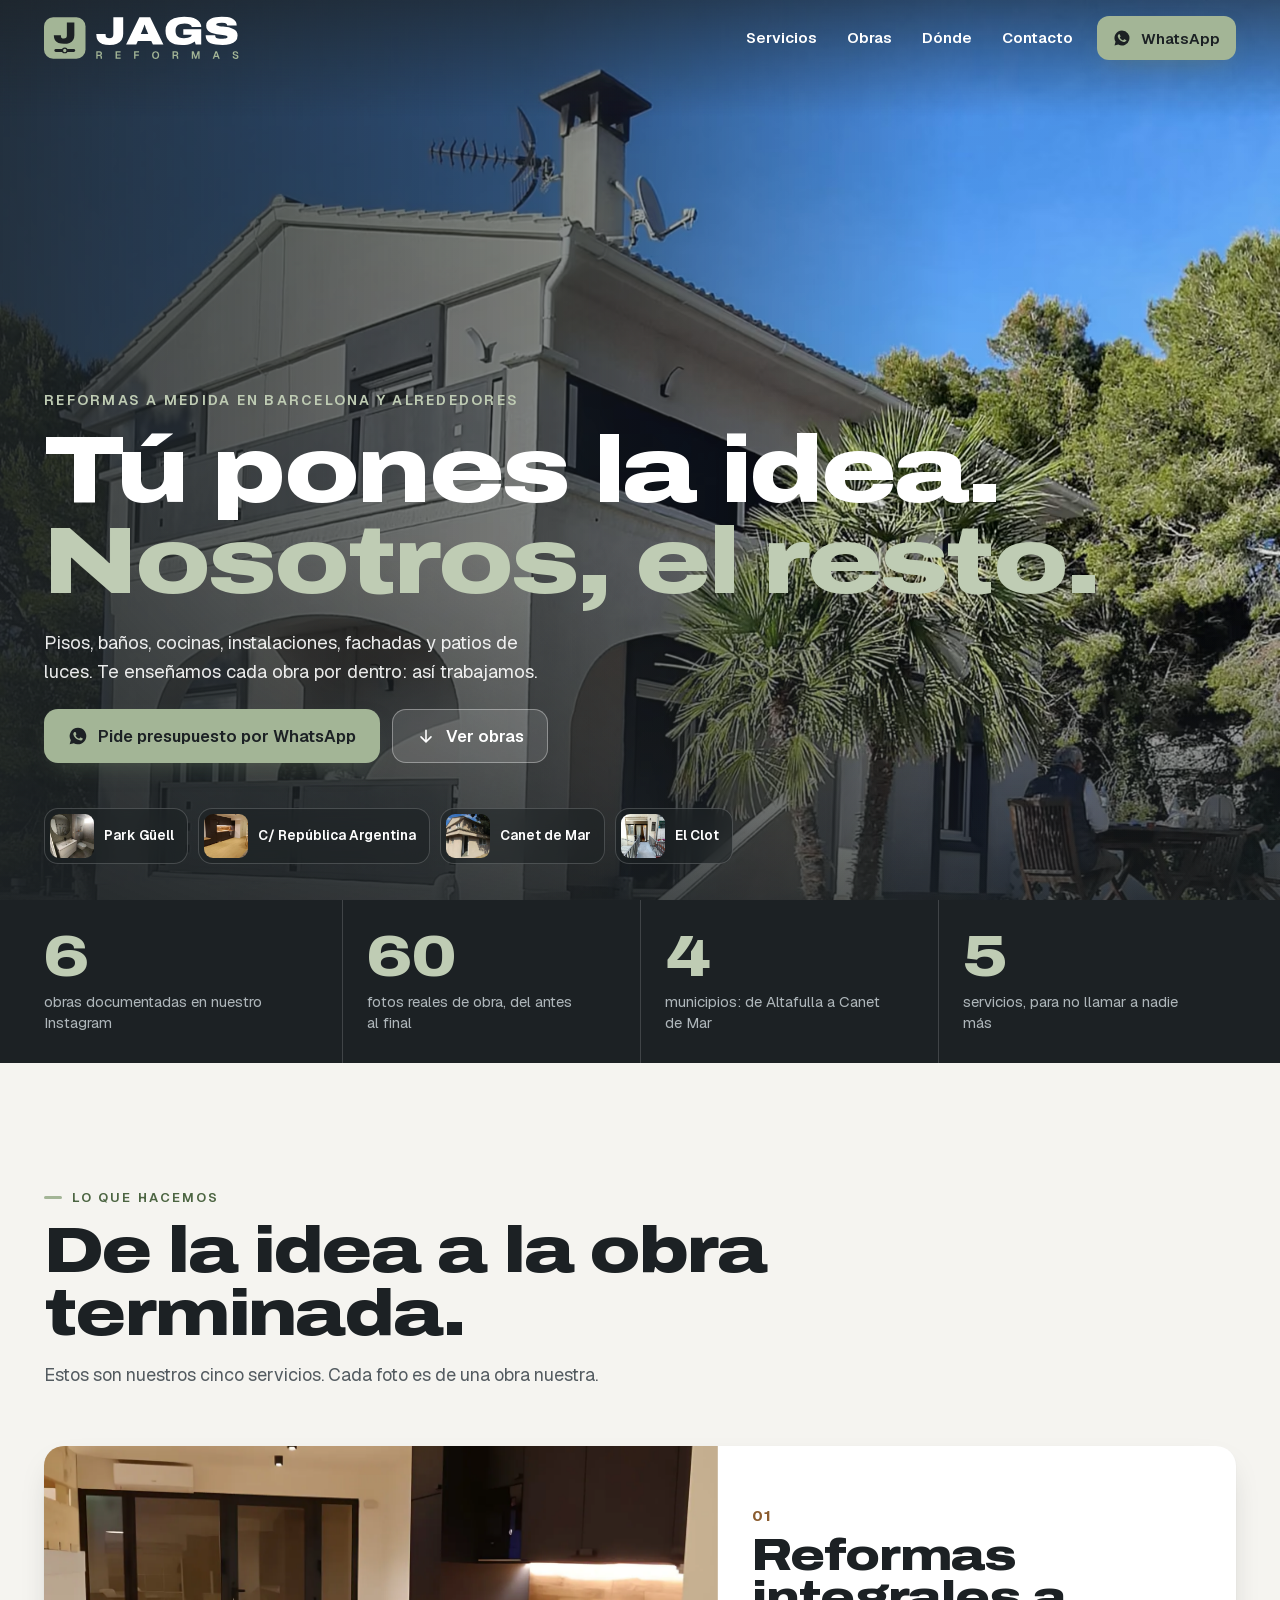
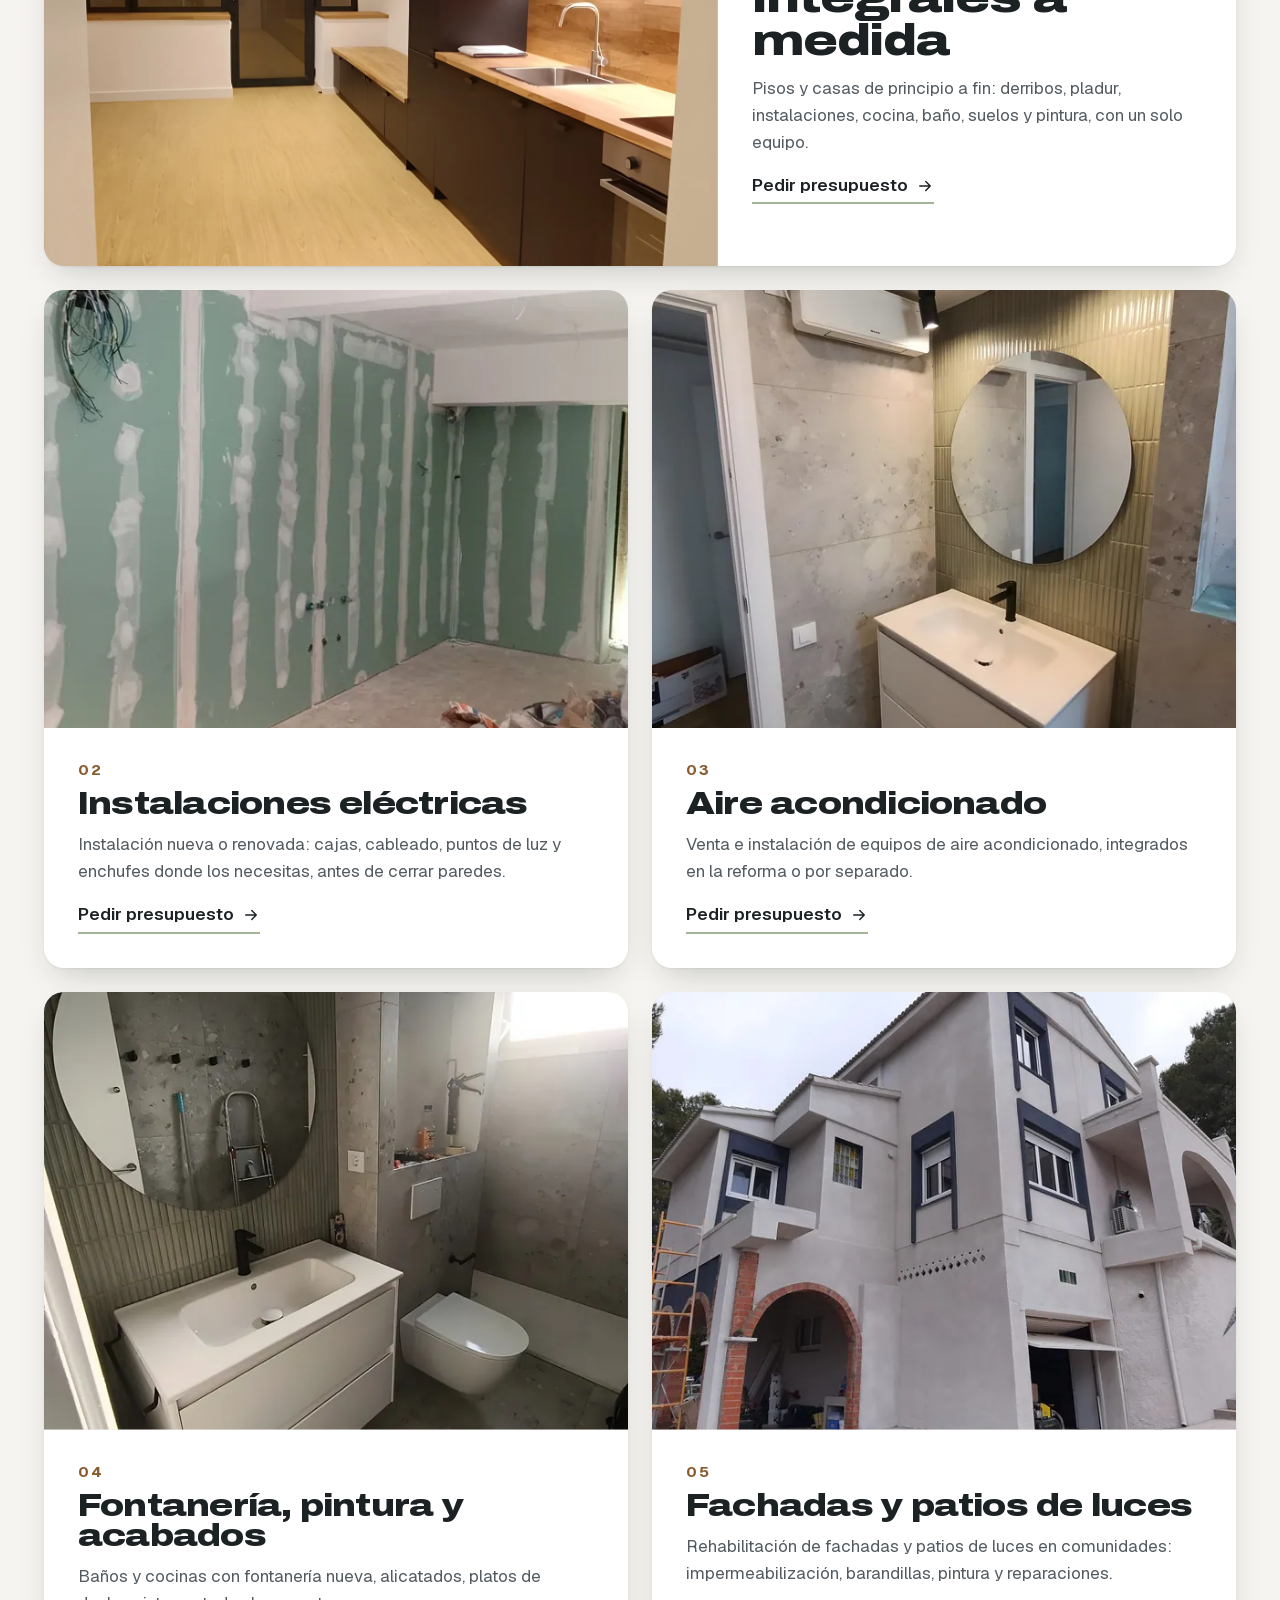
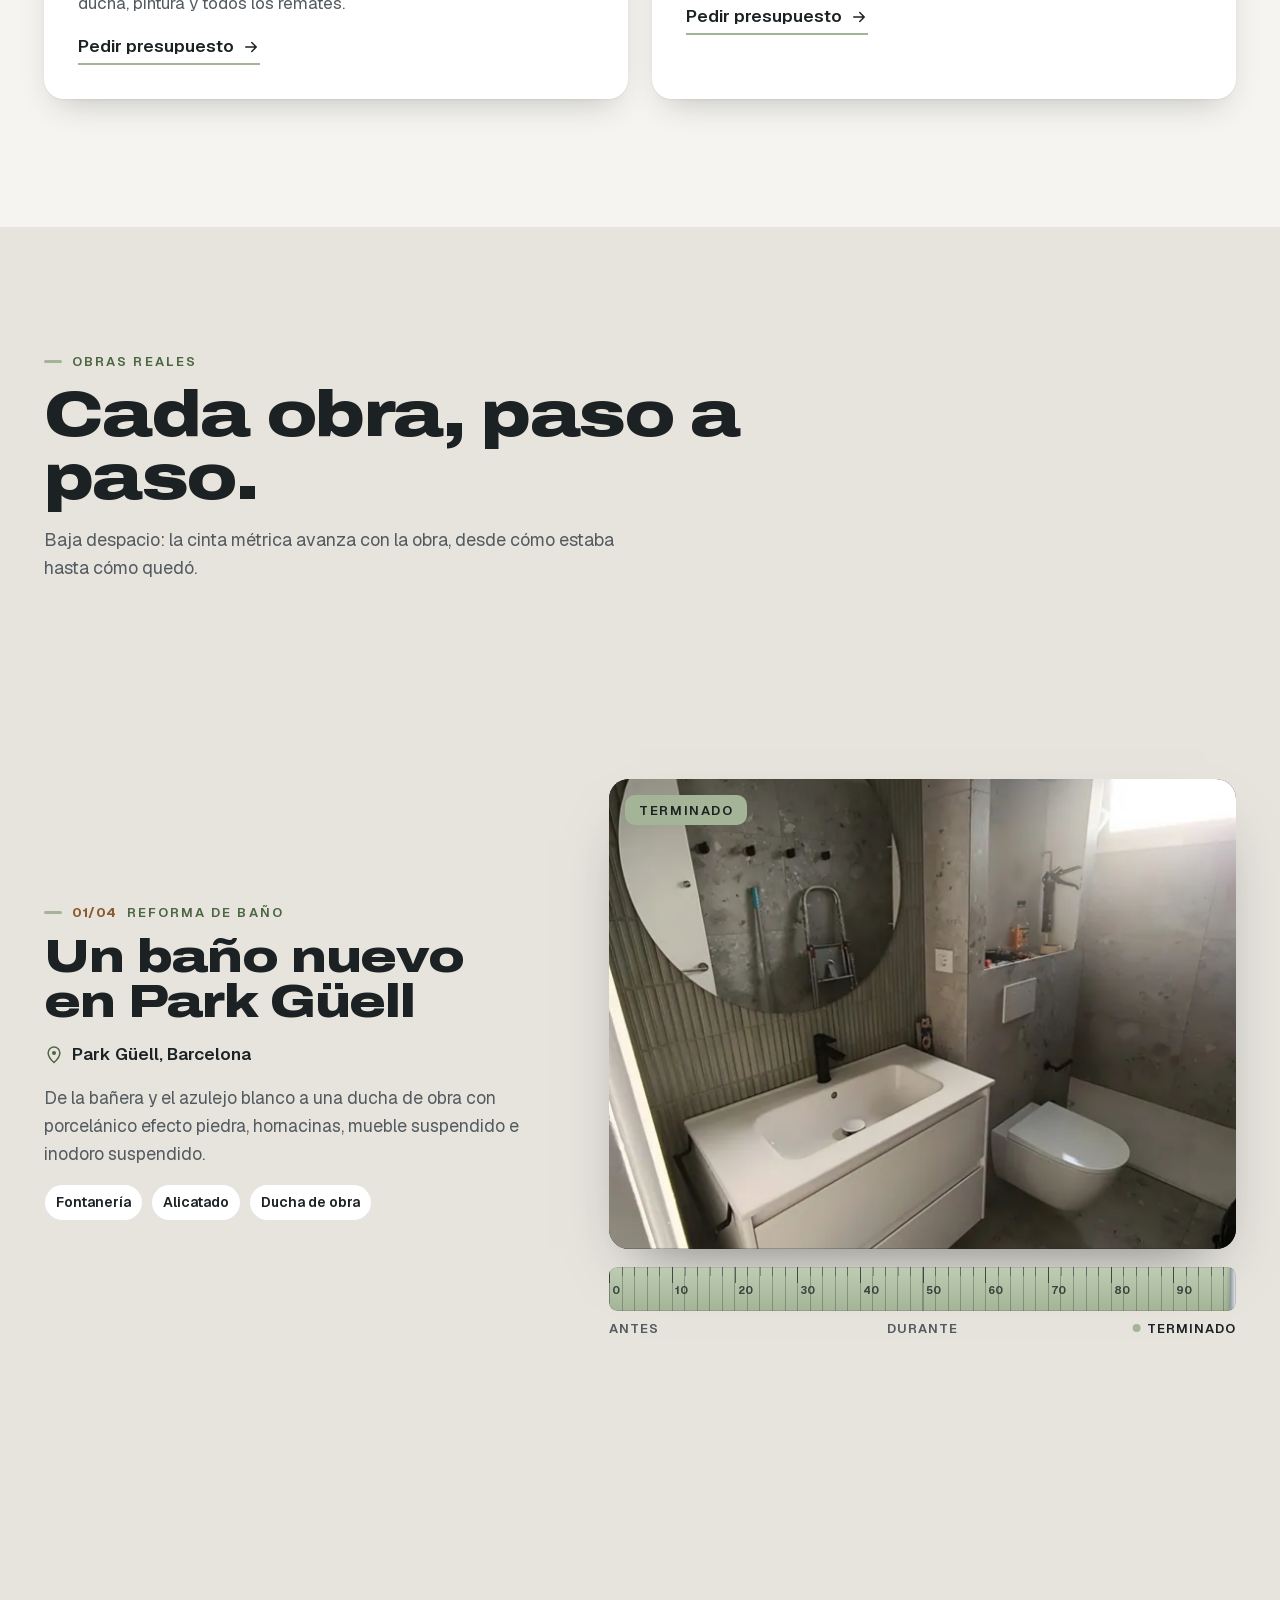
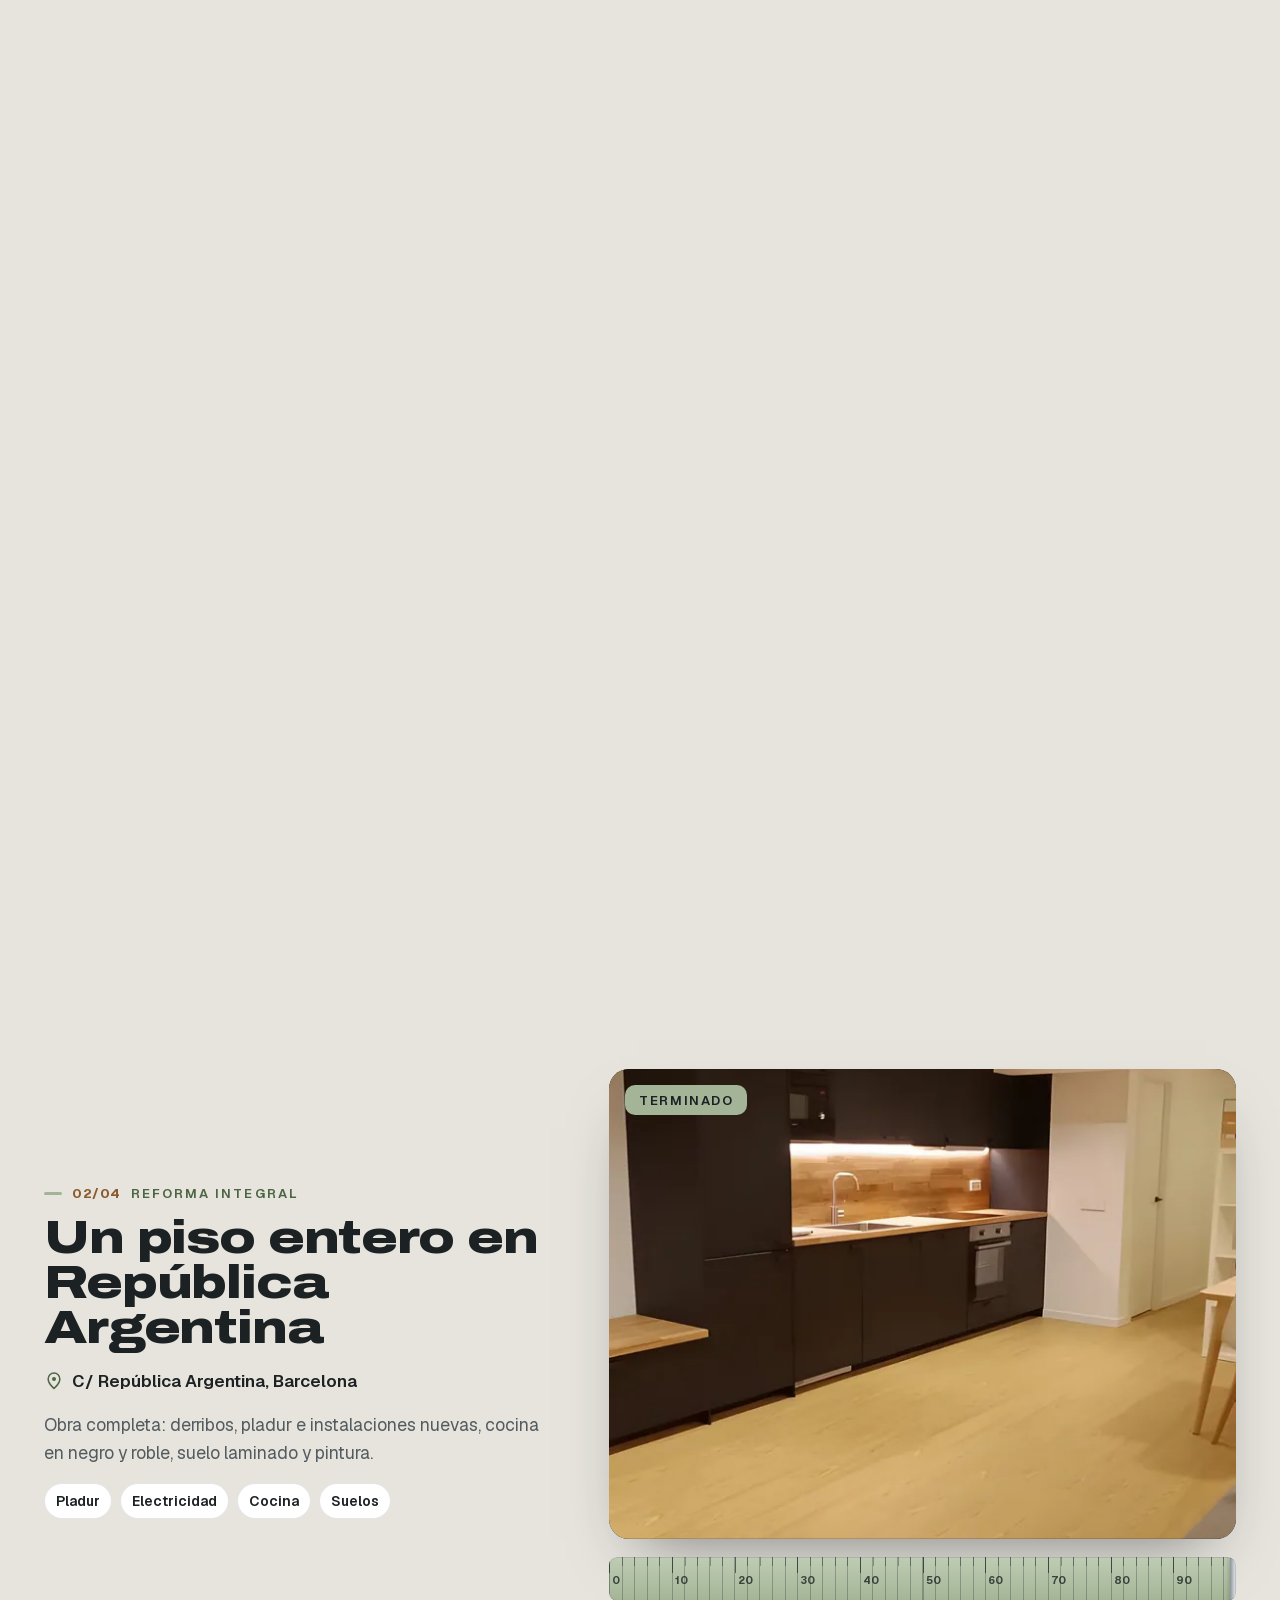
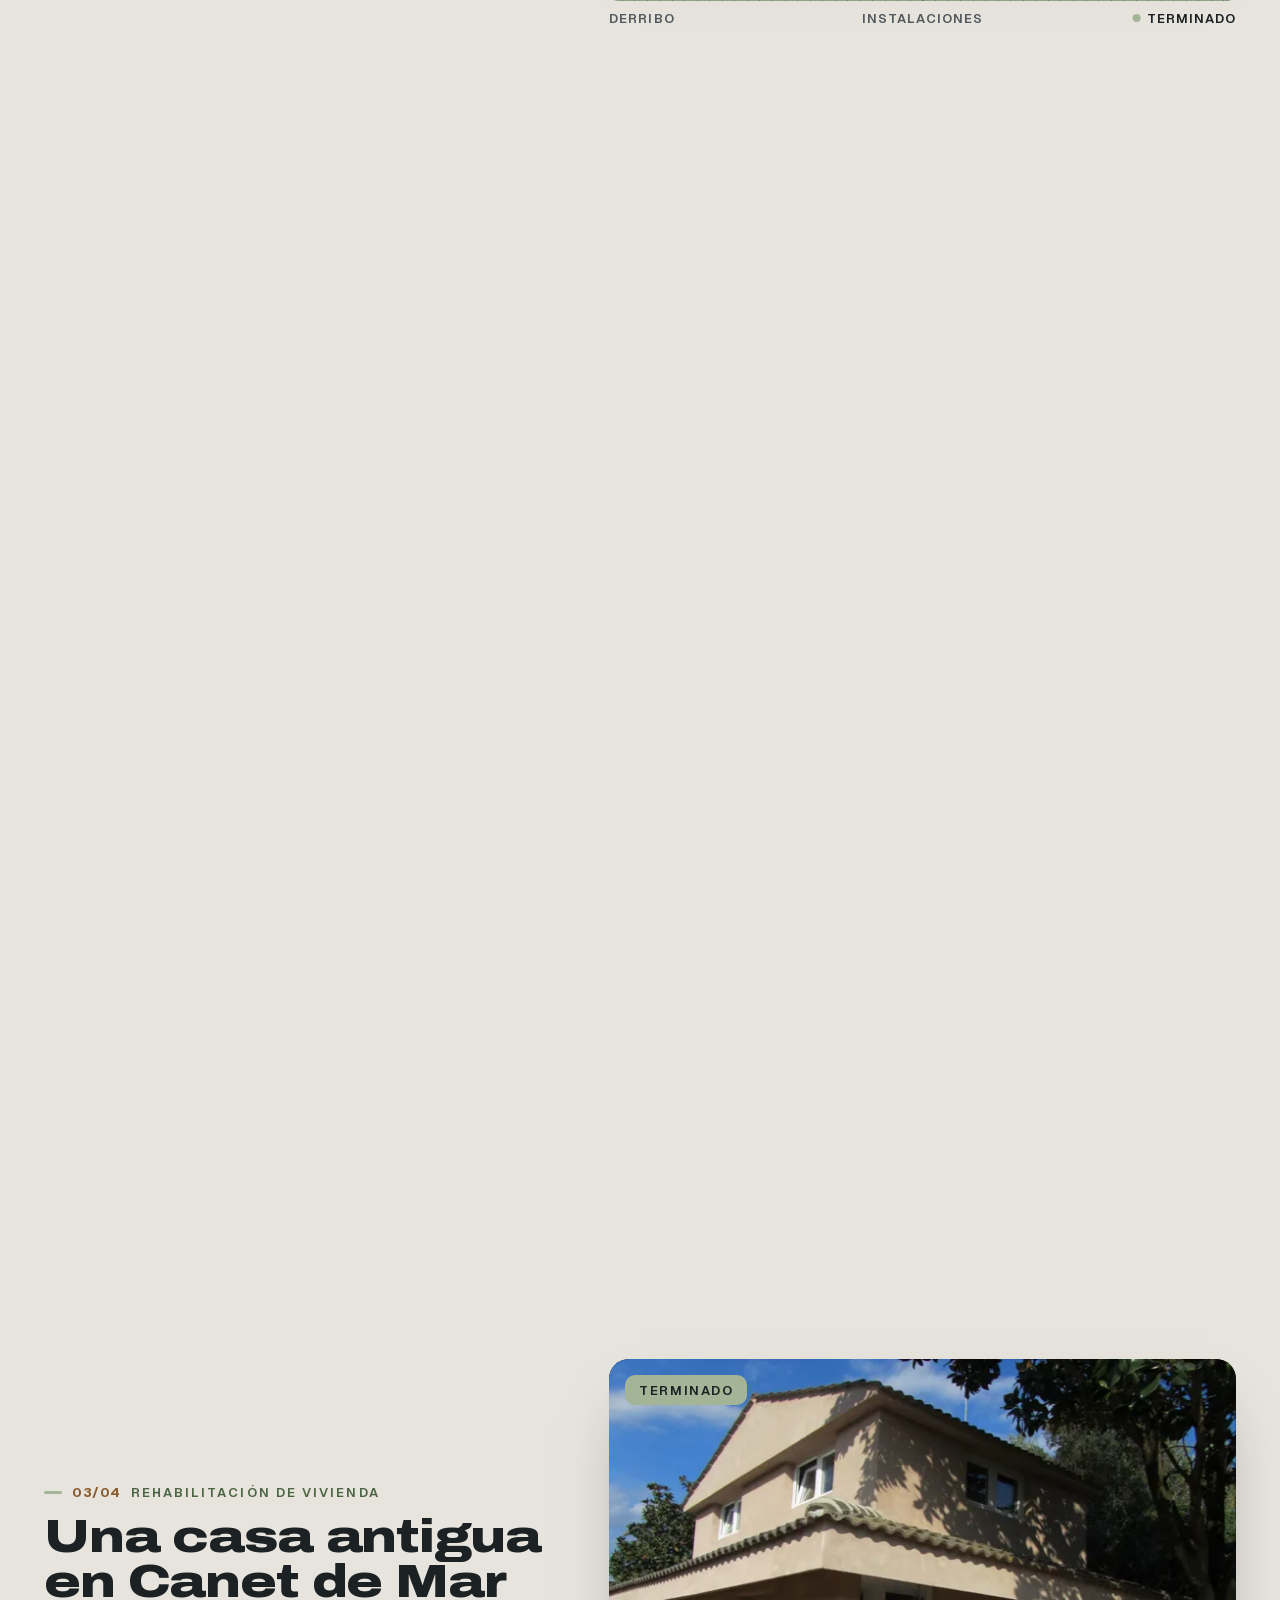
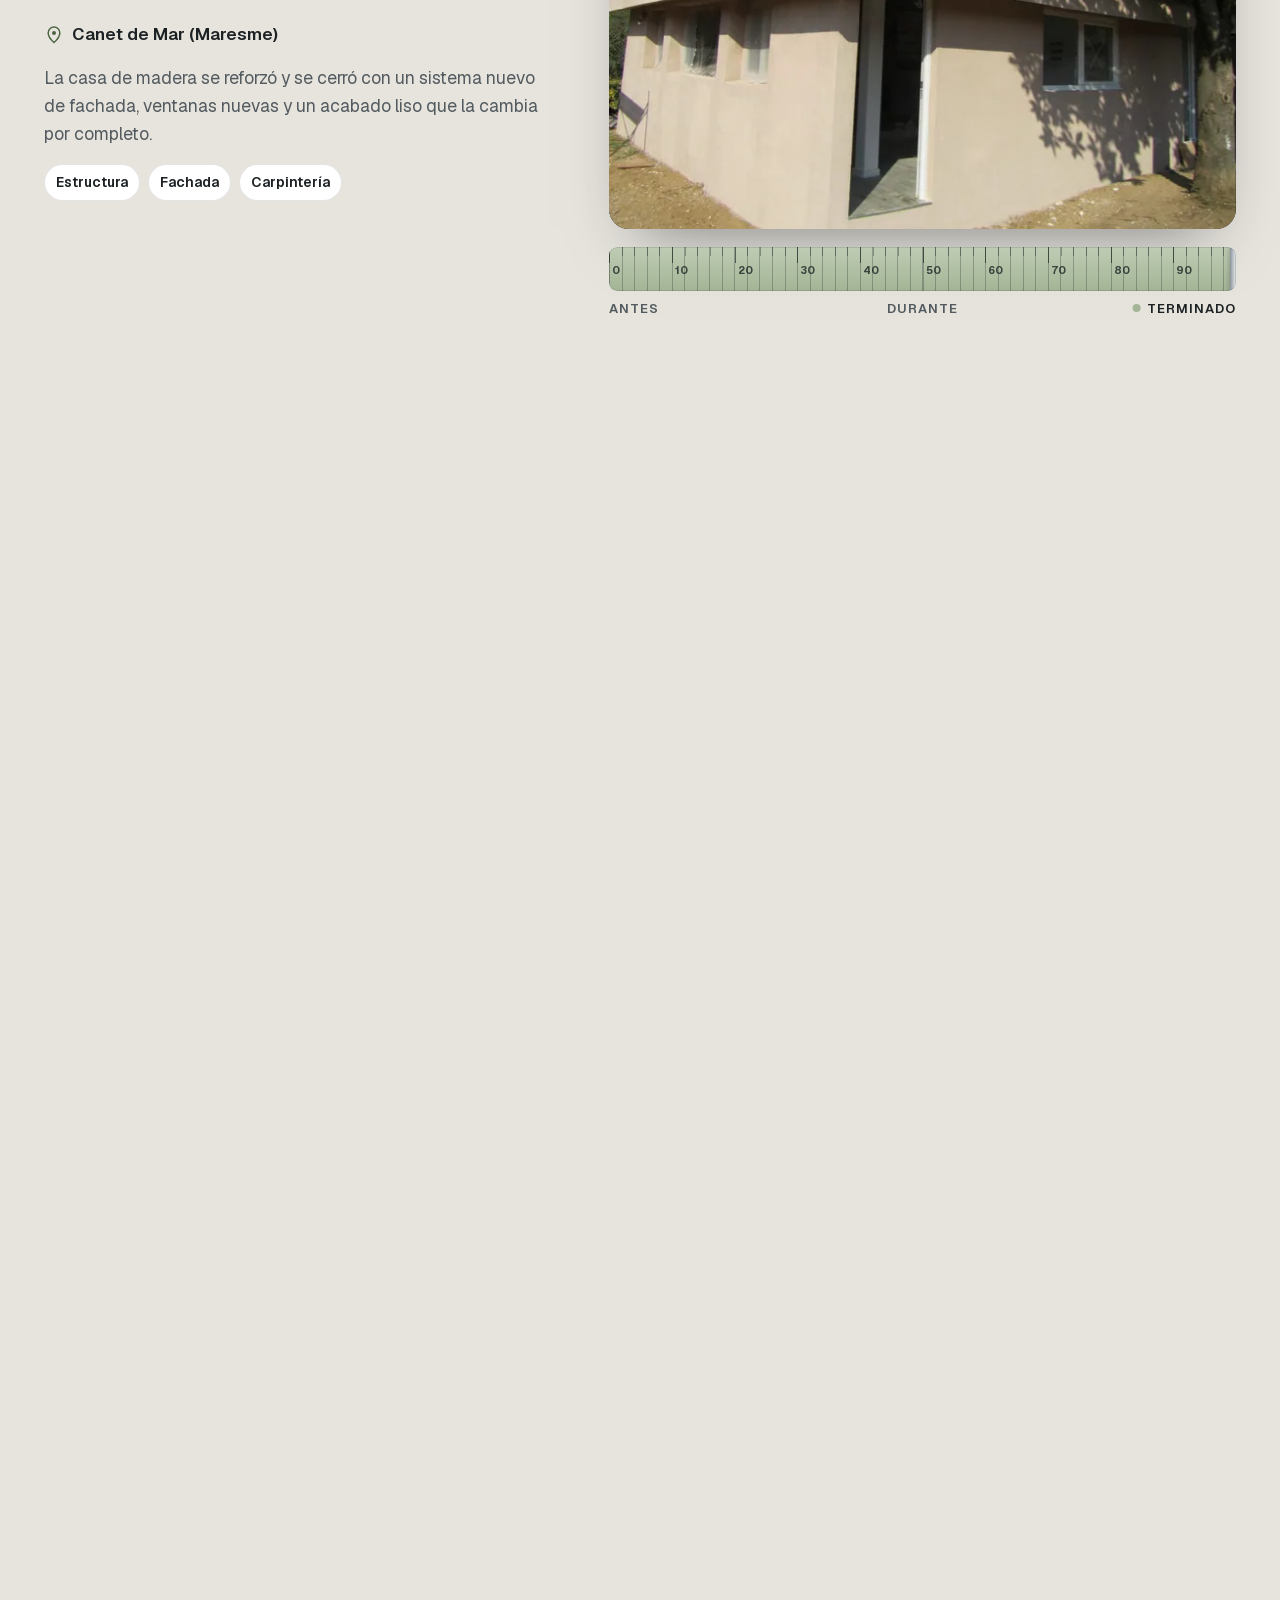
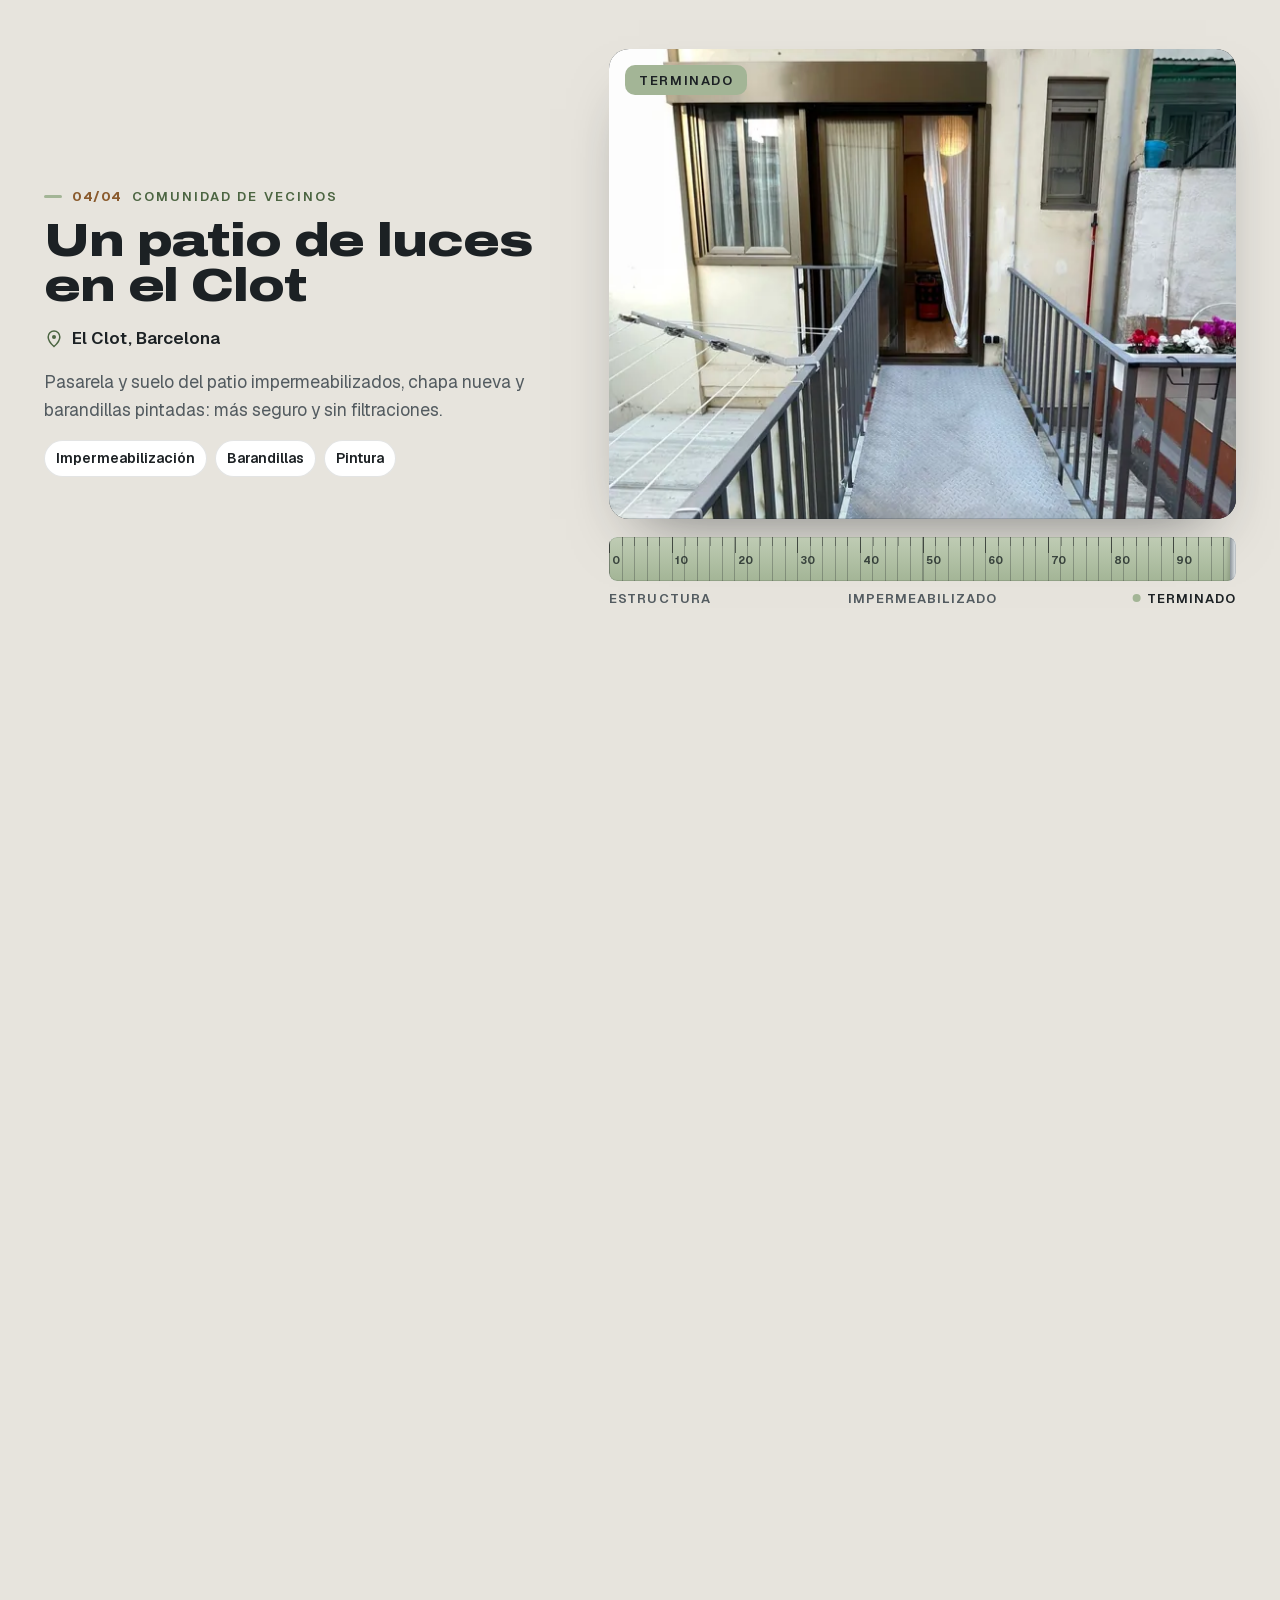
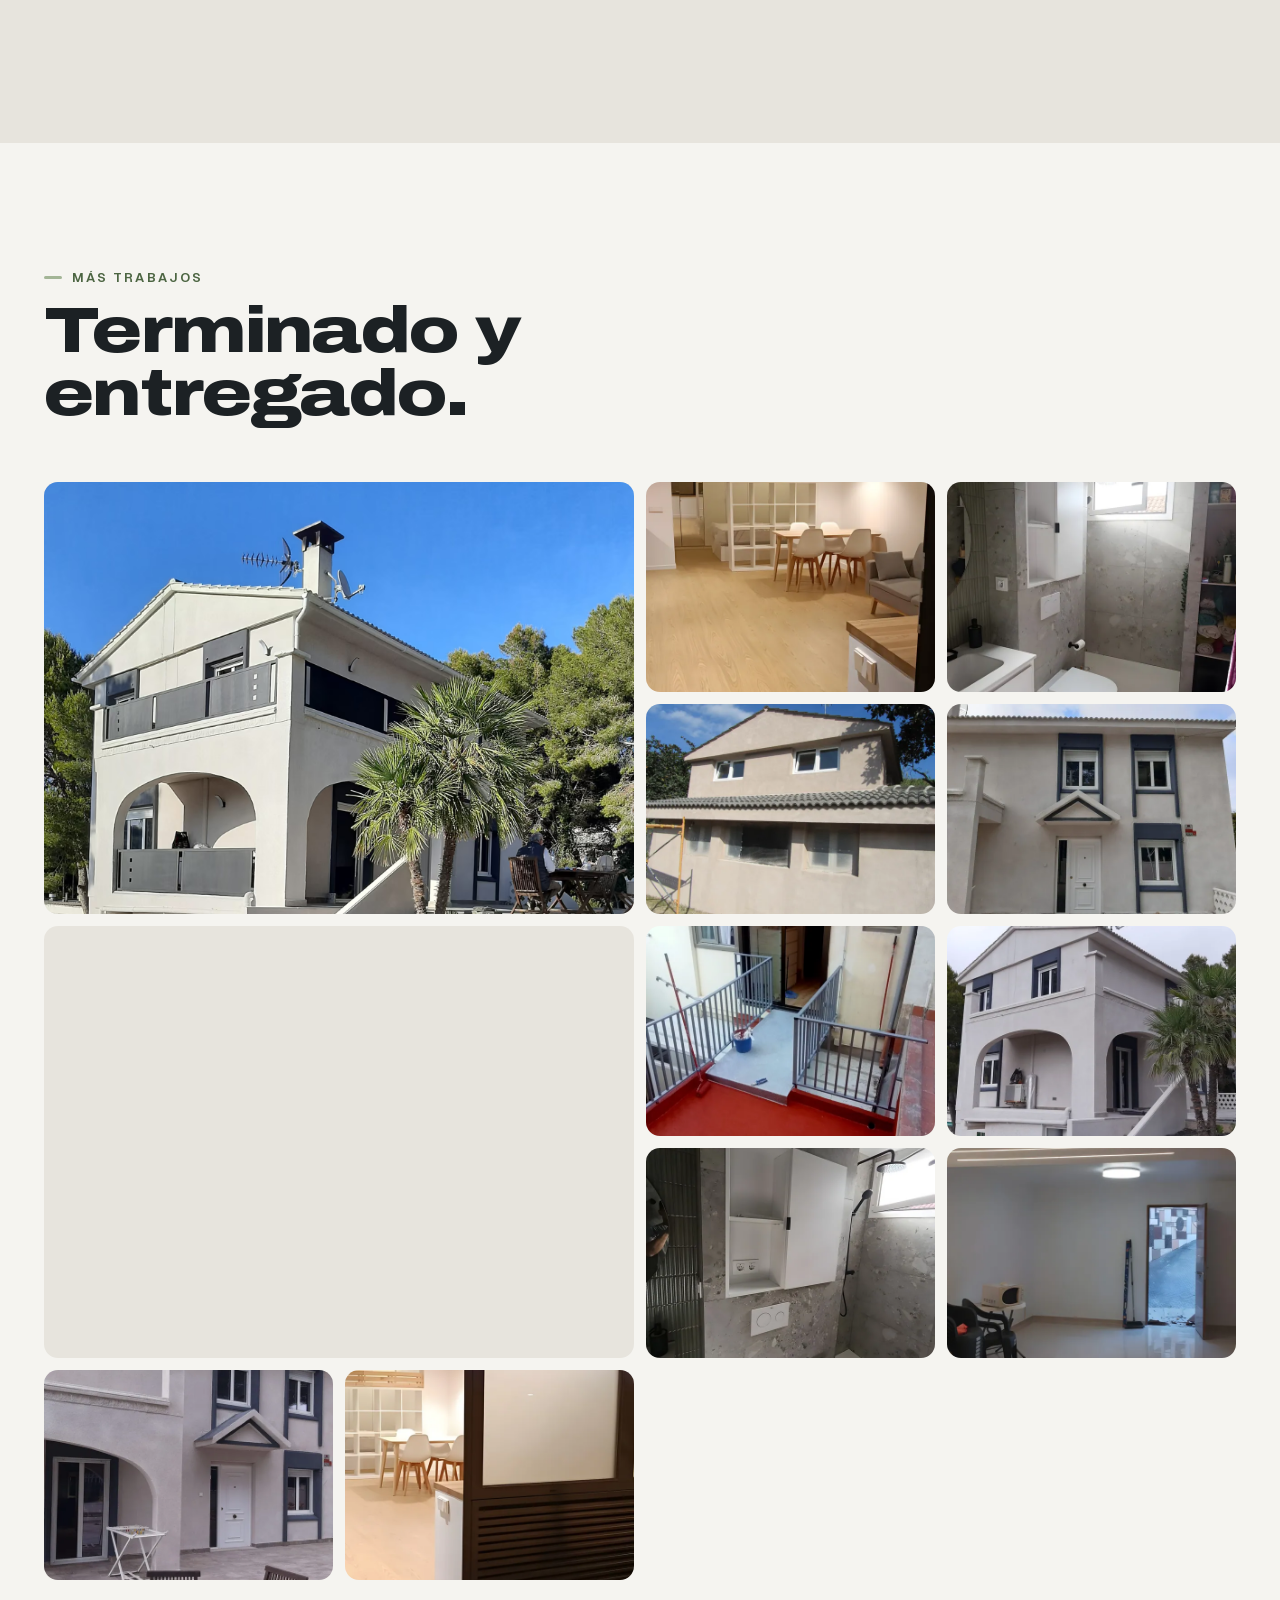
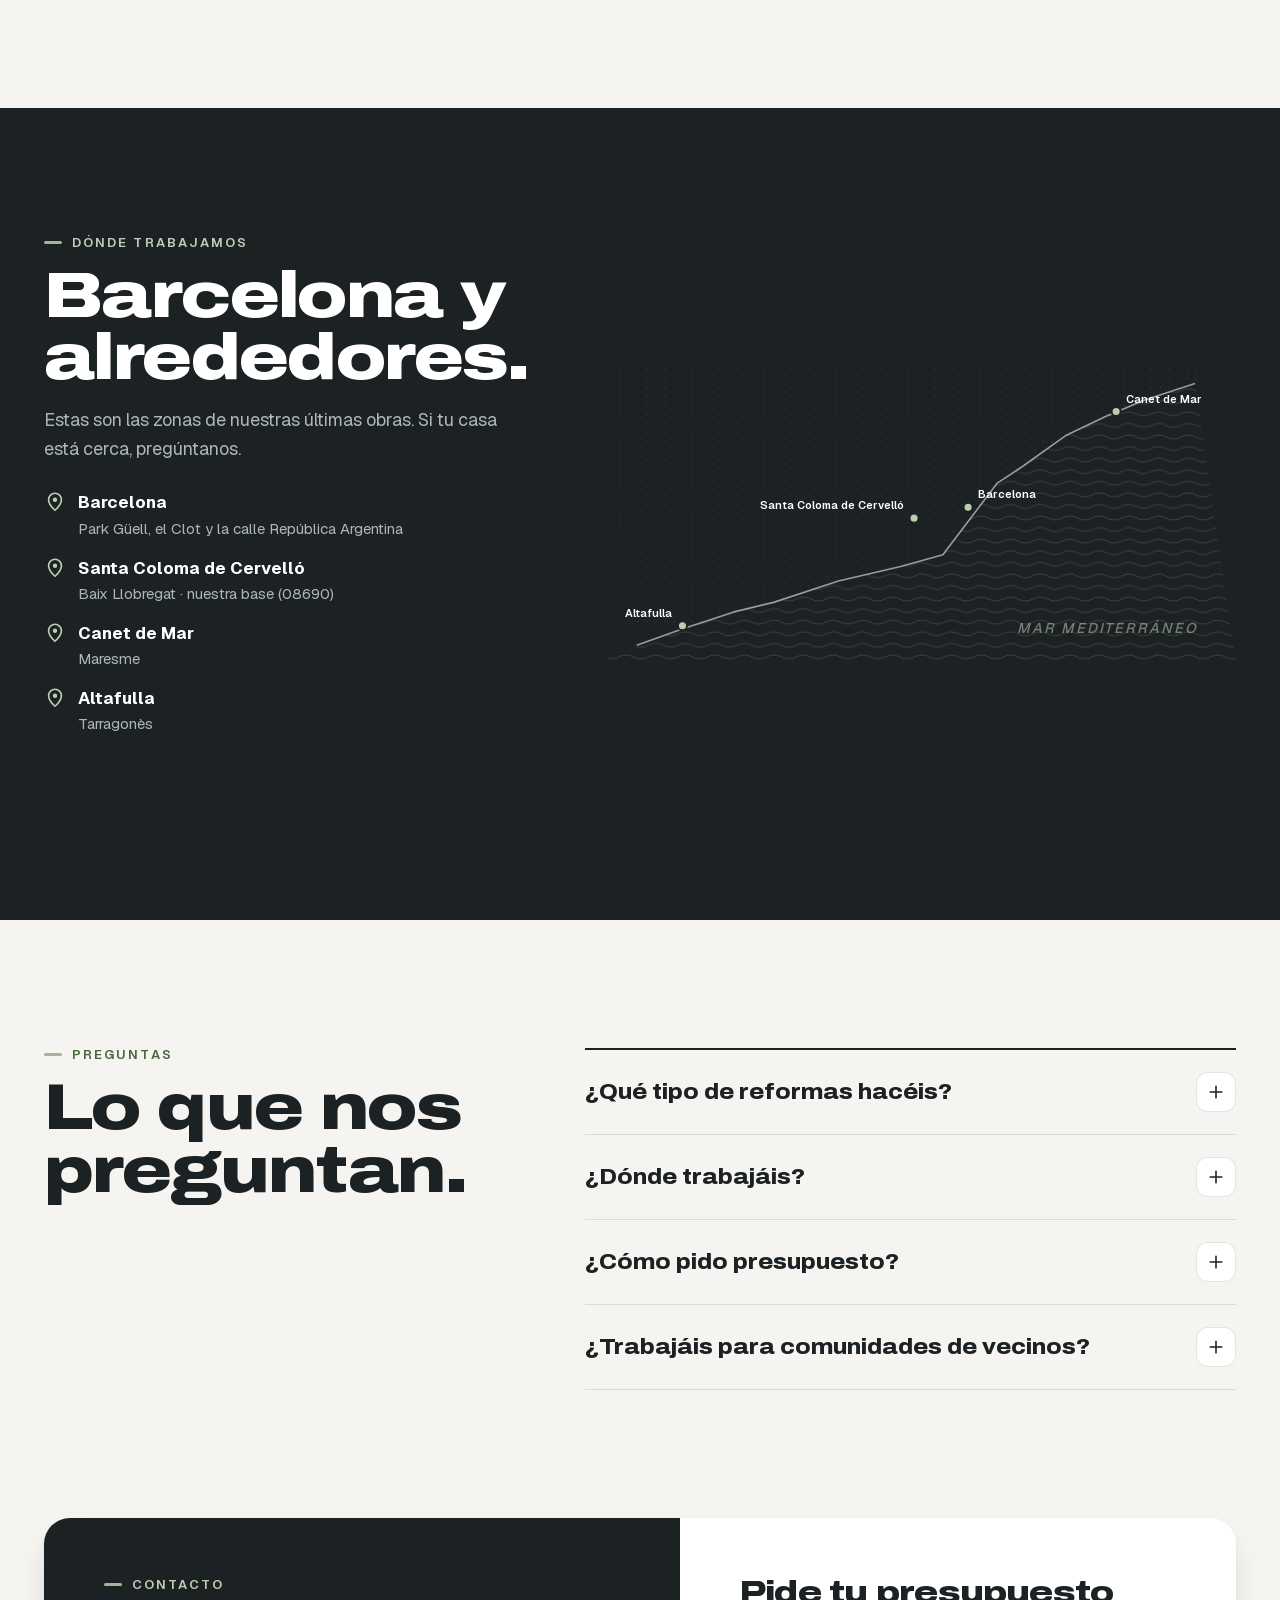
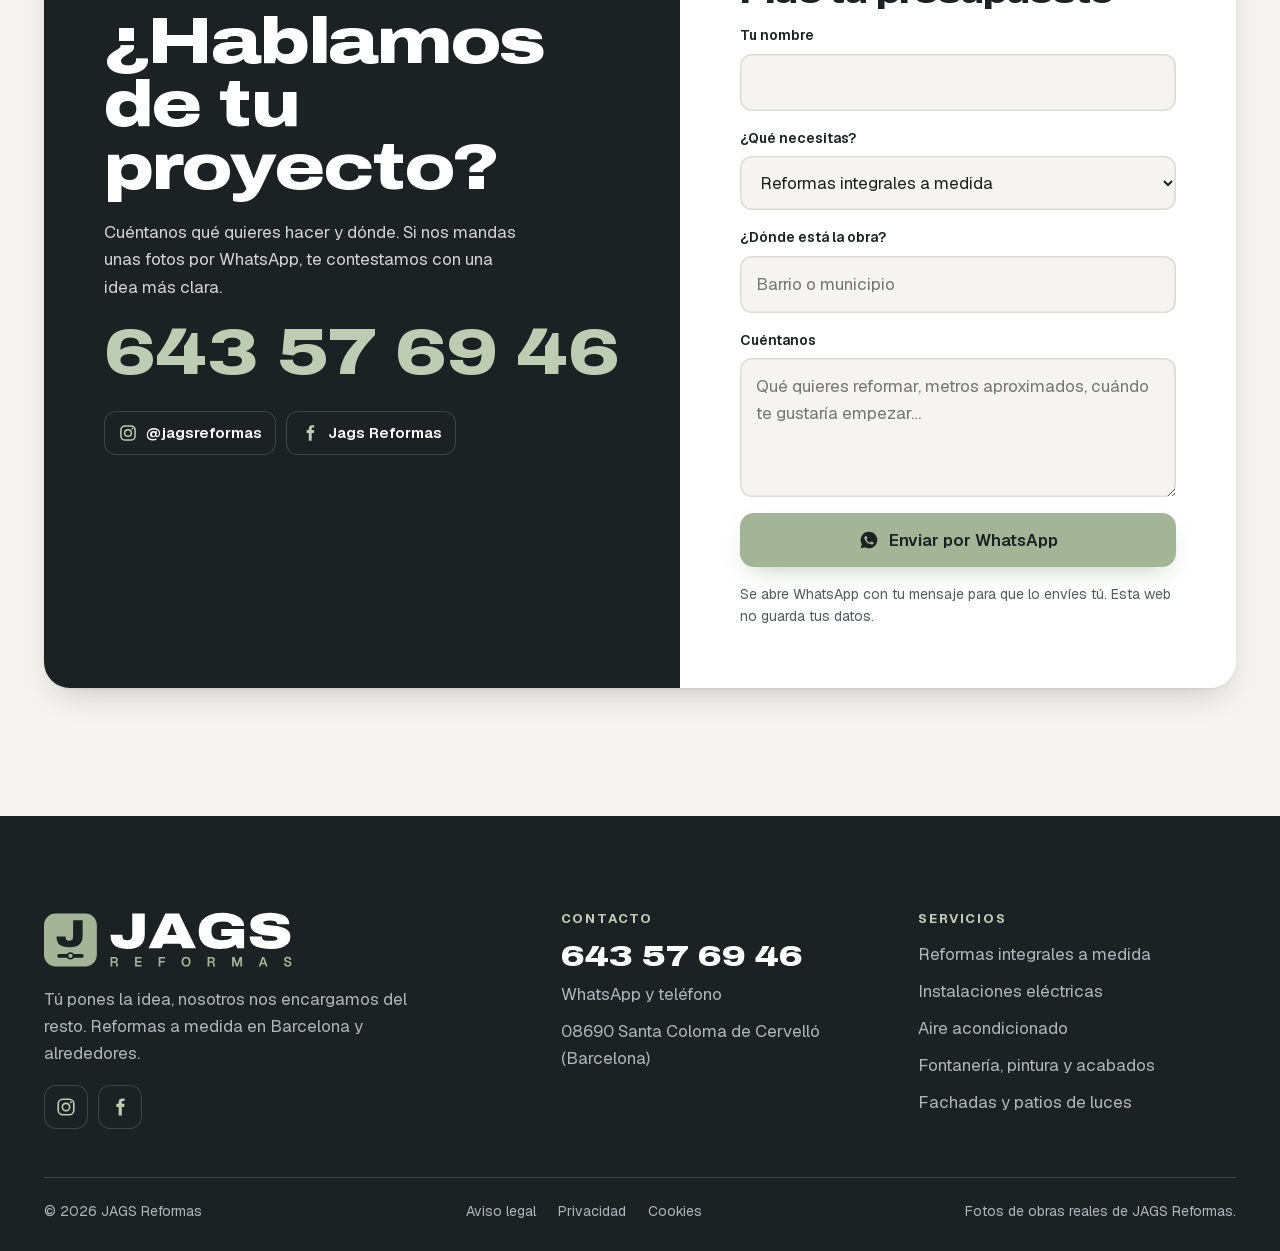
<file: index.html>
<!doctype html>
<html lang="es">
<head>
<meta charset="utf-8">
<meta name="viewport" content="width=device-width, initial-scale=1, viewport-fit=cover">
<title>JAGS Reformas · Reformas integrales a medida en Barcelona</title>
<meta name="description" content="Reformas integrales, baños, cocinas, electricidad, aire acondicionado, fachadas y patios de luces en Barcelona y alrededores. Mira nuestras obras y pide presupuesto por WhatsApp: 643 57 69 46.">
<link rel="canonical" href="https://nocodya-hue.github.io/jags-reformas/">
<meta name="theme-color" content="#1C2124">
<meta name="geo.region" content="ES-B"><meta name="geo.placename" content="Barcelona">
<meta property="og:type" content="website"><meta property="og:locale" content="es_ES"><meta property="og:site_name" content="JAGS Reformas">
<meta property="og:title" content="JAGS Reformas · Reformas integrales a medida en Barcelona"><meta property="og:description" content="Reformas integrales, baños, cocinas, electricidad, aire acondicionado, fachadas y patios de luces en Barcelona y alrededores. Mira nuestras obras y pide presupuesto por WhatsApp: 643 57 69 46."><meta property="og:url" content="https://nocodya-hue.github.io/jags-reformas/">
<meta property="og:image" content="https://nocodya-hue.github.io/jags-reformas/media/compartir.jpg"><meta property="og:image:width" content="1200"><meta property="og:image:height" content="630">
<meta name="twitter:card" content="summary_large_image">
<link rel="icon" href="media/icono-jags.svg" type="image/svg+xml"><link rel="apple-touch-icon" href="media/icono-180.png">
<link rel="preload" href="fonts/archivo-var.woff2" as="font" type="font/woff2" crossorigin>
<link rel="preload" href="fonts/geist-var.woff2" as="font" type="font/woff2" crossorigin>
<link rel="preload" as="image" type="image/avif" imagesrcset="media/img/altafulla-07-640.avif 640w, media/img/altafulla-07-1080.avif 1080w, media/img/altafulla-07-1600.avif 1600w, media/img/altafulla-07-1952.avif 1952w" imagesizes="100vw" fetchpriority="high">
<link rel="stylesheet" href="css/main.css?v=mvqz0ihy">
<script>document.documentElement.classList.add('js');setTimeout(function(){if(!window.__jags)document.documentElement.classList.remove('js')},3500)</script>
<script type="application/ld+json">{"@context":"https://schema.org","@type":"HomeAndConstructionBusiness","@id":"https://nocodya-hue.github.io/jags-reformas/#negocio","name":"JAGS Reformas","url":"https://nocodya-hue.github.io/jags-reformas/","telephone":"+34643576946","image":"https://nocodya-hue.github.io/jags-reformas/media/compartir.jpg","logo":"https://nocodya-hue.github.io/jags-reformas/media/icono-180.png","slogan":"Tú pones la idea, nosotros nos encargamos del resto.","address":{"@type":"PostalAddress","postalCode":"08690","addressLocality":"Santa Coloma de Cervelló","addressRegion":"Barcelona","addressCountry":"ES"},"areaServed":[{"@type":"City","name":"Barcelona"},{"@type":"City","name":"Santa Coloma de Cervelló"},{"@type":"City","name":"Canet de Mar"},{"@type":"City","name":"Altafulla"}],"sameAs":["https://www.instagram.com/jagsreformas/","https://www.facebook.com/p/Jags-Reformas-61595894570895/"],"hasOfferCatalog":{"@type":"OfferCatalog","name":"Servicios","itemListElement":[{"@type":"Offer","itemOffered":{"@type":"Service","name":"Reformas integrales a medida","description":"Pisos y casas de principio a fin: derribos, pladur, instalaciones, cocina, baño, suelos y pintura, con un solo equipo.","areaServed":"Barcelona"}},{"@type":"Offer","itemOffered":{"@type":"Service","name":"Instalaciones eléctricas","description":"Instalación nueva o renovada: cajas, cableado, puntos de luz y enchufes donde los necesitas, antes de cerrar paredes.","areaServed":"Barcelona"}},{"@type":"Offer","itemOffered":{"@type":"Service","name":"Aire acondicionado","description":"Venta e instalación de equipos de aire acondicionado, integrados en la reforma o por separado.","areaServed":"Barcelona"}},{"@type":"Offer","itemOffered":{"@type":"Service","name":"Fontanería, pintura y acabados","description":"Baños y cocinas con fontanería nueva, alicatados, platos de ducha, pintura y todos los remates.","areaServed":"Barcelona"}},{"@type":"Offer","itemOffered":{"@type":"Service","name":"Fachadas y patios de luces","description":"Rehabilitación de fachadas y patios de luces en comunidades: impermeabilización, barandillas, pintura y reparaciones.","areaServed":"Barcelona"}}]}}</script>
<script type="application/ld+json">{"@context":"https://schema.org","@type":"FAQPage","mainEntity":[{"@type":"Question","name":"¿Qué tipo de reformas hacéis?","acceptedAnswer":{"@type":"Answer","text":"Reformas integrales a medida, instalaciones eléctricas, aire acondicionado, fontanería, pintura y acabados, y reformas de fachadas y patios de luces en comunidades."}},{"@type":"Question","name":"¿Dónde trabajáis?","acceptedAnswer":{"@type":"Answer","text":"En Barcelona y alrededores. Hemos hecho obras en Barcelona (Park Güell, el Clot, República Argentina), en Canet de Mar y en Altafulla."}},{"@type":"Question","name":"¿Cómo pido presupuesto?","acceptedAnswer":{"@type":"Answer","text":"Escríbenos por WhatsApp al 643 57 69 46 contándonos qué quieres hacer y dónde. Si nos mandas unas fotos, mejor."}},{"@type":"Question","name":"¿Trabajáis para comunidades de vecinos?","acceptedAnswer":{"@type":"Answer","text":"Sí: rehabilitamos fachadas y patios de luces en comunidades, con impermeabilización, barandillas, pintura y reparaciones."}}]}</script>
</head>
<body>
<a class="saltar" href="#contenido">Saltar al contenido</a>
<header class="cab cab--hero" data-cab>
  <a class="cab__marca" href="./" aria-label="JAGS Reformas, inicio"><span class="cab__logo cab__logo--blanco"><svg xmlns="http://www.w3.org/2000/svg" viewBox="0 -2 315 71" role="img" aria-label="JAGS Reformas"><rect x="0" y="0" width="67" height="67" rx="14.7" fill="#A3B596"/><path d="M32.3 42.8Q27.1 42.8 23.4 41.5Q19.7 40.2 17.8 37.3Q15.9 34.4 15.9 30.0V29.2H27.3V30.1Q27.3 32.4 28.5 33.4Q29.6 34.4 31.9 34.4Q34.5 34.4 35.7 33.2Q36.9 32.1 36.9 29.2V8.6H49.0V28.9Q49.0 33.8 47.0 36.8Q45.0 39.9 41.3 41.4Q37.6 42.8 32.3 42.8Z" fill="#1C2124"/><rect x="16.8" y="51.3" width="33.5" height="4.7" rx="2.3" fill="#1C2124"/><circle cx="33.5" cy="53.6" r="3.7" fill="#A3B596" stroke="#1C2124" stroke-width="2.0"/><path d="M106.0 44.8Q99.0 44.8 94.2 43.0Q89.4 41.3 86.9 37.6Q84.4 33.8 84.4 27.9V26.9H99.4V28.1Q99.4 31.2 100.9 32.5Q102.4 33.8 105.4 33.8Q108.8 33.8 110.4 32.2Q111.9 30.7 111.9 26.9V-0.1H127.8V26.5Q127.8 32.9 125.2 36.9Q122.6 41.0 117.7 42.9Q112.8 44.8 106.0 44.8ZM132.5 44.0 153.9 -0.1H171.3L192.7 44.0H175.7L173.1 38.2H151.4L148.9 44.0ZM156.2 27.2H168.2L165.2 19.8Q165.0 19.2 164.7 18.4Q164.3 17.5 163.9 16.4Q163.6 15.3 163.2 14.2Q162.9 13.1 162.5 12.3H162.1Q161.7 13.3 161.2 14.8Q160.7 16.2 160.2 17.5Q159.7 18.9 159.3 19.8ZM223.0 44.8Q209.5 44.8 202.8 39.1Q196.1 33.5 196.1 21.9Q196.1 14.4 199.6 9.3Q203.2 4.2 209.9 1.7Q216.7 -0.9 226.2 -0.9Q231.8 -0.9 236.8 0.2Q241.7 1.2 245.6 3.3Q249.4 5.4 251.5 8.5Q253.7 11.7 253.7 15.8H238.3Q238.3 14.5 237.4 13.4Q236.5 12.3 234.9 11.6Q233.3 10.8 231.2 10.5Q229.2 10.1 226.9 10.1Q223.2 10.1 220.5 10.8Q217.8 11.5 215.9 13.0Q214.1 14.4 213.2 16.5Q212.3 18.5 212.3 21.2V22.7Q212.3 26.5 213.8 29.0Q215.3 31.4 218.3 32.6Q221.3 33.8 225.9 33.8Q229.2 33.8 232.0 33.2Q234.8 32.6 236.5 31.5Q238.2 30.3 238.2 28.6V28.3H224.8V19.4H253.7V44.0H244.8L243.3 39.1Q240.8 41.0 237.7 42.3Q234.6 43.6 231.0 44.2Q227.3 44.8 223.0 44.8ZM288.1 44.8Q282.4 44.8 277.5 44.1Q272.5 43.4 268.8 41.8Q265.1 40.2 263.0 37.2Q260.9 34.3 260.9 29.9Q260.9 29.8 260.9 29.5Q260.9 29.3 260.9 29.1H276.4Q276.3 29.3 276.3 29.5Q276.3 29.8 276.3 30.0Q276.3 31.9 277.6 32.9Q278.9 33.9 281.2 34.3Q283.5 34.6 286.5 34.6Q287.7 34.6 289.0 34.6Q290.4 34.6 291.6 34.4Q292.9 34.3 293.9 33.9Q294.9 33.6 295.5 33.1Q296.1 32.5 296.1 31.7Q296.1 30.5 294.6 29.9Q293.2 29.2 290.7 28.9Q288.2 28.5 285.2 28.2Q282.2 27.9 278.9 27.4Q275.6 26.9 272.6 25.9Q269.5 25.0 267.0 23.4Q264.6 21.8 263.1 19.3Q261.7 16.8 261.7 13.2Q261.7 9.4 263.7 6.7Q265.7 4.0 269.2 2.3Q272.7 0.6 277.2 -0.1Q281.6 -0.9 286.5 -0.9Q291.5 -0.9 295.9 -0.2Q300.3 0.6 303.7 2.2Q307.0 3.8 309.0 6.4Q310.9 9.0 310.9 12.7V13.5H295.6V13.2Q295.6 11.9 294.7 10.9Q293.9 9.9 292.0 9.3Q290.2 8.7 287.2 8.7Q284.1 8.7 282.0 9.1Q280.0 9.5 279.0 10.2Q278.0 10.8 278.0 11.6Q278.0 12.8 279.4 13.4Q280.9 14.0 283.3 14.4Q285.8 14.8 288.9 15.1Q291.9 15.4 295.2 15.9Q298.4 16.4 301.5 17.2Q304.5 18.1 307.0 19.6Q309.5 21.2 310.9 23.5Q312.4 25.9 312.4 29.4Q312.4 34.8 309.2 38.2Q306.0 41.6 300.5 43.2Q295.0 44.8 288.1 44.8Z" fill="#FFFFFF"/><path d="M84.4 67.0V55.0H89.4Q90.7 55.0 91.6 55.4Q92.6 55.9 93.1 56.7Q93.6 57.5 93.6 58.6Q93.6 59.4 93.3 60.1Q92.9 60.7 92.3 61.1Q91.7 61.5 91.0 61.6L90.9 61.4Q92.1 61.4 92.7 61.9Q93.3 62.4 93.4 63.5L93.7 67.0H91.5L91.2 63.8Q91.2 63.1 90.8 62.8Q90.4 62.5 89.4 62.5H86.5V67.0ZM86.5 60.6H89.2Q90.2 60.6 90.8 60.1Q91.3 59.6 91.3 58.7Q91.3 57.8 90.8 57.4Q90.2 56.9 89.1 56.9H86.5ZM115.5 67.0V55.0H123.6V56.9H117.7V60.0H123.4V61.9H117.7V65.1H123.7V67.0ZM145.4 67.0V55.0H153.4V56.9H146.4L147.6 55.7V61.2L146.4 60.2H153.1V62.1H146.4L147.6 61.1V67.0ZM180.1 67.3Q178.3 67.3 177.0 66.5Q175.8 65.8 175.1 64.4Q174.4 63.0 174.4 61.0Q174.4 59.1 175.1 57.7Q175.8 56.3 177.0 55.5Q178.3 54.7 180.1 54.7Q181.9 54.7 183.2 55.5Q184.5 56.3 185.1 57.7Q185.8 59.1 185.8 61.0Q185.8 63.0 185.1 64.4Q184.5 65.8 183.2 66.5Q181.9 67.3 180.1 67.3ZM180.1 65.4Q181.2 65.4 182.0 64.8Q182.7 64.3 183.1 63.4Q183.6 62.4 183.6 61.0Q183.6 59.6 183.1 58.7Q182.7 57.7 182.0 57.2Q181.2 56.6 180.1 56.6Q179.0 56.6 178.2 57.2Q177.5 57.7 177.1 58.7Q176.7 59.6 176.7 61.0Q176.7 62.4 177.1 63.4Q177.5 64.3 178.2 64.8Q179.0 65.4 180.1 65.4ZM207.4 67.0V55.0H212.4Q213.7 55.0 214.7 55.4Q215.6 55.9 216.1 56.7Q216.6 57.5 216.6 58.6Q216.6 59.4 216.3 60.1Q215.9 60.7 215.3 61.1Q214.7 61.5 214.0 61.6L213.9 61.4Q215.1 61.4 215.7 61.9Q216.4 62.4 216.4 63.5L216.8 67.0H214.5L214.3 63.8Q214.2 63.1 213.8 62.8Q213.4 62.5 212.5 62.5H209.6V67.0ZM209.6 60.6H212.3Q213.3 60.6 213.8 60.1Q214.4 59.6 214.4 58.7Q214.4 57.8 213.8 57.4Q213.2 56.9 212.2 56.9H209.6ZM238.5 67.0V55.0H241.5L244.8 64.3L248.1 55.0H251.1V67.0H248.9V58.7L245.8 67.0H243.7L240.7 58.7V67.0ZM272.2 67.0 276.6 55.0H279.2L283.6 67.0H281.3L280.3 64.2H275.5L274.5 67.0ZM276.2 62.3H279.6L277.9 57.2ZM309.3 67.3Q307.8 67.3 306.7 66.7Q305.6 66.2 305.0 65.3Q304.4 64.3 304.3 63.1L306.5 63.0Q306.6 63.7 307.0 64.3Q307.3 64.8 307.9 65.1Q308.5 65.4 309.3 65.4Q310.0 65.4 310.5 65.2Q311.0 65.0 311.3 64.7Q311.5 64.3 311.5 63.8Q311.5 63.4 311.3 63.0Q311.1 62.6 310.5 62.4Q309.8 62.1 308.6 61.8Q307.1 61.4 306.2 61.0Q305.3 60.6 304.9 59.9Q304.5 59.3 304.5 58.3Q304.5 57.2 305.0 56.4Q305.6 55.6 306.5 55.2Q307.5 54.7 308.8 54.7Q310.3 54.7 311.3 55.2Q312.3 55.8 312.9 56.7Q313.4 57.6 313.6 58.7L311.3 58.8Q311.3 58.2 311.0 57.7Q310.6 57.2 310.1 56.9Q309.6 56.6 308.8 56.6Q307.9 56.6 307.3 57.1Q306.8 57.5 306.8 58.2Q306.8 58.7 307.0 59.0Q307.2 59.3 307.8 59.6Q308.4 59.8 309.5 60.0Q311.1 60.4 312.0 60.9Q313.0 61.4 313.4 62.1Q313.8 62.8 313.8 63.7Q313.8 64.8 313.2 65.6Q312.7 66.4 311.6 66.8Q310.6 67.3 309.3 67.3Z" fill="#A3B596"/></svg></span><span class="cab__logo cab__logo--oscuro"><svg xmlns="http://www.w3.org/2000/svg" viewBox="0 -2 315 71" role="img" aria-label="JAGS Reformas"><rect x="0" y="0" width="67" height="67" rx="14.7" fill="#A3B596"/><path d="M32.3 42.8Q27.1 42.8 23.4 41.5Q19.7 40.2 17.8 37.3Q15.9 34.4 15.9 30.0V29.2H27.3V30.1Q27.3 32.4 28.5 33.4Q29.6 34.4 31.9 34.4Q34.5 34.4 35.7 33.2Q36.9 32.1 36.9 29.2V8.6H49.0V28.9Q49.0 33.8 47.0 36.8Q45.0 39.9 41.3 41.4Q37.6 42.8 32.3 42.8Z" fill="#1C2124"/><rect x="16.8" y="51.3" width="33.5" height="4.7" rx="2.3" fill="#1C2124"/><circle cx="33.5" cy="53.6" r="3.7" fill="#A3B596" stroke="#1C2124" stroke-width="2.0"/><path d="M106.0 44.8Q99.0 44.8 94.2 43.0Q89.4 41.3 86.9 37.6Q84.4 33.8 84.4 27.9V26.9H99.4V28.1Q99.4 31.2 100.9 32.5Q102.4 33.8 105.4 33.8Q108.8 33.8 110.4 32.2Q111.9 30.7 111.9 26.9V-0.1H127.8V26.5Q127.8 32.9 125.2 36.9Q122.6 41.0 117.7 42.9Q112.8 44.8 106.0 44.8ZM132.5 44.0 153.9 -0.1H171.3L192.7 44.0H175.7L173.1 38.2H151.4L148.9 44.0ZM156.2 27.2H168.2L165.2 19.8Q165.0 19.2 164.7 18.4Q164.3 17.5 163.9 16.4Q163.6 15.3 163.2 14.2Q162.9 13.1 162.5 12.3H162.1Q161.7 13.3 161.2 14.8Q160.7 16.2 160.2 17.5Q159.7 18.9 159.3 19.8ZM223.0 44.8Q209.5 44.8 202.8 39.1Q196.1 33.5 196.1 21.9Q196.1 14.4 199.6 9.3Q203.2 4.2 209.9 1.7Q216.7 -0.9 226.2 -0.9Q231.8 -0.9 236.8 0.2Q241.7 1.2 245.6 3.3Q249.4 5.4 251.5 8.5Q253.7 11.7 253.7 15.8H238.3Q238.3 14.5 237.4 13.4Q236.5 12.3 234.9 11.6Q233.3 10.8 231.2 10.5Q229.2 10.1 226.9 10.1Q223.2 10.1 220.5 10.8Q217.8 11.5 215.9 13.0Q214.1 14.4 213.2 16.5Q212.3 18.5 212.3 21.2V22.7Q212.3 26.5 213.8 29.0Q215.3 31.4 218.3 32.6Q221.3 33.8 225.9 33.8Q229.2 33.8 232.0 33.2Q234.8 32.6 236.5 31.5Q238.2 30.3 238.2 28.6V28.3H224.8V19.4H253.7V44.0H244.8L243.3 39.1Q240.8 41.0 237.7 42.3Q234.6 43.6 231.0 44.2Q227.3 44.8 223.0 44.8ZM288.1 44.8Q282.4 44.8 277.5 44.1Q272.5 43.4 268.8 41.8Q265.1 40.2 263.0 37.2Q260.9 34.3 260.9 29.9Q260.9 29.8 260.9 29.5Q260.9 29.3 260.9 29.1H276.4Q276.3 29.3 276.3 29.5Q276.3 29.8 276.3 30.0Q276.3 31.9 277.6 32.9Q278.9 33.9 281.2 34.3Q283.5 34.6 286.5 34.6Q287.7 34.6 289.0 34.6Q290.4 34.6 291.6 34.4Q292.9 34.3 293.9 33.9Q294.9 33.6 295.5 33.1Q296.1 32.5 296.1 31.7Q296.1 30.5 294.6 29.9Q293.2 29.2 290.7 28.9Q288.2 28.5 285.2 28.2Q282.2 27.9 278.9 27.4Q275.6 26.9 272.6 25.9Q269.5 25.0 267.0 23.4Q264.6 21.8 263.1 19.3Q261.7 16.8 261.7 13.2Q261.7 9.4 263.7 6.7Q265.7 4.0 269.2 2.3Q272.7 0.6 277.2 -0.1Q281.6 -0.9 286.5 -0.9Q291.5 -0.9 295.9 -0.2Q300.3 0.6 303.7 2.2Q307.0 3.8 309.0 6.4Q310.9 9.0 310.9 12.7V13.5H295.6V13.2Q295.6 11.9 294.7 10.9Q293.9 9.9 292.0 9.3Q290.2 8.7 287.2 8.7Q284.1 8.7 282.0 9.1Q280.0 9.5 279.0 10.2Q278.0 10.8 278.0 11.6Q278.0 12.8 279.4 13.4Q280.9 14.0 283.3 14.4Q285.8 14.8 288.9 15.1Q291.9 15.4 295.2 15.9Q298.4 16.4 301.5 17.2Q304.5 18.1 307.0 19.6Q309.5 21.2 310.9 23.5Q312.4 25.9 312.4 29.4Q312.4 34.8 309.2 38.2Q306.0 41.6 300.5 43.2Q295.0 44.8 288.1 44.8Z" fill="#1C2124"/><path d="M84.4 67.0V55.0H89.4Q90.7 55.0 91.6 55.4Q92.6 55.9 93.1 56.7Q93.6 57.5 93.6 58.6Q93.6 59.4 93.3 60.1Q92.9 60.7 92.3 61.1Q91.7 61.5 91.0 61.6L90.9 61.4Q92.1 61.4 92.7 61.9Q93.3 62.4 93.4 63.5L93.7 67.0H91.5L91.2 63.8Q91.2 63.1 90.8 62.8Q90.4 62.5 89.4 62.5H86.5V67.0ZM86.5 60.6H89.2Q90.2 60.6 90.8 60.1Q91.3 59.6 91.3 58.7Q91.3 57.8 90.8 57.4Q90.2 56.9 89.1 56.9H86.5ZM115.5 67.0V55.0H123.6V56.9H117.7V60.0H123.4V61.9H117.7V65.1H123.7V67.0ZM145.4 67.0V55.0H153.4V56.9H146.4L147.6 55.7V61.2L146.4 60.2H153.1V62.1H146.4L147.6 61.1V67.0ZM180.1 67.3Q178.3 67.3 177.0 66.5Q175.8 65.8 175.1 64.4Q174.4 63.0 174.4 61.0Q174.4 59.1 175.1 57.7Q175.8 56.3 177.0 55.5Q178.3 54.7 180.1 54.7Q181.9 54.7 183.2 55.5Q184.5 56.3 185.1 57.7Q185.8 59.1 185.8 61.0Q185.8 63.0 185.1 64.4Q184.5 65.8 183.2 66.5Q181.9 67.3 180.1 67.3ZM180.1 65.4Q181.2 65.4 182.0 64.8Q182.7 64.3 183.1 63.4Q183.6 62.4 183.6 61.0Q183.6 59.6 183.1 58.7Q182.7 57.7 182.0 57.2Q181.2 56.6 180.1 56.6Q179.0 56.6 178.2 57.2Q177.5 57.7 177.1 58.7Q176.7 59.6 176.7 61.0Q176.7 62.4 177.1 63.4Q177.5 64.3 178.2 64.8Q179.0 65.4 180.1 65.4ZM207.4 67.0V55.0H212.4Q213.7 55.0 214.7 55.4Q215.6 55.9 216.1 56.7Q216.6 57.5 216.6 58.6Q216.6 59.4 216.3 60.1Q215.9 60.7 215.3 61.1Q214.7 61.5 214.0 61.6L213.9 61.4Q215.1 61.4 215.7 61.9Q216.4 62.4 216.4 63.5L216.8 67.0H214.5L214.3 63.8Q214.2 63.1 213.8 62.8Q213.4 62.5 212.5 62.5H209.6V67.0ZM209.6 60.6H212.3Q213.3 60.6 213.8 60.1Q214.4 59.6 214.4 58.7Q214.4 57.8 213.8 57.4Q213.2 56.9 212.2 56.9H209.6ZM238.5 67.0V55.0H241.5L244.8 64.3L248.1 55.0H251.1V67.0H248.9V58.7L245.8 67.0H243.7L240.7 58.7V67.0ZM272.2 67.0 276.6 55.0H279.2L283.6 67.0H281.3L280.3 64.2H275.5L274.5 67.0ZM276.2 62.3H279.6L277.9 57.2ZM309.3 67.3Q307.8 67.3 306.7 66.7Q305.6 66.2 305.0 65.3Q304.4 64.3 304.3 63.1L306.5 63.0Q306.6 63.7 307.0 64.3Q307.3 64.8 307.9 65.1Q308.5 65.4 309.3 65.4Q310.0 65.4 310.5 65.2Q311.0 65.0 311.3 64.7Q311.5 64.3 311.5 63.8Q311.5 63.4 311.3 63.0Q311.1 62.6 310.5 62.4Q309.8 62.1 308.6 61.8Q307.1 61.4 306.2 61.0Q305.3 60.6 304.9 59.9Q304.5 59.3 304.5 58.3Q304.5 57.2 305.0 56.4Q305.6 55.6 306.5 55.2Q307.5 54.7 308.8 54.7Q310.3 54.7 311.3 55.2Q312.3 55.8 312.9 56.7Q313.4 57.6 313.6 58.7L311.3 58.8Q311.3 58.2 311.0 57.7Q310.6 57.2 310.1 56.9Q309.6 56.6 308.8 56.6Q307.9 56.6 307.3 57.1Q306.8 57.5 306.8 58.2Q306.8 58.7 307.0 59.0Q307.2 59.3 307.8 59.6Q308.4 59.8 309.5 60.0Q311.1 60.4 312.0 60.9Q313.0 61.4 313.4 62.1Q313.8 62.8 313.8 63.7Q313.8 64.8 313.2 65.6Q312.7 66.4 311.6 66.8Q310.6 67.3 309.3 67.3Z" fill="#4C6542"/></svg></span></a>
  <nav class="cab__nav" aria-label="Principal"><a href="#servicios">Servicios</a><a href="#obras">Obras</a><a href="#zona">Dónde</a><a href="#contacto">Contacto</a></nav>
  <div class="cab__acc">
    <a class="btn btn--verde btn--mini cab__wa" href="https://wa.me/34643576946?text=%C2%A1Hola!%20Os%20escribo%20desde%20la%20web%20de%20JAGS%20Reformas.%20Quer%C3%ADa%20pedir%20presupuesto%20para%E2%80%A6" target="_blank" rel="noopener"><svg viewBox="0 0 24 24" aria-hidden="true"><path d="M12 2a10 10 0 0 0-8.6 15.1L2 22l5-1.3A10 10 0 1 0 12 2zm5.3 14.1c-.2.6-1.3 1.2-1.8 1.2-.5.1-1 .2-3.3-.7-2.8-1.1-4.5-3.9-4.7-4.1-.1-.2-1.1-1.5-1.1-2.8s.7-2 1-2.3c.2-.3.5-.3.7-.3h.5c.2 0 .4 0 .6.5l.8 2c.1.2.1.4 0 .5l-.3.5-.4.4c-.1.1-.3.3-.1.6.2.3.8 1.3 1.6 2.1 1.1 1 2 1.3 2.3 1.4.3.1.5.1.6-.1l.9-1.1c.2-.3.4-.2.7-.1l1.9.9c.3.1.5.2.5.3.1.2.1.7-.1 1.2z" fill="currentColor"/></svg><span>WhatsApp</span></a>
    <button class="cab__menu" type="button" aria-expanded="false" aria-controls="menu" aria-label="Abrir menú" data-menu><span></span><span></span></button>
  </div>
</header>
<div class="menu" id="menu" data-menu-panel hidden>
  <nav aria-label="Menú"><a href="#servicios"><i>01</i>Servicios</a><a href="#obras"><i>02</i>Obras</a><a href="#zona"><i>03</i>Dónde</a><a href="#contacto"><i>04</i>Contacto</a></nav>
  <div class="menu__pie"><a class="btn btn--verde btn--ancho" href="https://wa.me/34643576946?text=%C2%A1Hola!%20Os%20escribo%20desde%20la%20web%20de%20JAGS%20Reformas.%20Quer%C3%ADa%20pedir%20presupuesto%20para%E2%80%A6" target="_blank" rel="noopener"><svg viewBox="0 0 24 24" aria-hidden="true"><path d="M12 2a10 10 0 0 0-8.6 15.1L2 22l5-1.3A10 10 0 1 0 12 2zm5.3 14.1c-.2.6-1.3 1.2-1.8 1.2-.5.1-1 .2-3.3-.7-2.8-1.1-4.5-3.9-4.7-4.1-.1-.2-1.1-1.5-1.1-2.8s.7-2 1-2.3c.2-.3.5-.3.7-.3h.5c.2 0 .4 0 .6.5l.8 2c.1.2.1.4 0 .5l-.3.5-.4.4c-.1.1-.3.3-.1.6.2.3.8 1.3 1.6 2.1 1.1 1 2 1.3 2.3 1.4.3.1.5.1.6-.1l.9-1.1c.2-.3.4-.2.7-.1l1.9.9c.3.1.5.2.5.3.1.2.1.7-.1 1.2z" fill="currentColor"/></svg><span>Escribir por WhatsApp</span></a><a class="btn btn--linea-clara btn--ancho" href="tel:+34643576946"><svg viewBox="0 0 24 24" aria-hidden="true"><path d="M6.6 10.8a15 15 0 0 0 6.6 6.6l2.2-2.2c.3-.3.7-.4 1-.2 1.1.4 2.3.6 3.6.6.6 0 1 .4 1 1V20c0 .6-.4 1-1 1A17 17 0 0 1 3 4c0-.6.4-1 1-1h3.5c.6 0 1 .4 1 1 0 1.3.2 2.5.6 3.6.1.3 0 .7-.2 1z" fill="currentColor"/></svg><span>643 57 69 46</span></a></div>
</div>
<main id="contenido">

<section class="hero" aria-labelledby="hero-t">
  <div class="hero__foto"><picture><source type="image/avif" srcset="media/img/altafulla-07-640.avif 640w, media/img/altafulla-07-1080.avif 1080w, media/img/altafulla-07-1600.avif 1600w, media/img/altafulla-07-1952.avif 1952w" sizes="100vw"><img src="media/img/altafulla-07-1080.webp" srcset="media/img/altafulla-07-640.webp 640w, media/img/altafulla-07-1080.webp 1080w, media/img/altafulla-07-1600.webp 1600w, media/img/altafulla-07-1952.webp 1952w" sizes="100vw" alt="Chalet en Altafulla con la fachada rehabilitada por JAGS Reformas" width="1952" height="1464" loading="eager" decoding="async" fetchpriority="high" class="hero__img"></picture><span class="hero__laser" aria-hidden="true"></span><span class="hero__velo" aria-hidden="true"></span></div>
  <div class="env hero__env">
    <h1 class="hero__t" id="hero-t"><span class="hero__pre">Reformas a medida en Barcelona y alrededores</span><span class="hero__l">Tú pones la idea.</span><span class="hero__l hero__l--verde">Nosotros, el resto.</span></h1>
    <p class="hero__txt">Pisos, baños, cocinas, instalaciones, fachadas y patios de luces. Te enseñamos cada obra por dentro: así trabajamos.</p>
    <div class="hero__acc">
      <a class="btn btn--verde" href="https://wa.me/34643576946?text=%C2%A1Hola!%20Os%20escribo%20desde%20la%20web%20de%20JAGS%20Reformas.%20Quer%C3%ADa%20pedir%20presupuesto%20para%E2%80%A6" target="_blank" rel="noopener"><svg viewBox="0 0 24 24" aria-hidden="true"><path d="M12 2a10 10 0 0 0-8.6 15.1L2 22l5-1.3A10 10 0 1 0 12 2zm5.3 14.1c-.2.6-1.3 1.2-1.8 1.2-.5.1-1 .2-3.3-.7-2.8-1.1-4.5-3.9-4.7-4.1-.1-.2-1.1-1.5-1.1-2.8s.7-2 1-2.3c.2-.3.5-.3.7-.3h.5c.2 0 .4 0 .6.5l.8 2c.1.2.1.4 0 .5l-.3.5-.4.4c-.1.1-.3.3-.1.6.2.3.8 1.3 1.6 2.1 1.1 1 2 1.3 2.3 1.4.3.1.5.1.6-.1l.9-1.1c.2-.3.4-.2.7-.1l1.9.9c.3.1.5.2.5.3.1.2.1.7-.1 1.2z" fill="currentColor"/></svg><span>Pide presupuesto por WhatsApp</span></a>
      <a class="btn btn--cristal" href="#obras"><svg viewBox="0 0 24 24" aria-hidden="true"><path d="M12 5v14M6 13l6 6 6-6" fill="none" stroke="currentColor" stroke-width="1.9" stroke-linecap="round" stroke-linejoin="round"/></svg><span>Ver obras</span></a>
    </div>
  </div>
  <a class="hero__tira" href="#obras" aria-label="Ver las obras">
    <span class="hero__mini"><img src="media/img/parkguell-07-1080.webp" srcset="media/img/parkguell-07-640.webp 640w, media/img/parkguell-07-1080.webp 1080w, media/img/parkguell-07-1600.webp 1600w" sizes="72px" alt="" width="1800" height="1800" loading="lazy" decoding="async"><b>Park Güell</b></span><span class="hero__mini"><img src="media/img/republica-argentina-03-1080.webp" srcset="media/img/republica-argentina-03-640.webp 640w, media/img/republica-argentina-03-1080.webp 1080w, media/img/republica-argentina-03-1440.webp 1440w" sizes="72px" alt="" width="1440" height="1800" loading="lazy" decoding="async"><b>C/ República Argentina</b></span><span class="hero__mini"><img src="media/img/canet-01-1080.webp" srcset="media/img/canet-01-640.webp 640w, media/img/canet-01-1080.webp 1080w, media/img/canet-01-1600.webp 1600w" sizes="72px" alt="" width="2048" height="1536" loading="lazy" decoding="async"><b>Canet de Mar</b></span><span class="hero__mini"><img src="media/img/clot-10-1080.webp" srcset="media/img/clot-10-640.webp 640w, media/img/clot-10-1080.webp 1080w, media/img/clot-10-1600.webp 1600w" sizes="72px" alt="" width="1536" height="1920" loading="lazy" decoding="async"><b>El Clot</b></span>
  </a>
</section>

<section class="cifras" aria-label="En cifras">
  <div class="env cifras__env">
    <div><b data-cuenta="6">6</b><span>obras documentadas en nuestro Instagram</span></div>
    <div><b data-cuenta="60">60</b><span>fotos reales de obra, del antes al final</span></div>
    <div><b data-cuenta="4">4</b><span>municipios: de Altafulla a Canet de Mar</span></div>
    <div><b data-cuenta="5">5</b><span>servicios, para no llamar a nadie más</span></div>
  </div>
</section>

<section class="srv" id="servicios" aria-labelledby="srv-t">
  <div class="env">
    <header class="sec-cab"><p class="eti">Lo que hacemos</p><h2 id="srv-t">De la idea a la obra terminada.</h2><p>Estos son nuestros cinco servicios. Cada foto es de una obra nuestra.</p></header>
    <div class="srv__rejilla">
    <article class="srv__tarjeta srv__tarjeta--grande" id="srv-integrales" data-revela style="--i:0">
      <div class="srv__foto"><img src="media/img/republica-argentina-01-1080.webp" srcset="media/img/republica-argentina-01-640.webp 640w, media/img/republica-argentina-01-1080.webp 1080w, media/img/republica-argentina-01-1440.webp 1440w" sizes="(max-width: 760px) 100vw, 1240px" alt="Cocina y salón reformados en un piso de la calle República Argentina, Barcelona" width="1440" height="1800" loading="lazy" decoding="async"></div>
      <div class="srv__txt"><span class="srv__n">01</span><h3>Reformas integrales a medida</h3><p>Pisos y casas de principio a fin: derribos, pladur, instalaciones, cocina, baño, suelos y pintura, con un solo equipo.</p>
      <a class="enlace" href="https://wa.me/34643576946?text=%C2%A1Hola!%20Os%20escribo%20desde%20la%20web.%20Quer%C3%ADa%20informaci%C3%B3n%20sobre%3A%20reformas%20integrales%20a%20medida." target="_blank" rel="noopener">Pedir presupuesto <svg viewBox="0 0 24 24" aria-hidden="true"><path d="M5 12h14M13 6l6 6-6 6" fill="none" stroke="currentColor" stroke-width="1.9" stroke-linecap="round" stroke-linejoin="round"/></svg></a></div>
    </article>
    <article class="srv__tarjeta" id="srv-electricidad" data-revela style="--i:1">
      <div class="srv__foto"><img src="media/img/republica-argentina-08-1080.webp" srcset="media/img/republica-argentina-08-640.webp 640w, media/img/republica-argentina-08-1080.webp 1080w" sizes="(max-width: 760px) 100vw, (max-width: 1240px) 50vw, 600px" alt="Paredes de pladur con las cajas eléctricas preparadas durante una reforma" width="1228" height="1536" loading="lazy" decoding="async"></div>
      <div class="srv__txt"><span class="srv__n">02</span><h3>Instalaciones eléctricas</h3><p>Instalación nueva o renovada: cajas, cableado, puntos de luz y enchufes donde los necesitas, antes de cerrar paredes.</p>
      <a class="enlace" href="https://wa.me/34643576946?text=%C2%A1Hola!%20Os%20escribo%20desde%20la%20web.%20Quer%C3%ADa%20informaci%C3%B3n%20sobre%3A%20instalaciones%20el%C3%A9ctricas." target="_blank" rel="noopener">Pedir presupuesto <svg viewBox="0 0 24 24" aria-hidden="true"><path d="M5 12h14M13 6l6 6-6 6" fill="none" stroke="currentColor" stroke-width="1.9" stroke-linecap="round" stroke-linejoin="round"/></svg></a></div>
    </article>
    <article class="srv__tarjeta" id="srv-clima" data-revela style="--i:2">
      <div class="srv__foto"><img src="media/img/parkguell-05-1080.webp" srcset="media/img/parkguell-05-640.webp 640w, media/img/parkguell-05-1080.webp 1080w, media/img/parkguell-05-1600.webp 1600w" sizes="(max-width: 760px) 100vw, (max-width: 1240px) 50vw, 600px" alt="Baño reformado en Park Güell con el equipo de aire acondicionado instalado sobre la puerta" width="1800" height="1800" loading="lazy" decoding="async"></div>
      <div class="srv__txt"><span class="srv__n">03</span><h3>Aire acondicionado</h3><p>Venta e instalación de equipos de aire acondicionado, integrados en la reforma o por separado.</p>
      <a class="enlace" href="https://wa.me/34643576946?text=%C2%A1Hola!%20Os%20escribo%20desde%20la%20web.%20Quer%C3%ADa%20informaci%C3%B3n%20sobre%3A%20aire%20acondicionado." target="_blank" rel="noopener">Pedir presupuesto <svg viewBox="0 0 24 24" aria-hidden="true"><path d="M5 12h14M13 6l6 6-6 6" fill="none" stroke="currentColor" stroke-width="1.9" stroke-linecap="round" stroke-linejoin="round"/></svg></a></div>
    </article>
    <article class="srv__tarjeta" id="srv-fontaneria" data-revela style="--i:3">
      <div class="srv__foto"><img src="media/img/parkguell-07-1080.webp" srcset="media/img/parkguell-07-640.webp 640w, media/img/parkguell-07-1080.webp 1080w, media/img/parkguell-07-1600.webp 1600w" sizes="(max-width: 760px) 100vw, (max-width: 1240px) 50vw, 600px" alt="Baño terminado con porcelánico efecto piedra, espejo redondo y mueble suspendido" width="1800" height="1800" loading="lazy" decoding="async"></div>
      <div class="srv__txt"><span class="srv__n">04</span><h3>Fontanería, pintura y acabados</h3><p>Baños y cocinas con fontanería nueva, alicatados, platos de ducha, pintura y todos los remates.</p>
      <a class="enlace" href="https://wa.me/34643576946?text=%C2%A1Hola!%20Os%20escribo%20desde%20la%20web.%20Quer%C3%ADa%20informaci%C3%B3n%20sobre%3A%20fontaner%C3%ADa%2C%20pintura%20y%20acabados." target="_blank" rel="noopener">Pedir presupuesto <svg viewBox="0 0 24 24" aria-hidden="true"><path d="M5 12h14M13 6l6 6-6 6" fill="none" stroke="currentColor" stroke-width="1.9" stroke-linecap="round" stroke-linejoin="round"/></svg></a></div>
    </article>
    <article class="srv__tarjeta" id="srv-comunidades" data-revela style="--i:4">
      <div class="srv__foto"><img src="media/img/altafulla-02-1080.webp" srcset="media/img/altafulla-02-640.webp 640w, media/img/altafulla-02-1080.webp 1080w, media/img/altafulla-02-1600.webp 1600w" sizes="(max-width: 760px) 100vw, (max-width: 1240px) 50vw, 600px" alt="Fachada rehabilitada de un chalet en Altafulla, con arcos de ladrillo y carpintería gris" width="2000" height="1500" loading="lazy" decoding="async"></div>
      <div class="srv__txt"><span class="srv__n">05</span><h3>Fachadas y patios de luces</h3><p>Rehabilitación de fachadas y patios de luces en comunidades: impermeabilización, barandillas, pintura y reparaciones.</p>
      <a class="enlace" href="https://wa.me/34643576946?text=%C2%A1Hola!%20Os%20escribo%20desde%20la%20web.%20Quer%C3%ADa%20informaci%C3%B3n%20sobre%3A%20fachadas%20y%20patios%20de%20luces." target="_blank" rel="noopener">Pedir presupuesto <svg viewBox="0 0 24 24" aria-hidden="true"><path d="M5 12h14M13 6l6 6-6 6" fill="none" stroke="currentColor" stroke-width="1.9" stroke-linecap="round" stroke-linejoin="round"/></svg></a></div>
    </article>
    </div>
  </div>
</section>

<section class="obras" id="obras" aria-labelledby="obras-t">
  <div class="env obras__cab"><header class="sec-cab"><p class="eti">Obras reales</p><h2 id="obras-t">Cada obra, paso a paso.</h2><p>Baja despacio: la cinta métrica avanza con la obra, desde cómo estaba hasta cómo quedó.</p></header></div>
  <section class="obra" id="obra-park-guell" data-obra aria-labelledby="obra-t-park-guell">
    <div class="obra__pin">
      <div class="env obra__env">
        <div class="obra__txt">
          <p class="eti"><span class="eti__n">01/04</span>Reforma de baño</p>
          <h3 id="obra-t-park-guell">Un baño nuevo en Park Güell</h3>
          <p class="obra__lugar"><svg viewBox="0 0 24 24" aria-hidden="true"><path d="M12 21s-7-6.2-7-11.5A7 7 0 0 1 19 9.5C19 14.8 12 21 12 21z" fill="none" stroke="currentColor" stroke-width="1.8"/><circle cx="12" cy="9.5" r="2.4" fill="currentColor"/></svg>Park Güell, Barcelona</p>
          <p>De la bañera y el azulejo blanco a una ducha de obra con porcelánico efecto piedra, hornacinas, mueble suspendido e inodoro suspendido.</p>
          <ul class="chips"><li>Fontanería</li><li>Alicatado</li><li>Ducha de obra</li></ul>
        </div>
        <div class="obra__visor">
          <div class="obra__fotos"><figure class="obra__foto activa" data-fase="0"><img src="media/img/parkguell-08-1080.webp" srcset="media/img/parkguell-08-640.webp 640w, media/img/parkguell-08-1080.webp 1080w, media/img/parkguell-08-1600.webp 1600w" sizes="(max-width: 900px) 100vw, 640px" alt="Un baño nuevo en Park Güell: antes" width="1800" height="1800" loading="lazy" decoding="async"><figcaption>Antes</figcaption></figure><figure class="obra__foto" data-fase="1"><img src="media/img/parkguell-02-1080.webp" srcset="media/img/parkguell-02-640.webp 640w, media/img/parkguell-02-1080.webp 1080w, media/img/parkguell-02-1600.webp 1600w" sizes="(max-width: 900px) 100vw, 640px" alt="Un baño nuevo en Park Güell: durante" width="1800" height="1800" loading="lazy" decoding="async"><figcaption>Durante</figcaption></figure><figure class="obra__foto" data-fase="2"><img src="media/img/parkguell-07-1080.webp" srcset="media/img/parkguell-07-640.webp 640w, media/img/parkguell-07-1080.webp 1080w, media/img/parkguell-07-1600.webp 1600w" sizes="(max-width: 900px) 100vw, 640px" alt="Un baño nuevo en Park Güell: terminado" width="1800" height="1800" loading="lazy" decoding="async"><figcaption>Terminado</figcaption></figure></div>
          <div class="cinta" aria-hidden="true"><div class="cinta__regla"><i class="larga" style="left:0%"><b>0</b></i><i class="" style="left:2%"></i><i class="" style="left:4%"></i><i class="" style="left:6%"></i><i class="" style="left:8%"></i><i class="larga" style="left:10%"><b>10</b></i><i class="" style="left:12%"></i><i class="" style="left:14%"></i><i class="" style="left:16%"></i><i class="" style="left:18%"></i><i class="larga" style="left:20%"><b>20</b></i><i class="" style="left:22%"></i><i class="" style="left:24%"></i><i class="" style="left:26%"></i><i class="" style="left:28%"></i><i class="larga" style="left:30%"><b>30</b></i><i class="" style="left:32%"></i><i class="" style="left:34%"></i><i class="" style="left:36%"></i><i class="" style="left:38%"></i><i class="larga" style="left:40%"><b>40</b></i><i class="" style="left:42%"></i><i class="" style="left:44%"></i><i class="" style="left:46%"></i><i class="" style="left:48%"></i><i class="larga" style="left:50%"><b>50</b></i><i class="" style="left:52%"></i><i class="" style="left:54%"></i><i class="" style="left:56%"></i><i class="" style="left:58%"></i><i class="larga" style="left:60%"><b>60</b></i><i class="" style="left:62%"></i><i class="" style="left:64%"></i><i class="" style="left:66%"></i><i class="" style="left:68%"></i><i class="larga" style="left:70%"><b>70</b></i><i class="" style="left:72%"></i><i class="" style="left:74%"></i><i class="" style="left:76%"></i><i class="" style="left:78%"></i><i class="larga" style="left:80%"><b>80</b></i><i class="" style="left:82%"></i><i class="" style="left:84%"></i><i class="" style="left:86%"></i><i class="" style="left:88%"></i><i class="larga" style="left:90%"><b>90</b></i><i class="" style="left:92%"></i><i class="" style="left:94%"></i><i class="" style="left:96%"></i><i class="" style="left:98%"></i><i class="larga" style="left:100%"><b>100</b></i></div><div class="cinta__hoja"><span class="cinta__gancho"></span></div></div>
          <ol class="obra__fases"><li class="activa" style="left:0%">Antes</li><li class="" style="left:50%">Durante</li><li class="" style="left:100%">Terminado</li></ol>
        </div>
      </div>
    </div>
  </section>
<section class="obra" id="obra-republica-argentina" data-obra aria-labelledby="obra-t-republica-argentina">
    <div class="obra__pin">
      <div class="env obra__env">
        <div class="obra__txt">
          <p class="eti"><span class="eti__n">02/04</span>Reforma integral</p>
          <h3 id="obra-t-republica-argentina">Un piso entero en República Argentina</h3>
          <p class="obra__lugar"><svg viewBox="0 0 24 24" aria-hidden="true"><path d="M12 21s-7-6.2-7-11.5A7 7 0 0 1 19 9.5C19 14.8 12 21 12 21z" fill="none" stroke="currentColor" stroke-width="1.8"/><circle cx="12" cy="9.5" r="2.4" fill="currentColor"/></svg>C/ República Argentina, Barcelona</p>
          <p>Obra completa: derribos, pladur e instalaciones nuevas, cocina en negro y roble, suelo laminado y pintura.</p>
          <ul class="chips"><li>Pladur</li><li>Electricidad</li><li>Cocina</li><li>Suelos</li></ul>
        </div>
        <div class="obra__visor">
          <div class="obra__fotos"><figure class="obra__foto activa" data-fase="0"><img src="media/img/republica-argentina-07-1080.webp" srcset="media/img/republica-argentina-07-640.webp 640w, media/img/republica-argentina-07-1080.webp 1080w" sizes="(max-width: 900px) 100vw, 640px" alt="Un piso entero en República Argentina: derribo" width="1228" height="1536" loading="lazy" decoding="async"><figcaption>Derribo</figcaption></figure><figure class="obra__foto" data-fase="1"><img src="media/img/republica-argentina-08-1080.webp" srcset="media/img/republica-argentina-08-640.webp 640w, media/img/republica-argentina-08-1080.webp 1080w" sizes="(max-width: 900px) 100vw, 640px" alt="Un piso entero en República Argentina: instalaciones" width="1228" height="1536" loading="lazy" decoding="async"><figcaption>Instalaciones</figcaption></figure><figure class="obra__foto" data-fase="2"><img src="media/img/republica-argentina-03-1080.webp" srcset="media/img/republica-argentina-03-640.webp 640w, media/img/republica-argentina-03-1080.webp 1080w, media/img/republica-argentina-03-1440.webp 1440w" sizes="(max-width: 900px) 100vw, 640px" alt="Un piso entero en República Argentina: terminado" width="1440" height="1800" loading="lazy" decoding="async"><figcaption>Terminado</figcaption></figure></div>
          <div class="cinta" aria-hidden="true"><div class="cinta__regla"><i class="larga" style="left:0%"><b>0</b></i><i class="" style="left:2%"></i><i class="" style="left:4%"></i><i class="" style="left:6%"></i><i class="" style="left:8%"></i><i class="larga" style="left:10%"><b>10</b></i><i class="" style="left:12%"></i><i class="" style="left:14%"></i><i class="" style="left:16%"></i><i class="" style="left:18%"></i><i class="larga" style="left:20%"><b>20</b></i><i class="" style="left:22%"></i><i class="" style="left:24%"></i><i class="" style="left:26%"></i><i class="" style="left:28%"></i><i class="larga" style="left:30%"><b>30</b></i><i class="" style="left:32%"></i><i class="" style="left:34%"></i><i class="" style="left:36%"></i><i class="" style="left:38%"></i><i class="larga" style="left:40%"><b>40</b></i><i class="" style="left:42%"></i><i class="" style="left:44%"></i><i class="" style="left:46%"></i><i class="" style="left:48%"></i><i class="larga" style="left:50%"><b>50</b></i><i class="" style="left:52%"></i><i class="" style="left:54%"></i><i class="" style="left:56%"></i><i class="" style="left:58%"></i><i class="larga" style="left:60%"><b>60</b></i><i class="" style="left:62%"></i><i class="" style="left:64%"></i><i class="" style="left:66%"></i><i class="" style="left:68%"></i><i class="larga" style="left:70%"><b>70</b></i><i class="" style="left:72%"></i><i class="" style="left:74%"></i><i class="" style="left:76%"></i><i class="" style="left:78%"></i><i class="larga" style="left:80%"><b>80</b></i><i class="" style="left:82%"></i><i class="" style="left:84%"></i><i class="" style="left:86%"></i><i class="" style="left:88%"></i><i class="larga" style="left:90%"><b>90</b></i><i class="" style="left:92%"></i><i class="" style="left:94%"></i><i class="" style="left:96%"></i><i class="" style="left:98%"></i><i class="larga" style="left:100%"><b>100</b></i></div><div class="cinta__hoja"><span class="cinta__gancho"></span></div></div>
          <ol class="obra__fases"><li class="activa" style="left:0%">Derribo</li><li class="" style="left:50%">Instalaciones</li><li class="" style="left:100%">Terminado</li></ol>
        </div>
      </div>
    </div>
  </section>
<section class="obra" id="obra-canet" data-obra aria-labelledby="obra-t-canet">
    <div class="obra__pin">
      <div class="env obra__env">
        <div class="obra__txt">
          <p class="eti"><span class="eti__n">03/04</span>Rehabilitación de vivienda</p>
          <h3 id="obra-t-canet">Una casa antigua en Canet de Mar</h3>
          <p class="obra__lugar"><svg viewBox="0 0 24 24" aria-hidden="true"><path d="M12 21s-7-6.2-7-11.5A7 7 0 0 1 19 9.5C19 14.8 12 21 12 21z" fill="none" stroke="currentColor" stroke-width="1.8"/><circle cx="12" cy="9.5" r="2.4" fill="currentColor"/></svg>Canet de Mar (Maresme)</p>
          <p>La casa de madera se reforzó y se cerró con un sistema nuevo de fachada, ventanas nuevas y un acabado liso que la cambia por completo.</p>
          <ul class="chips"><li>Estructura</li><li>Fachada</li><li>Carpintería</li></ul>
        </div>
        <div class="obra__visor">
          <div class="obra__fotos"><figure class="obra__foto activa" data-fase="0"><img src="media/img/canet-04-1080.webp" srcset="media/img/canet-04-640.webp 640w, media/img/canet-04-1080.webp 1080w, media/img/canet-04-1600.webp 1600w" sizes="(max-width: 900px) 100vw, 640px" alt="Una casa antigua en Canet de Mar: antes" width="1800" height="1350" loading="lazy" decoding="async"><figcaption>Antes</figcaption></figure><figure class="obra__foto" data-fase="1"><img src="media/img/canet-10-1080.webp" srcset="media/img/canet-10-640.webp 640w, media/img/canet-10-1080.webp 1080w, media/img/canet-10-1600.webp 1600w" sizes="(max-width: 900px) 100vw, 640px" alt="Una casa antigua en Canet de Mar: durante" width="2000" height="1500" loading="lazy" decoding="async"><figcaption>Durante</figcaption></figure><figure class="obra__foto" data-fase="2"><img src="media/img/canet-01-1080.webp" srcset="media/img/canet-01-640.webp 640w, media/img/canet-01-1080.webp 1080w, media/img/canet-01-1600.webp 1600w" sizes="(max-width: 900px) 100vw, 640px" alt="Una casa antigua en Canet de Mar: terminado" width="2048" height="1536" loading="lazy" decoding="async"><figcaption>Terminado</figcaption></figure></div>
          <div class="cinta" aria-hidden="true"><div class="cinta__regla"><i class="larga" style="left:0%"><b>0</b></i><i class="" style="left:2%"></i><i class="" style="left:4%"></i><i class="" style="left:6%"></i><i class="" style="left:8%"></i><i class="larga" style="left:10%"><b>10</b></i><i class="" style="left:12%"></i><i class="" style="left:14%"></i><i class="" style="left:16%"></i><i class="" style="left:18%"></i><i class="larga" style="left:20%"><b>20</b></i><i class="" style="left:22%"></i><i class="" style="left:24%"></i><i class="" style="left:26%"></i><i class="" style="left:28%"></i><i class="larga" style="left:30%"><b>30</b></i><i class="" style="left:32%"></i><i class="" style="left:34%"></i><i class="" style="left:36%"></i><i class="" style="left:38%"></i><i class="larga" style="left:40%"><b>40</b></i><i class="" style="left:42%"></i><i class="" style="left:44%"></i><i class="" style="left:46%"></i><i class="" style="left:48%"></i><i class="larga" style="left:50%"><b>50</b></i><i class="" style="left:52%"></i><i class="" style="left:54%"></i><i class="" style="left:56%"></i><i class="" style="left:58%"></i><i class="larga" style="left:60%"><b>60</b></i><i class="" style="left:62%"></i><i class="" style="left:64%"></i><i class="" style="left:66%"></i><i class="" style="left:68%"></i><i class="larga" style="left:70%"><b>70</b></i><i class="" style="left:72%"></i><i class="" style="left:74%"></i><i class="" style="left:76%"></i><i class="" style="left:78%"></i><i class="larga" style="left:80%"><b>80</b></i><i class="" style="left:82%"></i><i class="" style="left:84%"></i><i class="" style="left:86%"></i><i class="" style="left:88%"></i><i class="larga" style="left:90%"><b>90</b></i><i class="" style="left:92%"></i><i class="" style="left:94%"></i><i class="" style="left:96%"></i><i class="" style="left:98%"></i><i class="larga" style="left:100%"><b>100</b></i></div><div class="cinta__hoja"><span class="cinta__gancho"></span></div></div>
          <ol class="obra__fases"><li class="activa" style="left:0%">Antes</li><li class="" style="left:50%">Durante</li><li class="" style="left:100%">Terminado</li></ol>
        </div>
      </div>
    </div>
  </section>
<section class="obra" id="obra-clot" data-obra aria-labelledby="obra-t-clot">
    <div class="obra__pin">
      <div class="env obra__env">
        <div class="obra__txt">
          <p class="eti"><span class="eti__n">04/04</span>Comunidad de vecinos</p>
          <h3 id="obra-t-clot">Un patio de luces en el Clot</h3>
          <p class="obra__lugar"><svg viewBox="0 0 24 24" aria-hidden="true"><path d="M12 21s-7-6.2-7-11.5A7 7 0 0 1 19 9.5C19 14.8 12 21 12 21z" fill="none" stroke="currentColor" stroke-width="1.8"/><circle cx="12" cy="9.5" r="2.4" fill="currentColor"/></svg>El Clot, Barcelona</p>
          <p>Pasarela y suelo del patio impermeabilizados, chapa nueva y barandillas pintadas: más seguro y sin filtraciones.</p>
          <ul class="chips"><li>Impermeabilización</li><li>Barandillas</li><li>Pintura</li></ul>
        </div>
        <div class="obra__visor">
          <div class="obra__fotos"><figure class="obra__foto activa" data-fase="0"><img src="media/img/clot-05-1080.webp" srcset="media/img/clot-05-640.webp 640w, media/img/clot-05-1080.webp 1080w, media/img/clot-05-1600.webp 1600w" sizes="(max-width: 900px) 100vw, 640px" alt="Un patio de luces en el Clot: estructura" width="1536" height="1920" loading="lazy" decoding="async"><figcaption>Estructura</figcaption></figure><figure class="obra__foto" data-fase="1"><img src="media/img/clot-04-1080.webp" srcset="media/img/clot-04-640.webp 640w, media/img/clot-04-1080.webp 1080w, media/img/clot-04-1600.webp 1600w" sizes="(max-width: 900px) 100vw, 640px" alt="Un patio de luces en el Clot: impermeabilizado" width="1536" height="1920" loading="lazy" decoding="async"><figcaption>Impermeabilizado</figcaption></figure><figure class="obra__foto" data-fase="2"><img src="media/img/clot-10-1080.webp" srcset="media/img/clot-10-640.webp 640w, media/img/clot-10-1080.webp 1080w, media/img/clot-10-1600.webp 1600w" sizes="(max-width: 900px) 100vw, 640px" alt="Un patio de luces en el Clot: terminado" width="1536" height="1920" loading="lazy" decoding="async"><figcaption>Terminado</figcaption></figure></div>
          <div class="cinta" aria-hidden="true"><div class="cinta__regla"><i class="larga" style="left:0%"><b>0</b></i><i class="" style="left:2%"></i><i class="" style="left:4%"></i><i class="" style="left:6%"></i><i class="" style="left:8%"></i><i class="larga" style="left:10%"><b>10</b></i><i class="" style="left:12%"></i><i class="" style="left:14%"></i><i class="" style="left:16%"></i><i class="" style="left:18%"></i><i class="larga" style="left:20%"><b>20</b></i><i class="" style="left:22%"></i><i class="" style="left:24%"></i><i class="" style="left:26%"></i><i class="" style="left:28%"></i><i class="larga" style="left:30%"><b>30</b></i><i class="" style="left:32%"></i><i class="" style="left:34%"></i><i class="" style="left:36%"></i><i class="" style="left:38%"></i><i class="larga" style="left:40%"><b>40</b></i><i class="" style="left:42%"></i><i class="" style="left:44%"></i><i class="" style="left:46%"></i><i class="" style="left:48%"></i><i class="larga" style="left:50%"><b>50</b></i><i class="" style="left:52%"></i><i class="" style="left:54%"></i><i class="" style="left:56%"></i><i class="" style="left:58%"></i><i class="larga" style="left:60%"><b>60</b></i><i class="" style="left:62%"></i><i class="" style="left:64%"></i><i class="" style="left:66%"></i><i class="" style="left:68%"></i><i class="larga" style="left:70%"><b>70</b></i><i class="" style="left:72%"></i><i class="" style="left:74%"></i><i class="" style="left:76%"></i><i class="" style="left:78%"></i><i class="larga" style="left:80%"><b>80</b></i><i class="" style="left:82%"></i><i class="" style="left:84%"></i><i class="" style="left:86%"></i><i class="" style="left:88%"></i><i class="larga" style="left:90%"><b>90</b></i><i class="" style="left:92%"></i><i class="" style="left:94%"></i><i class="" style="left:96%"></i><i class="" style="left:98%"></i><i class="larga" style="left:100%"><b>100</b></i></div><div class="cinta__hoja"><span class="cinta__gancho"></span></div></div>
          <ol class="obra__fases"><li class="activa" style="left:0%">Estructura</li><li class="" style="left:50%">Impermeabilizado</li><li class="" style="left:100%">Terminado</li></ol>
        </div>
      </div>
    </div>
  </section>
</section>

<section class="galeria" aria-labelledby="gal-t">
  <div class="env">
    <header class="sec-cab"><p class="eti">Más trabajos</p><h2 id="gal-t">Terminado y entregado.</h2></header>
    <div class="galeria__rejilla"><button class="galeria__item" type="button" data-foto="0" aria-label="Ver foto 1 en grande"><picture><source type="image/avif" srcset="media/img/altafulla-07-640.avif 640w, media/img/altafulla-07-1080.avif 1080w, media/img/altafulla-07-1600.avif 1600w, media/img/altafulla-07-1952.avif 1952w" sizes="(max-width: 760px) 50vw, 25vw"><img src="media/img/altafulla-07-1080.webp" srcset="media/img/altafulla-07-640.webp 640w, media/img/altafulla-07-1080.webp 1080w, media/img/altafulla-07-1600.webp 1600w, media/img/altafulla-07-1952.webp 1952w" sizes="(max-width: 760px) 50vw, 25vw" alt="Obra terminada por JAGS Reformas" width="1952" height="1464" loading="lazy" decoding="async"></picture></button><button class="galeria__item" type="button" data-foto="1" aria-label="Ver foto 2 en grande"><img src="media/img/republica-argentina-05-1080.webp" srcset="media/img/republica-argentina-05-640.webp 640w, media/img/republica-argentina-05-1080.webp 1080w, media/img/republica-argentina-05-1440.webp 1440w" sizes="(max-width: 760px) 50vw, 25vw" alt="Obra terminada por JAGS Reformas" width="1440" height="1800" loading="lazy" decoding="async"></button><button class="galeria__item" type="button" data-foto="2" aria-label="Ver foto 3 en grande"><img src="media/img/parkguell-06-1080.webp" srcset="media/img/parkguell-06-640.webp 640w, media/img/parkguell-06-1080.webp 1080w, media/img/parkguell-06-1600.webp 1600w" sizes="(max-width: 760px) 50vw, 25vw" alt="Obra terminada por JAGS Reformas" width="1800" height="1800" loading="lazy" decoding="async"></button><button class="galeria__item" type="button" data-foto="3" aria-label="Ver foto 4 en grande"><img src="media/img/canet-02-1080.webp" srcset="media/img/canet-02-640.webp 640w, media/img/canet-02-1080.webp 1080w, media/img/canet-02-1600.webp 1600w" sizes="(max-width: 760px) 50vw, 25vw" alt="Obra terminada por JAGS Reformas" width="2048" height="1536" loading="lazy" decoding="async"></button><button class="galeria__item" type="button" data-foto="4" aria-label="Ver foto 5 en grande"><img src="media/img/altafulla-06-1080.webp" srcset="media/img/altafulla-06-640.webp 640w, media/img/altafulla-06-1080.webp 1080w, media/img/altafulla-06-1600.webp 1600w" sizes="(max-width: 760px) 50vw, 25vw" alt="Obra terminada por JAGS Reformas" width="2000" height="1500" loading="lazy" decoding="async"></button><button class="galeria__item" type="button" data-foto="5" aria-label="Ver foto 6 en grande"><img src="media/img/republica-argentina-01-1080.webp" srcset="media/img/republica-argentina-01-640.webp 640w, media/img/republica-argentina-01-1080.webp 1080w, media/img/republica-argentina-01-1440.webp 1440w" sizes="(max-width: 760px) 50vw, 25vw" alt="Obra terminada por JAGS Reformas" width="1440" height="1800" loading="lazy" decoding="async"></button><button class="galeria__item" type="button" data-foto="6" aria-label="Ver foto 7 en grande"><img src="media/img/clot-01-1080.webp" srcset="media/img/clot-01-640.webp 640w, media/img/clot-01-1080.webp 1080w, media/img/clot-01-1600.webp 1600w" sizes="(max-width: 760px) 50vw, 25vw" alt="Obra terminada por JAGS Reformas" width="1536" height="1920" loading="lazy" decoding="async"></button><button class="galeria__item" type="button" data-foto="7" aria-label="Ver foto 8 en grande"><img src="media/img/altafulla-10-1080.webp" srcset="media/img/altafulla-10-640.webp 640w, media/img/altafulla-10-1080.webp 1080w, media/img/altafulla-10-1600.webp 1600w" sizes="(max-width: 760px) 50vw, 25vw" alt="Obra terminada por JAGS Reformas" width="2000" height="1500" loading="lazy" decoding="async"></button><button class="galeria__item" type="button" data-foto="8" aria-label="Ver foto 9 en grande"><img src="media/img/parkguell-03-1080.webp" srcset="media/img/parkguell-03-640.webp 640w, media/img/parkguell-03-1080.webp 1080w, media/img/parkguell-03-1600.webp 1600w" sizes="(max-width: 760px) 50vw, 25vw" alt="Obra terminada por JAGS Reformas" width="1800" height="1800" loading="lazy" decoding="async"></button><button class="galeria__item" type="button" data-foto="9" aria-label="Ver foto 10 en grande"><img src="media/img/barcelona-01-1080.webp" srcset="media/img/barcelona-01-640.webp 640w, media/img/barcelona-01-1080.webp 1080w, media/img/barcelona-01-1440.webp 1440w" sizes="(max-width: 760px) 50vw, 25vw" alt="Obra terminada por JAGS Reformas" width="1440" height="1800" loading="lazy" decoding="async"></button><button class="galeria__item" type="button" data-foto="10" aria-label="Ver foto 11 en grande"><img src="media/img/altafulla-13-1080.webp" srcset="media/img/altafulla-13-640.webp 640w, media/img/altafulla-13-1080.webp 1080w, media/img/altafulla-13-1600.webp 1600w" sizes="(max-width: 760px) 50vw, 25vw" alt="Obra terminada por JAGS Reformas" width="2000" height="1500" loading="lazy" decoding="async"></button><button class="galeria__item" type="button" data-foto="11" aria-label="Ver foto 12 en grande"><img src="media/img/republica-argentina-06-1080.webp" srcset="media/img/republica-argentina-06-640.webp 640w, media/img/republica-argentina-06-1080.webp 1080w, media/img/republica-argentina-06-1440.webp 1440w" sizes="(max-width: 760px) 50vw, 25vw" alt="Obra terminada por JAGS Reformas" width="1440" height="1800" loading="lazy" decoding="async"></button></div>
  </div>
  <div class="visor" data-visor hidden><button class="visor__cerrar" type="button" aria-label="Cerrar" data-visor-cerrar><svg viewBox="0 0 24 24" aria-hidden="true"><path d="M6 6l12 12M18 6L6 18" fill="none" stroke="currentColor" stroke-width="2" stroke-linecap="round"/></svg></button><img alt="" data-visor-img></div>
</section>

<section class="zona" id="zona" aria-labelledby="zona-t">
  <div class="env zona__env">
    <header class="sec-cab"><p class="eti">Dónde trabajamos</p><h2 id="zona-t">Barcelona y alrededores.</h2><p>Estas son las zonas de nuestras últimas obras. Si tu casa está cerca, pregúntanos.</p>
      <ul class="zona__lista"><li><svg viewBox="0 0 24 24" aria-hidden="true"><path d="M12 21s-7-6.2-7-11.5A7 7 0 0 1 19 9.5C19 14.8 12 21 12 21z" fill="none" stroke="currentColor" stroke-width="1.8"/><circle cx="12" cy="9.5" r="2.4" fill="currentColor"/></svg><span><b>Barcelona</b>Park Güell, el Clot y la calle República Argentina</span></li><li><svg viewBox="0 0 24 24" aria-hidden="true"><path d="M12 21s-7-6.2-7-11.5A7 7 0 0 1 19 9.5C19 14.8 12 21 12 21z" fill="none" stroke="currentColor" stroke-width="1.8"/><circle cx="12" cy="9.5" r="2.4" fill="currentColor"/></svg><span><b>Santa Coloma de Cervelló</b>Baix Llobregat · nuestra base (08690)</span></li><li><svg viewBox="0 0 24 24" aria-hidden="true"><path d="M12 21s-7-6.2-7-11.5A7 7 0 0 1 19 9.5C19 14.8 12 21 12 21z" fill="none" stroke="currentColor" stroke-width="1.8"/><circle cx="12" cy="9.5" r="2.4" fill="currentColor"/></svg><span><b>Canet de Mar</b>Maresme</span></li><li><svg viewBox="0 0 24 24" aria-hidden="true"><path d="M12 21s-7-6.2-7-11.5A7 7 0 0 1 19 9.5C19 14.8 12 21 12 21z" fill="none" stroke="currentColor" stroke-width="1.8"/><circle cx="12" cy="9.5" r="2.4" fill="currentColor"/></svg><span><b>Altafulla</b>Tarragonès</span></li></ul></header>
    <svg class="mapa" viewBox="-40 20 1000 470" role="img" aria-label="Mapa de la costa de Barcelona con las zonas donde ha trabajado JAGS Reformas">
  <defs><pattern id="olas" width="46" height="18" patternUnits="userSpaceOnUse"><path d="M0 9 Q11.5 3 23 9 T46 9" fill="none" stroke="rgba(191,204,180,.2)" stroke-width="1.4"/></pattern>
    <pattern id="tierra" width="14" height="14" patternUnits="userSpaceOnUse"><circle cx="2" cy="2" r="1.1" fill="rgba(255,255,255,.1)"/></pattern></defs>
  <path class="mapa__tierra" d="M28.0 458.8 L100.8 432.9 L179.2 407.0 L240.8 392.2 L341.6 358.9 L436.8 336.7 L504.0 318.2 L543.2 266.4 L588.0 207.2 L627.2 181.3 L694.4 133.2 L756.0 103.6 L817.6 77.7 L896.0 51.8 L960 20 L-40 20 Z"/>
  <path class="mapa__mar" d="M28.0 458.8 L100.8 432.9 L179.2 407.0 L240.8 392.2 L341.6 358.9 L436.8 336.7 L504.0 318.2 L543.2 266.4 L588.0 207.2 L627.2 181.3 L694.4 133.2 L756.0 103.6 L817.6 77.7 L896.0 51.8 L960 490 L-40 490 Z"/>
  <text class="mapa__rotulo" x="900" y="440" text-anchor="end">Mar Mediterráneo</text>
  <path class="mapa__costa" d="M28.0 458.8 L100.8 432.9 L179.2 407.0 L240.8 392.2 L341.6 358.9 L436.8 336.7 L504.0 318.2 L543.2 266.4 L588.0 207.2 L627.2 181.3 L694.4 133.2 L756.0 103.6 L817.6 77.7 L896.0 51.8"/>
  <g class="mapa__punto" style="--i:0" transform="translate(99.1 428.5)"><circle class="mapa__onda" r="10"/><circle class="mapa__nucleo" r="7"/><text x="-16" y="-14" text-anchor="end">Altafulla</text></g><g class="mapa__punto" style="--i:1" transform="translate(459.2 261.2)"><circle class="mapa__onda" r="10"/><circle class="mapa__nucleo" r="7"/><text x="-16" y="-14" text-anchor="end">Santa Coloma de Cervelló</text></g><g class="mapa__punto" style="--i:2" transform="translate(543.2 244.2)"><circle class="mapa__onda" r="10"/><circle class="mapa__nucleo" r="7"/><text x="16" y="-14" text-anchor="start">Barcelona</text></g><g class="mapa__punto" style="--i:3" transform="translate(773.4 95.5)"><circle class="mapa__onda" r="10"/><circle class="mapa__nucleo" r="7"/><text x="16" y="-14" text-anchor="start">Canet de Mar</text></g>
</svg>
  </div>
</section>

<section class="faq" aria-labelledby="faq-t">
  <div class="env faq__env">
    <header class="sec-cab"><p class="eti">Preguntas</p><h2 id="faq-t">Lo que nos preguntan.</h2></header>
    <div class="faq__lista"><details class="faq__item"><summary>¿Qué tipo de reformas hacéis?<span><svg viewBox="0 0 24 24" aria-hidden="true"><path d="M12 5v14M5 12h14" fill="none" stroke="currentColor" stroke-width="1.9" stroke-linecap="round"/></svg></span></summary><p>Reformas integrales a medida, instalaciones eléctricas, aire acondicionado, fontanería, pintura y acabados, y reformas de fachadas y patios de luces en comunidades.</p></details><details class="faq__item"><summary>¿Dónde trabajáis?<span><svg viewBox="0 0 24 24" aria-hidden="true"><path d="M12 5v14M5 12h14" fill="none" stroke="currentColor" stroke-width="1.9" stroke-linecap="round"/></svg></span></summary><p>En Barcelona y alrededores. Hemos hecho obras en Barcelona (Park Güell, el Clot, República Argentina), en Canet de Mar y en Altafulla.</p></details><details class="faq__item"><summary>¿Cómo pido presupuesto?<span><svg viewBox="0 0 24 24" aria-hidden="true"><path d="M12 5v14M5 12h14" fill="none" stroke="currentColor" stroke-width="1.9" stroke-linecap="round"/></svg></span></summary><p>Escríbenos por WhatsApp al 643 57 69 46 contándonos qué quieres hacer y dónde. Si nos mandas unas fotos, mejor.</p></details><details class="faq__item"><summary>¿Trabajáis para comunidades de vecinos?<span><svg viewBox="0 0 24 24" aria-hidden="true"><path d="M12 5v14M5 12h14" fill="none" stroke="currentColor" stroke-width="1.9" stroke-linecap="round"/></svg></span></summary><p>Sí: rehabilitamos fachadas y patios de luces en comunidades, con impermeabilización, barandillas, pintura y reparaciones.</p></details></div>
  </div>
</section>

<section class="contacto" id="contacto" aria-labelledby="contacto-t">
  <div class="env contacto__env">
    <div class="contacto__info">
      <p class="eti eti--clara">Contacto</p>
      <h2 id="contacto-t">¿Hablamos de tu proyecto?</h2>
      <p>Cuéntanos qué quieres hacer y dónde. Si nos mandas unas fotos por WhatsApp, te contestamos con una idea más clara.</p>
      <a class="contacto__tel" href="https://wa.me/34643576946?text=%C2%A1Hola!%20Os%20escribo%20desde%20la%20web%20de%20JAGS%20Reformas.%20Quer%C3%ADa%20pedir%20presupuesto%20para%E2%80%A6" target="_blank" rel="noopener">643 57 69 46</a>
      <div class="contacto__redes"><a href="https://www.instagram.com/jagsreformas/" target="_blank" rel="noopener"><svg viewBox="0 0 24 24" aria-hidden="true"><rect x="3.5" y="3.5" width="17" height="17" rx="5" fill="none" stroke="currentColor" stroke-width="1.8"/><circle cx="12" cy="12" r="4" fill="none" stroke="currentColor" stroke-width="1.8"/><circle cx="17.3" cy="6.7" r="1.1" fill="currentColor"/></svg><span>@jagsreformas</span></a><a href="https://www.facebook.com/p/Jags-Reformas-61595894570895/" target="_blank" rel="noopener"><svg viewBox="0 0 24 24" aria-hidden="true"><path d="M14 8.5V6.8c0-.8.5-1.3 1.3-1.3H17V2.6h-2.4C11.9 2.6 10.5 4.3 10.5 7v1.5H8V12h2.5v9.4H14V12h2.6l.4-3.5z" fill="currentColor"/></svg><span>Jags Reformas</span></a></div>
    </div>
    <form class="form" data-form data-wa="34643576946" novalidate>
      <h3>Pide tu presupuesto</h3>
      <label class="campo"><span>Tu nombre</span><input name="nombre" autocomplete="name" required></label>
      <label class="campo"><span>¿Qué necesitas?</span><select name="servicio"><option>Reformas integrales a medida</option><option>Instalaciones eléctricas</option><option>Aire acondicionado</option><option>Fontanería, pintura y acabados</option><option>Fachadas y patios de luces</option><option>Otra cosa</option></select></label>
      <label class="campo"><span>¿Dónde está la obra?</span><input name="donde" placeholder="Barrio o municipio" autocomplete="address-level2"></label>
      <label class="campo"><span>Cuéntanos</span><textarea name="mensaje" rows="4" placeholder="Qué quieres reformar, metros aproximados, cuándo te gustaría empezar…" required></textarea></label>
      <button class="btn btn--verde btn--ancho" type="submit"><svg viewBox="0 0 24 24" aria-hidden="true"><path d="M12 2a10 10 0 0 0-8.6 15.1L2 22l5-1.3A10 10 0 1 0 12 2zm5.3 14.1c-.2.6-1.3 1.2-1.8 1.2-.5.1-1 .2-3.3-.7-2.8-1.1-4.5-3.9-4.7-4.1-.1-.2-1.1-1.5-1.1-2.8s.7-2 1-2.3c.2-.3.5-.3.7-.3h.5c.2 0 .4 0 .6.5l.8 2c.1.2.1.4 0 .5l-.3.5-.4.4c-.1.1-.3.3-.1.6.2.3.8 1.3 1.6 2.1 1.1 1 2 1.3 2.3 1.4.3.1.5.1.6-.1l.9-1.1c.2-.3.4-.2.7-.1l1.9.9c.3.1.5.2.5.3.1.2.1.7-.1 1.2z" fill="currentColor"/></svg><span>Enviar por WhatsApp</span></button>
      <p class="form__nota">Se abre WhatsApp con tu mensaje para que lo envíes tú. Esta web no guarda tus datos.</p>
      <p class="form__error" data-form-error hidden>Escribe tu nombre y cuéntanos qué necesitas.</p>
    </form>
  </div>
</section>

</main>
<footer class="pie">
  <div class="env pie__arriba">
    <div class="pie__marca"><span class="pie__logo"><svg xmlns="http://www.w3.org/2000/svg" viewBox="0 -2 315 71" role="img" aria-label="JAGS Reformas"><rect x="0" y="0" width="67" height="67" rx="14.7" fill="#A3B596"/><path d="M32.3 42.8Q27.1 42.8 23.4 41.5Q19.7 40.2 17.8 37.3Q15.9 34.4 15.9 30.0V29.2H27.3V30.1Q27.3 32.4 28.5 33.4Q29.6 34.4 31.9 34.4Q34.5 34.4 35.7 33.2Q36.9 32.1 36.9 29.2V8.6H49.0V28.9Q49.0 33.8 47.0 36.8Q45.0 39.9 41.3 41.4Q37.6 42.8 32.3 42.8Z" fill="#1C2124"/><rect x="16.8" y="51.3" width="33.5" height="4.7" rx="2.3" fill="#1C2124"/><circle cx="33.5" cy="53.6" r="3.7" fill="#A3B596" stroke="#1C2124" stroke-width="2.0"/><path d="M106.0 44.8Q99.0 44.8 94.2 43.0Q89.4 41.3 86.9 37.6Q84.4 33.8 84.4 27.9V26.9H99.4V28.1Q99.4 31.2 100.9 32.5Q102.4 33.8 105.4 33.8Q108.8 33.8 110.4 32.2Q111.9 30.7 111.9 26.9V-0.1H127.8V26.5Q127.8 32.9 125.2 36.9Q122.6 41.0 117.7 42.9Q112.8 44.8 106.0 44.8ZM132.5 44.0 153.9 -0.1H171.3L192.7 44.0H175.7L173.1 38.2H151.4L148.9 44.0ZM156.2 27.2H168.2L165.2 19.8Q165.0 19.2 164.7 18.4Q164.3 17.5 163.9 16.4Q163.6 15.3 163.2 14.2Q162.9 13.1 162.5 12.3H162.1Q161.7 13.3 161.2 14.8Q160.7 16.2 160.2 17.5Q159.7 18.9 159.3 19.8ZM223.0 44.8Q209.5 44.8 202.8 39.1Q196.1 33.5 196.1 21.9Q196.1 14.4 199.6 9.3Q203.2 4.2 209.9 1.7Q216.7 -0.9 226.2 -0.9Q231.8 -0.9 236.8 0.2Q241.7 1.2 245.6 3.3Q249.4 5.4 251.5 8.5Q253.7 11.7 253.7 15.8H238.3Q238.3 14.5 237.4 13.4Q236.5 12.3 234.9 11.6Q233.3 10.8 231.2 10.5Q229.2 10.1 226.9 10.1Q223.2 10.1 220.5 10.8Q217.8 11.5 215.9 13.0Q214.1 14.4 213.2 16.5Q212.3 18.5 212.3 21.2V22.7Q212.3 26.5 213.8 29.0Q215.3 31.4 218.3 32.6Q221.3 33.8 225.9 33.8Q229.2 33.8 232.0 33.2Q234.8 32.6 236.5 31.5Q238.2 30.3 238.2 28.6V28.3H224.8V19.4H253.7V44.0H244.8L243.3 39.1Q240.8 41.0 237.7 42.3Q234.6 43.6 231.0 44.2Q227.3 44.8 223.0 44.8ZM288.1 44.8Q282.4 44.8 277.5 44.1Q272.5 43.4 268.8 41.8Q265.1 40.2 263.0 37.2Q260.9 34.3 260.9 29.9Q260.9 29.8 260.9 29.5Q260.9 29.3 260.9 29.1H276.4Q276.3 29.3 276.3 29.5Q276.3 29.8 276.3 30.0Q276.3 31.9 277.6 32.9Q278.9 33.9 281.2 34.3Q283.5 34.6 286.5 34.6Q287.7 34.6 289.0 34.6Q290.4 34.6 291.6 34.4Q292.9 34.3 293.9 33.9Q294.9 33.6 295.5 33.1Q296.1 32.5 296.1 31.7Q296.1 30.5 294.6 29.9Q293.2 29.2 290.7 28.9Q288.2 28.5 285.2 28.2Q282.2 27.9 278.9 27.4Q275.6 26.9 272.6 25.9Q269.5 25.0 267.0 23.4Q264.6 21.8 263.1 19.3Q261.7 16.8 261.7 13.2Q261.7 9.4 263.7 6.7Q265.7 4.0 269.2 2.3Q272.7 0.6 277.2 -0.1Q281.6 -0.9 286.5 -0.9Q291.5 -0.9 295.9 -0.2Q300.3 0.6 303.7 2.2Q307.0 3.8 309.0 6.4Q310.9 9.0 310.9 12.7V13.5H295.6V13.2Q295.6 11.9 294.7 10.9Q293.9 9.9 292.0 9.3Q290.2 8.7 287.2 8.7Q284.1 8.7 282.0 9.1Q280.0 9.5 279.0 10.2Q278.0 10.8 278.0 11.6Q278.0 12.8 279.4 13.4Q280.9 14.0 283.3 14.4Q285.8 14.8 288.9 15.1Q291.9 15.4 295.2 15.9Q298.4 16.4 301.5 17.2Q304.5 18.1 307.0 19.6Q309.5 21.2 310.9 23.5Q312.4 25.9 312.4 29.4Q312.4 34.8 309.2 38.2Q306.0 41.6 300.5 43.2Q295.0 44.8 288.1 44.8Z" fill="#FFFFFF"/><path d="M84.4 67.0V55.0H89.4Q90.7 55.0 91.6 55.4Q92.6 55.9 93.1 56.7Q93.6 57.5 93.6 58.6Q93.6 59.4 93.3 60.1Q92.9 60.7 92.3 61.1Q91.7 61.5 91.0 61.6L90.9 61.4Q92.1 61.4 92.7 61.9Q93.3 62.4 93.4 63.5L93.7 67.0H91.5L91.2 63.8Q91.2 63.1 90.8 62.8Q90.4 62.5 89.4 62.5H86.5V67.0ZM86.5 60.6H89.2Q90.2 60.6 90.8 60.1Q91.3 59.6 91.3 58.7Q91.3 57.8 90.8 57.4Q90.2 56.9 89.1 56.9H86.5ZM115.5 67.0V55.0H123.6V56.9H117.7V60.0H123.4V61.9H117.7V65.1H123.7V67.0ZM145.4 67.0V55.0H153.4V56.9H146.4L147.6 55.7V61.2L146.4 60.2H153.1V62.1H146.4L147.6 61.1V67.0ZM180.1 67.3Q178.3 67.3 177.0 66.5Q175.8 65.8 175.1 64.4Q174.4 63.0 174.4 61.0Q174.4 59.1 175.1 57.7Q175.8 56.3 177.0 55.5Q178.3 54.7 180.1 54.7Q181.9 54.7 183.2 55.5Q184.5 56.3 185.1 57.7Q185.8 59.1 185.8 61.0Q185.8 63.0 185.1 64.4Q184.5 65.8 183.2 66.5Q181.9 67.3 180.1 67.3ZM180.1 65.4Q181.2 65.4 182.0 64.8Q182.7 64.3 183.1 63.4Q183.6 62.4 183.6 61.0Q183.6 59.6 183.1 58.7Q182.7 57.7 182.0 57.2Q181.2 56.6 180.1 56.6Q179.0 56.6 178.2 57.2Q177.5 57.7 177.1 58.7Q176.7 59.6 176.7 61.0Q176.7 62.4 177.1 63.4Q177.5 64.3 178.2 64.8Q179.0 65.4 180.1 65.4ZM207.4 67.0V55.0H212.4Q213.7 55.0 214.7 55.4Q215.6 55.9 216.1 56.7Q216.6 57.5 216.6 58.6Q216.6 59.4 216.3 60.1Q215.9 60.7 215.3 61.1Q214.7 61.5 214.0 61.6L213.9 61.4Q215.1 61.4 215.7 61.9Q216.4 62.4 216.4 63.5L216.8 67.0H214.5L214.3 63.8Q214.2 63.1 213.8 62.8Q213.4 62.5 212.5 62.5H209.6V67.0ZM209.6 60.6H212.3Q213.3 60.6 213.8 60.1Q214.4 59.6 214.4 58.7Q214.4 57.8 213.8 57.4Q213.2 56.9 212.2 56.9H209.6ZM238.5 67.0V55.0H241.5L244.8 64.3L248.1 55.0H251.1V67.0H248.9V58.7L245.8 67.0H243.7L240.7 58.7V67.0ZM272.2 67.0 276.6 55.0H279.2L283.6 67.0H281.3L280.3 64.2H275.5L274.5 67.0ZM276.2 62.3H279.6L277.9 57.2ZM309.3 67.3Q307.8 67.3 306.7 66.7Q305.6 66.2 305.0 65.3Q304.4 64.3 304.3 63.1L306.5 63.0Q306.6 63.7 307.0 64.3Q307.3 64.8 307.9 65.1Q308.5 65.4 309.3 65.4Q310.0 65.4 310.5 65.2Q311.0 65.0 311.3 64.7Q311.5 64.3 311.5 63.8Q311.5 63.4 311.3 63.0Q311.1 62.6 310.5 62.4Q309.8 62.1 308.6 61.8Q307.1 61.4 306.2 61.0Q305.3 60.6 304.9 59.9Q304.5 59.3 304.5 58.3Q304.5 57.2 305.0 56.4Q305.6 55.6 306.5 55.2Q307.5 54.7 308.8 54.7Q310.3 54.7 311.3 55.2Q312.3 55.8 312.9 56.7Q313.4 57.6 313.6 58.7L311.3 58.8Q311.3 58.2 311.0 57.7Q310.6 57.2 310.1 56.9Q309.6 56.6 308.8 56.6Q307.9 56.6 307.3 57.1Q306.8 57.5 306.8 58.2Q306.8 58.7 307.0 59.0Q307.2 59.3 307.8 59.6Q308.4 59.8 309.5 60.0Q311.1 60.4 312.0 60.9Q313.0 61.4 313.4 62.1Q313.8 62.8 313.8 63.7Q313.8 64.8 313.2 65.6Q312.7 66.4 311.6 66.8Q310.6 67.3 309.3 67.3Z" fill="#A3B596"/></svg></span><p>Tú pones la idea, nosotros nos encargamos del resto. Reformas a medida en Barcelona y alrededores.</p>
      <div class="pie__redes"><a href="https://www.instagram.com/jagsreformas/" target="_blank" rel="noopener" aria-label="Instagram de JAGS Reformas"><svg viewBox="0 0 24 24" aria-hidden="true"><rect x="3.5" y="3.5" width="17" height="17" rx="5" fill="none" stroke="currentColor" stroke-width="1.8"/><circle cx="12" cy="12" r="4" fill="none" stroke="currentColor" stroke-width="1.8"/><circle cx="17.3" cy="6.7" r="1.1" fill="currentColor"/></svg></a><a href="https://www.facebook.com/p/Jags-Reformas-61595894570895/" target="_blank" rel="noopener" aria-label="Facebook de JAGS Reformas"><svg viewBox="0 0 24 24" aria-hidden="true"><path d="M14 8.5V6.8c0-.8.5-1.3 1.3-1.3H17V2.6h-2.4C11.9 2.6 10.5 4.3 10.5 7v1.5H8V12h2.5v9.4H14V12h2.6l.4-3.5z" fill="currentColor"/></svg></a></div></div>
    <div class="pie__col"><b>Contacto</b><a class="pie__tel" href="https://wa.me/34643576946?text=%C2%A1Hola!%20Os%20escribo%20desde%20la%20web%20de%20JAGS%20Reformas.%20Quer%C3%ADa%20pedir%20presupuesto%20para%E2%80%A6" target="_blank" rel="noopener">643 57 69 46</a><span>WhatsApp y teléfono</span><span>08690 Santa Coloma de Cervelló (Barcelona)</span></div>
    <nav class="pie__col" aria-label="Servicios"><b>Servicios</b><a href="#srv-integrales">Reformas integrales a medida</a><a href="#srv-electricidad">Instalaciones eléctricas</a><a href="#srv-clima">Aire acondicionado</a><a href="#srv-fontaneria">Fontanería, pintura y acabados</a><a href="#srv-comunidades">Fachadas y patios de luces</a></nav>
  </div>
  <div class="env pie__legal"><span>© 2026 JAGS Reformas</span><nav aria-label="Legal"><a href="legal/#aviso-legal">Aviso legal</a><a href="legal/#privacidad">Privacidad</a><a href="legal/#cookies">Cookies</a></nav><span>Fotos de obras reales de JAGS Reformas.</span></div>
</footer>
<nav class="barra" aria-label="Contacto rápido" data-barra>
  <a class="barra__wa" href="https://wa.me/34643576946?text=%C2%A1Hola!%20Os%20escribo%20desde%20la%20web%20de%20JAGS%20Reformas.%20Quer%C3%ADa%20pedir%20presupuesto%20para%E2%80%A6" target="_blank" rel="noopener"><svg viewBox="0 0 24 24" aria-hidden="true"><path d="M12 2a10 10 0 0 0-8.6 15.1L2 22l5-1.3A10 10 0 1 0 12 2zm5.3 14.1c-.2.6-1.3 1.2-1.8 1.2-.5.1-1 .2-3.3-.7-2.8-1.1-4.5-3.9-4.7-4.1-.1-.2-1.1-1.5-1.1-2.8s.7-2 1-2.3c.2-.3.5-.3.7-.3h.5c.2 0 .4 0 .6.5l.8 2c.1.2.1.4 0 .5l-.3.5-.4.4c-.1.1-.3.3-.1.6.2.3.8 1.3 1.6 2.1 1.1 1 2 1.3 2.3 1.4.3.1.5.1.6-.1l.9-1.1c.2-.3.4-.2.7-.1l1.9.9c.3.1.5.2.5.3.1.2.1.7-.1 1.2z" fill="currentColor"/></svg><span>WhatsApp</span></a>
  <a class="barra__tel" href="tel:+34643576946"><svg viewBox="0 0 24 24" aria-hidden="true"><path d="M6.6 10.8a15 15 0 0 0 6.6 6.6l2.2-2.2c.3-.3.7-.4 1-.2 1.1.4 2.3.6 3.6.6.6 0 1 .4 1 1V20c0 .6-.4 1-1 1A17 17 0 0 1 3 4c0-.6.4-1 1-1h3.5c.6 0 1 .4 1 1 0 1.3.2 2.5.6 3.6.1.3 0 .7-.2 1z" fill="currentColor"/></svg><span>Llamar</span></a>
</nav>
<script>window.__GALERIA=["media/img/altafulla-07-1952.webp","media/img/republica-argentina-05-1440.webp","media/img/parkguell-06-1600.webp","media/img/canet-02-1600.webp","media/img/altafulla-06-1600.webp","media/img/republica-argentina-01-1440.webp","media/img/clot-01-1600.webp","media/img/altafulla-10-1600.webp","media/img/parkguell-03-1600.webp","media/img/barcelona-01-1440.webp","media/img/altafulla-13-1600.webp","media/img/republica-argentina-06-1440.webp"]</script>
<script src="js/main.js?v=mvqz0ihy" defer></script>
</body>
</html>
</file>
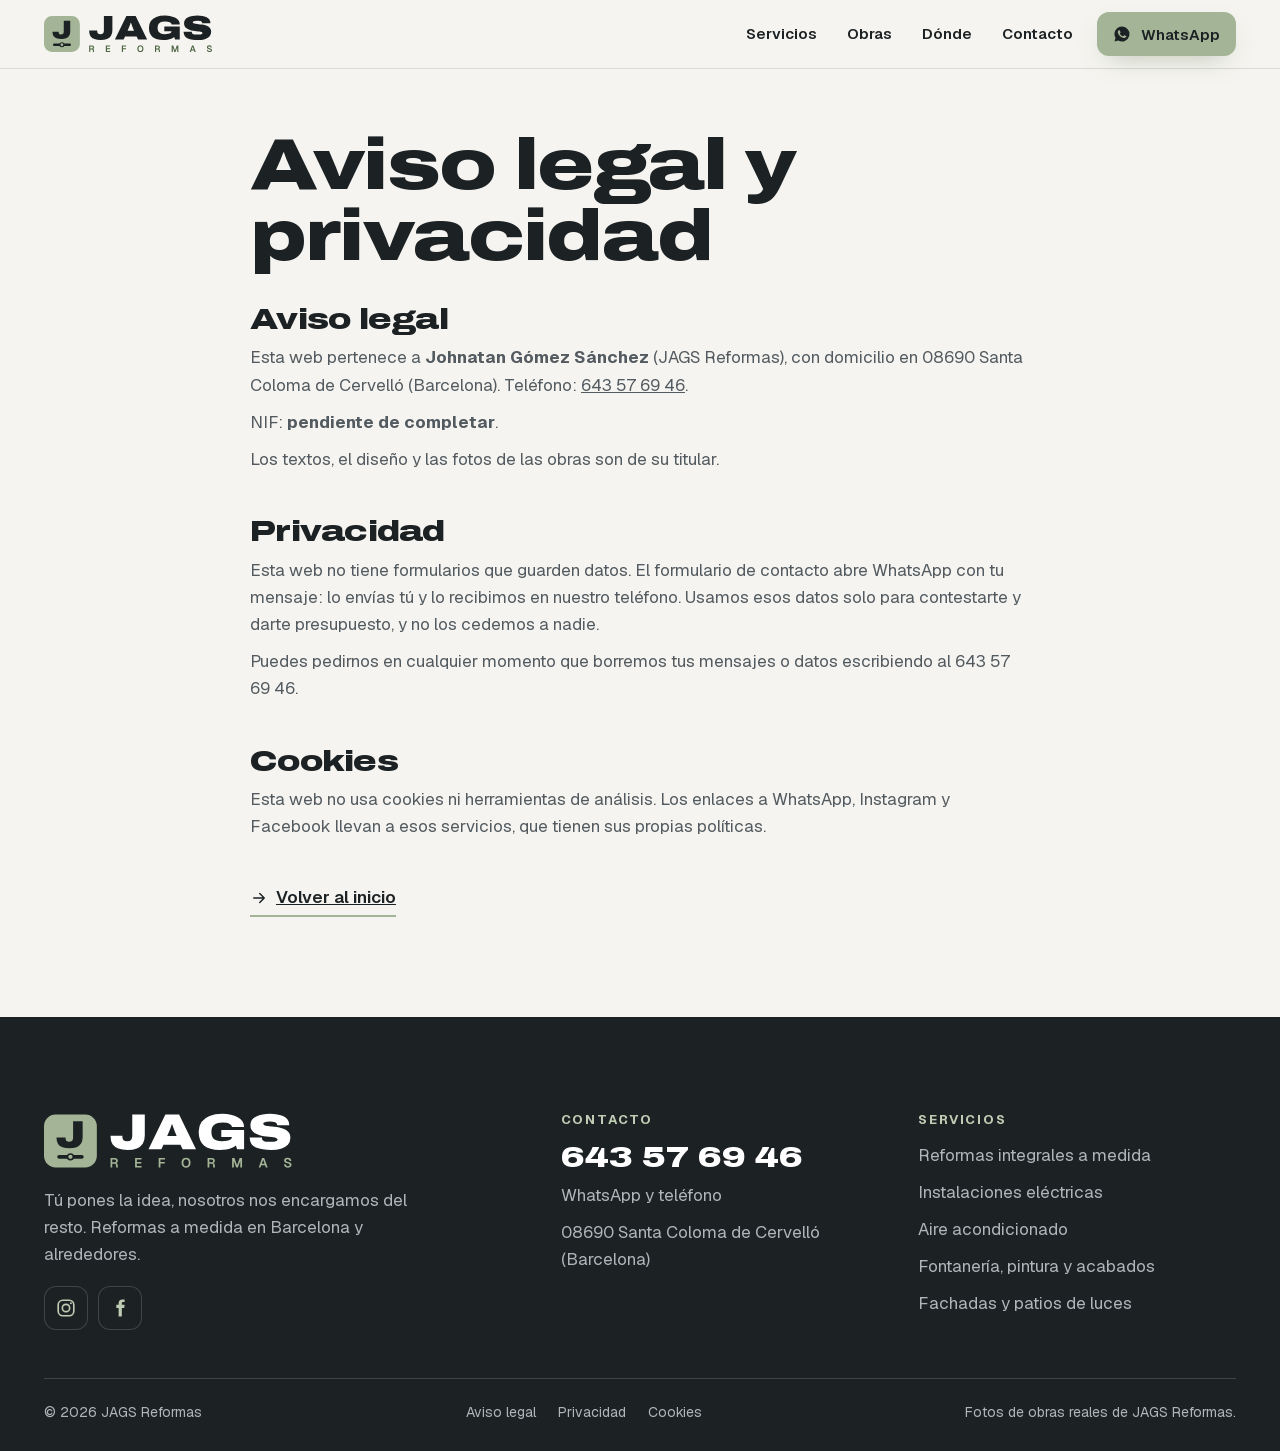
<file: legal/index.html>
<!doctype html>
<html lang="es">
<head>
<meta charset="utf-8">
<meta name="viewport" content="width=device-width, initial-scale=1, viewport-fit=cover">
<title>Aviso legal y privacidad · JAGS Reformas</title>
<meta name="description" content="Aviso legal, privacidad y cookies de JAGS Reformas.">
<meta name="robots" content="noindex, follow">
<meta name="theme-color" content="#1C2124">
<meta name="geo.region" content="ES-B"><meta name="geo.placename" content="Barcelona">
<meta property="og:type" content="website"><meta property="og:locale" content="es_ES"><meta property="og:site_name" content="JAGS Reformas">
<meta property="og:title" content="Aviso legal y privacidad · JAGS Reformas"><meta property="og:description" content="Aviso legal, privacidad y cookies de JAGS Reformas."><meta property="og:url" content="https://nocodya-hue.github.io/jags-reformas/legal/">
<meta property="og:image" content="https://nocodya-hue.github.io/jags-reformas/media/compartir.jpg"><meta property="og:image:width" content="1200"><meta property="og:image:height" content="630">
<meta name="twitter:card" content="summary_large_image">
<link rel="icon" href="../media/icono-jags.svg" type="image/svg+xml"><link rel="apple-touch-icon" href="../media/icono-180.png">
<link rel="preload" href="../fonts/archivo-var.woff2" as="font" type="font/woff2" crossorigin>
<link rel="preload" href="../fonts/geist-var.woff2" as="font" type="font/woff2" crossorigin>
<link rel="stylesheet" href="../css/main.css?v=mvqz0ihy">
<script>document.documentElement.classList.add('js');setTimeout(function(){if(!window.__jags)document.documentElement.classList.remove('js')},3500)</script>

</head>
<body class="pagina">
<a class="saltar" href="#contenido">Saltar al contenido</a>
<header class="cab" data-cab>
  <a class="cab__marca" href="../" aria-label="JAGS Reformas, inicio"><span class="cab__logo cab__logo--blanco"><svg xmlns="http://www.w3.org/2000/svg" viewBox="0 -2 315 71" role="img" aria-label="JAGS Reformas"><rect x="0" y="0" width="67" height="67" rx="14.7" fill="#A3B596"/><path d="M32.3 42.8Q27.1 42.8 23.4 41.5Q19.7 40.2 17.8 37.3Q15.9 34.4 15.9 30.0V29.2H27.3V30.1Q27.3 32.4 28.5 33.4Q29.6 34.4 31.9 34.4Q34.5 34.4 35.7 33.2Q36.9 32.1 36.9 29.2V8.6H49.0V28.9Q49.0 33.8 47.0 36.8Q45.0 39.9 41.3 41.4Q37.6 42.8 32.3 42.8Z" fill="#1C2124"/><rect x="16.8" y="51.3" width="33.5" height="4.7" rx="2.3" fill="#1C2124"/><circle cx="33.5" cy="53.6" r="3.7" fill="#A3B596" stroke="#1C2124" stroke-width="2.0"/><path d="M106.0 44.8Q99.0 44.8 94.2 43.0Q89.4 41.3 86.9 37.6Q84.4 33.8 84.4 27.9V26.9H99.4V28.1Q99.4 31.2 100.9 32.5Q102.4 33.8 105.4 33.8Q108.8 33.8 110.4 32.2Q111.9 30.7 111.9 26.9V-0.1H127.8V26.5Q127.8 32.9 125.2 36.9Q122.6 41.0 117.7 42.9Q112.8 44.8 106.0 44.8ZM132.5 44.0 153.9 -0.1H171.3L192.7 44.0H175.7L173.1 38.2H151.4L148.9 44.0ZM156.2 27.2H168.2L165.2 19.8Q165.0 19.2 164.7 18.4Q164.3 17.5 163.9 16.4Q163.6 15.3 163.2 14.2Q162.9 13.1 162.5 12.3H162.1Q161.7 13.3 161.2 14.8Q160.7 16.2 160.2 17.5Q159.7 18.9 159.3 19.8ZM223.0 44.8Q209.5 44.8 202.8 39.1Q196.1 33.5 196.1 21.9Q196.1 14.4 199.6 9.3Q203.2 4.2 209.9 1.7Q216.7 -0.9 226.2 -0.9Q231.8 -0.9 236.8 0.2Q241.7 1.2 245.6 3.3Q249.4 5.4 251.5 8.5Q253.7 11.7 253.7 15.8H238.3Q238.3 14.5 237.4 13.4Q236.5 12.3 234.9 11.6Q233.3 10.8 231.2 10.5Q229.2 10.1 226.9 10.1Q223.2 10.1 220.5 10.8Q217.8 11.5 215.9 13.0Q214.1 14.4 213.2 16.5Q212.3 18.5 212.3 21.2V22.7Q212.3 26.5 213.8 29.0Q215.3 31.4 218.3 32.6Q221.3 33.8 225.9 33.8Q229.2 33.8 232.0 33.2Q234.8 32.6 236.5 31.5Q238.2 30.3 238.2 28.6V28.3H224.8V19.4H253.7V44.0H244.8L243.3 39.1Q240.8 41.0 237.7 42.3Q234.6 43.6 231.0 44.2Q227.3 44.8 223.0 44.8ZM288.1 44.8Q282.4 44.8 277.5 44.1Q272.5 43.4 268.8 41.8Q265.1 40.2 263.0 37.2Q260.9 34.3 260.9 29.9Q260.9 29.8 260.9 29.5Q260.9 29.3 260.9 29.1H276.4Q276.3 29.3 276.3 29.5Q276.3 29.8 276.3 30.0Q276.3 31.9 277.6 32.9Q278.9 33.9 281.2 34.3Q283.5 34.6 286.5 34.6Q287.7 34.6 289.0 34.6Q290.4 34.6 291.6 34.4Q292.9 34.3 293.9 33.9Q294.9 33.6 295.5 33.1Q296.1 32.5 296.1 31.7Q296.1 30.5 294.6 29.9Q293.2 29.2 290.7 28.9Q288.2 28.5 285.2 28.2Q282.2 27.9 278.9 27.4Q275.6 26.9 272.6 25.9Q269.5 25.0 267.0 23.4Q264.6 21.8 263.1 19.3Q261.7 16.8 261.7 13.2Q261.7 9.4 263.7 6.7Q265.7 4.0 269.2 2.3Q272.7 0.6 277.2 -0.1Q281.6 -0.9 286.5 -0.9Q291.5 -0.9 295.9 -0.2Q300.3 0.6 303.7 2.2Q307.0 3.8 309.0 6.4Q310.9 9.0 310.9 12.7V13.5H295.6V13.2Q295.6 11.9 294.7 10.9Q293.9 9.9 292.0 9.3Q290.2 8.7 287.2 8.7Q284.1 8.7 282.0 9.1Q280.0 9.5 279.0 10.2Q278.0 10.8 278.0 11.6Q278.0 12.8 279.4 13.4Q280.9 14.0 283.3 14.4Q285.8 14.8 288.9 15.1Q291.9 15.4 295.2 15.9Q298.4 16.4 301.5 17.2Q304.5 18.1 307.0 19.6Q309.5 21.2 310.9 23.5Q312.4 25.9 312.4 29.4Q312.4 34.8 309.2 38.2Q306.0 41.6 300.5 43.2Q295.0 44.8 288.1 44.8Z" fill="#FFFFFF"/><path d="M84.4 67.0V55.0H89.4Q90.7 55.0 91.6 55.4Q92.6 55.9 93.1 56.7Q93.6 57.5 93.6 58.6Q93.6 59.4 93.3 60.1Q92.9 60.7 92.3 61.1Q91.7 61.5 91.0 61.6L90.9 61.4Q92.1 61.4 92.7 61.9Q93.3 62.4 93.4 63.5L93.7 67.0H91.5L91.2 63.8Q91.2 63.1 90.8 62.8Q90.4 62.5 89.4 62.5H86.5V67.0ZM86.5 60.6H89.2Q90.2 60.6 90.8 60.1Q91.3 59.6 91.3 58.7Q91.3 57.8 90.8 57.4Q90.2 56.9 89.1 56.9H86.5ZM115.5 67.0V55.0H123.6V56.9H117.7V60.0H123.4V61.9H117.7V65.1H123.7V67.0ZM145.4 67.0V55.0H153.4V56.9H146.4L147.6 55.7V61.2L146.4 60.2H153.1V62.1H146.4L147.6 61.1V67.0ZM180.1 67.3Q178.3 67.3 177.0 66.5Q175.8 65.8 175.1 64.4Q174.4 63.0 174.4 61.0Q174.4 59.1 175.1 57.7Q175.8 56.3 177.0 55.5Q178.3 54.7 180.1 54.7Q181.9 54.7 183.2 55.5Q184.5 56.3 185.1 57.7Q185.8 59.1 185.8 61.0Q185.8 63.0 185.1 64.4Q184.5 65.8 183.2 66.5Q181.9 67.3 180.1 67.3ZM180.1 65.4Q181.2 65.4 182.0 64.8Q182.7 64.3 183.1 63.4Q183.6 62.4 183.6 61.0Q183.6 59.6 183.1 58.7Q182.7 57.7 182.0 57.2Q181.2 56.6 180.1 56.6Q179.0 56.6 178.2 57.2Q177.5 57.7 177.1 58.7Q176.7 59.6 176.7 61.0Q176.7 62.4 177.1 63.4Q177.5 64.3 178.2 64.8Q179.0 65.4 180.1 65.4ZM207.4 67.0V55.0H212.4Q213.7 55.0 214.7 55.4Q215.6 55.9 216.1 56.7Q216.6 57.5 216.6 58.6Q216.6 59.4 216.3 60.1Q215.9 60.7 215.3 61.1Q214.7 61.5 214.0 61.6L213.9 61.4Q215.1 61.4 215.7 61.9Q216.4 62.4 216.4 63.5L216.8 67.0H214.5L214.3 63.8Q214.2 63.1 213.8 62.8Q213.4 62.5 212.5 62.5H209.6V67.0ZM209.6 60.6H212.3Q213.3 60.6 213.8 60.1Q214.4 59.6 214.4 58.7Q214.4 57.8 213.8 57.4Q213.2 56.9 212.2 56.9H209.6ZM238.5 67.0V55.0H241.5L244.8 64.3L248.1 55.0H251.1V67.0H248.9V58.7L245.8 67.0H243.7L240.7 58.7V67.0ZM272.2 67.0 276.6 55.0H279.2L283.6 67.0H281.3L280.3 64.2H275.5L274.5 67.0ZM276.2 62.3H279.6L277.9 57.2ZM309.3 67.3Q307.8 67.3 306.7 66.7Q305.6 66.2 305.0 65.3Q304.4 64.3 304.3 63.1L306.5 63.0Q306.6 63.7 307.0 64.3Q307.3 64.8 307.9 65.1Q308.5 65.4 309.3 65.4Q310.0 65.4 310.5 65.2Q311.0 65.0 311.3 64.7Q311.5 64.3 311.5 63.8Q311.5 63.4 311.3 63.0Q311.1 62.6 310.5 62.4Q309.8 62.1 308.6 61.8Q307.1 61.4 306.2 61.0Q305.3 60.6 304.9 59.9Q304.5 59.3 304.5 58.3Q304.5 57.2 305.0 56.4Q305.6 55.6 306.5 55.2Q307.5 54.7 308.8 54.7Q310.3 54.7 311.3 55.2Q312.3 55.8 312.9 56.7Q313.4 57.6 313.6 58.7L311.3 58.8Q311.3 58.2 311.0 57.7Q310.6 57.2 310.1 56.9Q309.6 56.6 308.8 56.6Q307.9 56.6 307.3 57.1Q306.8 57.5 306.8 58.2Q306.8 58.7 307.0 59.0Q307.2 59.3 307.8 59.6Q308.4 59.8 309.5 60.0Q311.1 60.4 312.0 60.9Q313.0 61.4 313.4 62.1Q313.8 62.8 313.8 63.7Q313.8 64.8 313.2 65.6Q312.7 66.4 311.6 66.8Q310.6 67.3 309.3 67.3Z" fill="#A3B596"/></svg></span><span class="cab__logo cab__logo--oscuro"><svg xmlns="http://www.w3.org/2000/svg" viewBox="0 -2 315 71" role="img" aria-label="JAGS Reformas"><rect x="0" y="0" width="67" height="67" rx="14.7" fill="#A3B596"/><path d="M32.3 42.8Q27.1 42.8 23.4 41.5Q19.7 40.2 17.8 37.3Q15.9 34.4 15.9 30.0V29.2H27.3V30.1Q27.3 32.4 28.5 33.4Q29.6 34.4 31.9 34.4Q34.5 34.4 35.7 33.2Q36.9 32.1 36.9 29.2V8.6H49.0V28.9Q49.0 33.8 47.0 36.8Q45.0 39.9 41.3 41.4Q37.6 42.8 32.3 42.8Z" fill="#1C2124"/><rect x="16.8" y="51.3" width="33.5" height="4.7" rx="2.3" fill="#1C2124"/><circle cx="33.5" cy="53.6" r="3.7" fill="#A3B596" stroke="#1C2124" stroke-width="2.0"/><path d="M106.0 44.8Q99.0 44.8 94.2 43.0Q89.4 41.3 86.9 37.6Q84.4 33.8 84.4 27.9V26.9H99.4V28.1Q99.4 31.2 100.9 32.5Q102.4 33.8 105.4 33.8Q108.8 33.8 110.4 32.2Q111.9 30.7 111.9 26.9V-0.1H127.8V26.5Q127.8 32.9 125.2 36.9Q122.6 41.0 117.7 42.9Q112.8 44.8 106.0 44.8ZM132.5 44.0 153.9 -0.1H171.3L192.7 44.0H175.7L173.1 38.2H151.4L148.9 44.0ZM156.2 27.2H168.2L165.2 19.8Q165.0 19.2 164.7 18.4Q164.3 17.5 163.9 16.4Q163.6 15.3 163.2 14.2Q162.9 13.1 162.5 12.3H162.1Q161.7 13.3 161.2 14.8Q160.7 16.2 160.2 17.5Q159.7 18.9 159.3 19.8ZM223.0 44.8Q209.5 44.8 202.8 39.1Q196.1 33.5 196.1 21.9Q196.1 14.4 199.6 9.3Q203.2 4.2 209.9 1.7Q216.7 -0.9 226.2 -0.9Q231.8 -0.9 236.8 0.2Q241.7 1.2 245.6 3.3Q249.4 5.4 251.5 8.5Q253.7 11.7 253.7 15.8H238.3Q238.3 14.5 237.4 13.4Q236.5 12.3 234.9 11.6Q233.3 10.8 231.2 10.5Q229.2 10.1 226.9 10.1Q223.2 10.1 220.5 10.8Q217.8 11.5 215.9 13.0Q214.1 14.4 213.2 16.5Q212.3 18.5 212.3 21.2V22.7Q212.3 26.5 213.8 29.0Q215.3 31.4 218.3 32.6Q221.3 33.8 225.9 33.8Q229.2 33.8 232.0 33.2Q234.8 32.6 236.5 31.5Q238.2 30.3 238.2 28.6V28.3H224.8V19.4H253.7V44.0H244.8L243.3 39.1Q240.8 41.0 237.7 42.3Q234.6 43.6 231.0 44.2Q227.3 44.8 223.0 44.8ZM288.1 44.8Q282.4 44.8 277.5 44.1Q272.5 43.4 268.8 41.8Q265.1 40.2 263.0 37.2Q260.9 34.3 260.9 29.9Q260.9 29.8 260.9 29.5Q260.9 29.3 260.9 29.1H276.4Q276.3 29.3 276.3 29.5Q276.3 29.8 276.3 30.0Q276.3 31.9 277.6 32.9Q278.9 33.9 281.2 34.3Q283.5 34.6 286.5 34.6Q287.7 34.6 289.0 34.6Q290.4 34.6 291.6 34.4Q292.9 34.3 293.9 33.9Q294.9 33.6 295.5 33.1Q296.1 32.5 296.1 31.7Q296.1 30.5 294.6 29.9Q293.2 29.2 290.7 28.9Q288.2 28.5 285.2 28.2Q282.2 27.9 278.9 27.4Q275.6 26.9 272.6 25.9Q269.5 25.0 267.0 23.4Q264.6 21.8 263.1 19.3Q261.7 16.8 261.7 13.2Q261.7 9.4 263.7 6.7Q265.7 4.0 269.2 2.3Q272.7 0.6 277.2 -0.1Q281.6 -0.9 286.5 -0.9Q291.5 -0.9 295.9 -0.2Q300.3 0.6 303.7 2.2Q307.0 3.8 309.0 6.4Q310.9 9.0 310.9 12.7V13.5H295.6V13.2Q295.6 11.9 294.7 10.9Q293.9 9.9 292.0 9.3Q290.2 8.7 287.2 8.7Q284.1 8.7 282.0 9.1Q280.0 9.5 279.0 10.2Q278.0 10.8 278.0 11.6Q278.0 12.8 279.4 13.4Q280.9 14.0 283.3 14.4Q285.8 14.8 288.9 15.1Q291.9 15.4 295.2 15.9Q298.4 16.4 301.5 17.2Q304.5 18.1 307.0 19.6Q309.5 21.2 310.9 23.5Q312.4 25.9 312.4 29.4Q312.4 34.8 309.2 38.2Q306.0 41.6 300.5 43.2Q295.0 44.8 288.1 44.8Z" fill="#1C2124"/><path d="M84.4 67.0V55.0H89.4Q90.7 55.0 91.6 55.4Q92.6 55.9 93.1 56.7Q93.6 57.5 93.6 58.6Q93.6 59.4 93.3 60.1Q92.9 60.7 92.3 61.1Q91.7 61.5 91.0 61.6L90.9 61.4Q92.1 61.4 92.7 61.9Q93.3 62.4 93.4 63.5L93.7 67.0H91.5L91.2 63.8Q91.2 63.1 90.8 62.8Q90.4 62.5 89.4 62.5H86.5V67.0ZM86.5 60.6H89.2Q90.2 60.6 90.8 60.1Q91.3 59.6 91.3 58.7Q91.3 57.8 90.8 57.4Q90.2 56.9 89.1 56.9H86.5ZM115.5 67.0V55.0H123.6V56.9H117.7V60.0H123.4V61.9H117.7V65.1H123.7V67.0ZM145.4 67.0V55.0H153.4V56.9H146.4L147.6 55.7V61.2L146.4 60.2H153.1V62.1H146.4L147.6 61.1V67.0ZM180.1 67.3Q178.3 67.3 177.0 66.5Q175.8 65.8 175.1 64.4Q174.4 63.0 174.4 61.0Q174.4 59.1 175.1 57.7Q175.8 56.3 177.0 55.5Q178.3 54.7 180.1 54.7Q181.9 54.7 183.2 55.5Q184.5 56.3 185.1 57.7Q185.8 59.1 185.8 61.0Q185.8 63.0 185.1 64.4Q184.5 65.8 183.2 66.5Q181.9 67.3 180.1 67.3ZM180.1 65.4Q181.2 65.4 182.0 64.8Q182.7 64.3 183.1 63.4Q183.6 62.4 183.6 61.0Q183.6 59.6 183.1 58.7Q182.7 57.7 182.0 57.2Q181.2 56.6 180.1 56.6Q179.0 56.6 178.2 57.2Q177.5 57.7 177.1 58.7Q176.7 59.6 176.7 61.0Q176.7 62.4 177.1 63.4Q177.5 64.3 178.2 64.8Q179.0 65.4 180.1 65.4ZM207.4 67.0V55.0H212.4Q213.7 55.0 214.7 55.4Q215.6 55.9 216.1 56.7Q216.6 57.5 216.6 58.6Q216.6 59.4 216.3 60.1Q215.9 60.7 215.3 61.1Q214.7 61.5 214.0 61.6L213.9 61.4Q215.1 61.4 215.7 61.9Q216.4 62.4 216.4 63.5L216.8 67.0H214.5L214.3 63.8Q214.2 63.1 213.8 62.8Q213.4 62.5 212.5 62.5H209.6V67.0ZM209.6 60.6H212.3Q213.3 60.6 213.8 60.1Q214.4 59.6 214.4 58.7Q214.4 57.8 213.8 57.4Q213.2 56.9 212.2 56.9H209.6ZM238.5 67.0V55.0H241.5L244.8 64.3L248.1 55.0H251.1V67.0H248.9V58.7L245.8 67.0H243.7L240.7 58.7V67.0ZM272.2 67.0 276.6 55.0H279.2L283.6 67.0H281.3L280.3 64.2H275.5L274.5 67.0ZM276.2 62.3H279.6L277.9 57.2ZM309.3 67.3Q307.8 67.3 306.7 66.7Q305.6 66.2 305.0 65.3Q304.4 64.3 304.3 63.1L306.5 63.0Q306.6 63.7 307.0 64.3Q307.3 64.8 307.9 65.1Q308.5 65.4 309.3 65.4Q310.0 65.4 310.5 65.2Q311.0 65.0 311.3 64.7Q311.5 64.3 311.5 63.8Q311.5 63.4 311.3 63.0Q311.1 62.6 310.5 62.4Q309.8 62.1 308.6 61.8Q307.1 61.4 306.2 61.0Q305.3 60.6 304.9 59.9Q304.5 59.3 304.5 58.3Q304.5 57.2 305.0 56.4Q305.6 55.6 306.5 55.2Q307.5 54.7 308.8 54.7Q310.3 54.7 311.3 55.2Q312.3 55.8 312.9 56.7Q313.4 57.6 313.6 58.7L311.3 58.8Q311.3 58.2 311.0 57.7Q310.6 57.2 310.1 56.9Q309.6 56.6 308.8 56.6Q307.9 56.6 307.3 57.1Q306.8 57.5 306.8 58.2Q306.8 58.7 307.0 59.0Q307.2 59.3 307.8 59.6Q308.4 59.8 309.5 60.0Q311.1 60.4 312.0 60.9Q313.0 61.4 313.4 62.1Q313.8 62.8 313.8 63.7Q313.8 64.8 313.2 65.6Q312.7 66.4 311.6 66.8Q310.6 67.3 309.3 67.3Z" fill="#4C6542"/></svg></span></a>
  <nav class="cab__nav" aria-label="Principal"><a href="../#servicios">Servicios</a><a href="../#obras">Obras</a><a href="../#zona">Dónde</a><a href="../#contacto">Contacto</a></nav>
  <div class="cab__acc">
    <a class="btn btn--verde btn--mini cab__wa" href="https://wa.me/34643576946?text=%C2%A1Hola!%20Os%20escribo%20desde%20la%20web%20de%20JAGS%20Reformas.%20Quer%C3%ADa%20pedir%20presupuesto%20para%E2%80%A6" target="_blank" rel="noopener"><svg viewBox="0 0 24 24" aria-hidden="true"><path d="M12 2a10 10 0 0 0-8.6 15.1L2 22l5-1.3A10 10 0 1 0 12 2zm5.3 14.1c-.2.6-1.3 1.2-1.8 1.2-.5.1-1 .2-3.3-.7-2.8-1.1-4.5-3.9-4.7-4.1-.1-.2-1.1-1.5-1.1-2.8s.7-2 1-2.3c.2-.3.5-.3.7-.3h.5c.2 0 .4 0 .6.5l.8 2c.1.2.1.4 0 .5l-.3.5-.4.4c-.1.1-.3.3-.1.6.2.3.8 1.3 1.6 2.1 1.1 1 2 1.3 2.3 1.4.3.1.5.1.6-.1l.9-1.1c.2-.3.4-.2.7-.1l1.9.9c.3.1.5.2.5.3.1.2.1.7-.1 1.2z" fill="currentColor"/></svg><span>WhatsApp</span></a>
    <button class="cab__menu" type="button" aria-expanded="false" aria-controls="menu" aria-label="Abrir menú" data-menu><span></span><span></span></button>
  </div>
</header>
<div class="menu" id="menu" data-menu-panel hidden>
  <nav aria-label="Menú"><a href="../#servicios"><i>01</i>Servicios</a><a href="../#obras"><i>02</i>Obras</a><a href="../#zona"><i>03</i>Dónde</a><a href="../#contacto"><i>04</i>Contacto</a></nav>
  <div class="menu__pie"><a class="btn btn--verde btn--ancho" href="https://wa.me/34643576946?text=%C2%A1Hola!%20Os%20escribo%20desde%20la%20web%20de%20JAGS%20Reformas.%20Quer%C3%ADa%20pedir%20presupuesto%20para%E2%80%A6" target="_blank" rel="noopener"><svg viewBox="0 0 24 24" aria-hidden="true"><path d="M12 2a10 10 0 0 0-8.6 15.1L2 22l5-1.3A10 10 0 1 0 12 2zm5.3 14.1c-.2.6-1.3 1.2-1.8 1.2-.5.1-1 .2-3.3-.7-2.8-1.1-4.5-3.9-4.7-4.1-.1-.2-1.1-1.5-1.1-2.8s.7-2 1-2.3c.2-.3.5-.3.7-.3h.5c.2 0 .4 0 .6.5l.8 2c.1.2.1.4 0 .5l-.3.5-.4.4c-.1.1-.3.3-.1.6.2.3.8 1.3 1.6 2.1 1.1 1 2 1.3 2.3 1.4.3.1.5.1.6-.1l.9-1.1c.2-.3.4-.2.7-.1l1.9.9c.3.1.5.2.5.3.1.2.1.7-.1 1.2z" fill="currentColor"/></svg><span>Escribir por WhatsApp</span></a><a class="btn btn--linea-clara btn--ancho" href="tel:+34643576946"><svg viewBox="0 0 24 24" aria-hidden="true"><path d="M6.6 10.8a15 15 0 0 0 6.6 6.6l2.2-2.2c.3-.3.7-.4 1-.2 1.1.4 2.3.6 3.6.6.6 0 1 .4 1 1V20c0 .6-.4 1-1 1A17 17 0 0 1 3 4c0-.6.4-1 1-1h3.5c.6 0 1 .4 1 1 0 1.3.2 2.5.6 3.6.1.3 0 .7-.2 1z" fill="currentColor"/></svg><span>643 57 69 46</span></a></div>
</div>
<main id="contenido" class="legal env">
  <h1>Aviso legal y privacidad</h1>
  <section id="aviso-legal"><h2>Aviso legal</h2>
    <p>Esta web pertenece a <b>Johnatan Gómez Sánchez</b> (JAGS Reformas), con domicilio en 08690 Santa Coloma de Cervelló (Barcelona). Teléfono: <a href="tel:+34643576946">643 57 69 46</a>.</p>
    <p>NIF: <b>pendiente de completar</b>.</p>
    <p>Los textos, el diseño y las fotos de las obras son de su titular.</p></section>
  <section id="privacidad"><h2>Privacidad</h2>
    <p>Esta web no tiene formularios que guarden datos. El formulario de contacto abre WhatsApp con tu mensaje: lo envías tú y lo recibimos en nuestro teléfono. Usamos esos datos solo para contestarte y darte presupuesto, y no los cedemos a nadie.</p>
    <p>Puedes pedirnos en cualquier momento que borremos tus mensajes o datos escribiendo al 643 57 69 46.</p></section>
  <section id="cookies"><h2>Cookies</h2>
    <p>Esta web no usa cookies ni herramientas de análisis. Los enlaces a WhatsApp, Instagram y Facebook llevan a esos servicios, que tienen sus propias políticas.</p></section>
  <p><a class="enlace" href="../"><svg viewBox="0 0 24 24" aria-hidden="true"><path d="M5 12h14M13 6l6 6-6 6" fill="none" stroke="currentColor" stroke-width="1.9" stroke-linecap="round" stroke-linejoin="round"/></svg> Volver al inicio</a></p>
</main>
<footer class="pie">
  <div class="env pie__arriba">
    <div class="pie__marca"><span class="pie__logo"><svg xmlns="http://www.w3.org/2000/svg" viewBox="0 -2 315 71" role="img" aria-label="JAGS Reformas"><rect x="0" y="0" width="67" height="67" rx="14.7" fill="#A3B596"/><path d="M32.3 42.8Q27.1 42.8 23.4 41.5Q19.7 40.2 17.8 37.3Q15.9 34.4 15.9 30.0V29.2H27.3V30.1Q27.3 32.4 28.5 33.4Q29.6 34.4 31.9 34.4Q34.5 34.4 35.7 33.2Q36.9 32.1 36.9 29.2V8.6H49.0V28.9Q49.0 33.8 47.0 36.8Q45.0 39.9 41.3 41.4Q37.6 42.8 32.3 42.8Z" fill="#1C2124"/><rect x="16.8" y="51.3" width="33.5" height="4.7" rx="2.3" fill="#1C2124"/><circle cx="33.5" cy="53.6" r="3.7" fill="#A3B596" stroke="#1C2124" stroke-width="2.0"/><path d="M106.0 44.8Q99.0 44.8 94.2 43.0Q89.4 41.3 86.9 37.6Q84.4 33.8 84.4 27.9V26.9H99.4V28.1Q99.4 31.2 100.9 32.5Q102.4 33.8 105.4 33.8Q108.8 33.8 110.4 32.2Q111.9 30.7 111.9 26.9V-0.1H127.8V26.5Q127.8 32.9 125.2 36.9Q122.6 41.0 117.7 42.9Q112.8 44.8 106.0 44.8ZM132.5 44.0 153.9 -0.1H171.3L192.7 44.0H175.7L173.1 38.2H151.4L148.9 44.0ZM156.2 27.2H168.2L165.2 19.8Q165.0 19.2 164.7 18.4Q164.3 17.5 163.9 16.4Q163.6 15.3 163.2 14.2Q162.9 13.1 162.5 12.3H162.1Q161.7 13.3 161.2 14.8Q160.7 16.2 160.2 17.5Q159.7 18.9 159.3 19.8ZM223.0 44.8Q209.5 44.8 202.8 39.1Q196.1 33.5 196.1 21.9Q196.1 14.4 199.6 9.3Q203.2 4.2 209.9 1.7Q216.7 -0.9 226.2 -0.9Q231.8 -0.9 236.8 0.2Q241.7 1.2 245.6 3.3Q249.4 5.4 251.5 8.5Q253.7 11.7 253.7 15.8H238.3Q238.3 14.5 237.4 13.4Q236.5 12.3 234.9 11.6Q233.3 10.8 231.2 10.5Q229.2 10.1 226.9 10.1Q223.2 10.1 220.5 10.8Q217.8 11.5 215.9 13.0Q214.1 14.4 213.2 16.5Q212.3 18.5 212.3 21.2V22.7Q212.3 26.5 213.8 29.0Q215.3 31.4 218.3 32.6Q221.3 33.8 225.9 33.8Q229.2 33.8 232.0 33.2Q234.8 32.6 236.5 31.5Q238.2 30.3 238.2 28.6V28.3H224.8V19.4H253.7V44.0H244.8L243.3 39.1Q240.8 41.0 237.7 42.3Q234.6 43.6 231.0 44.2Q227.3 44.8 223.0 44.8ZM288.1 44.8Q282.4 44.8 277.5 44.1Q272.5 43.4 268.8 41.8Q265.1 40.2 263.0 37.2Q260.9 34.3 260.9 29.9Q260.9 29.8 260.9 29.5Q260.9 29.3 260.9 29.1H276.4Q276.3 29.3 276.3 29.5Q276.3 29.8 276.3 30.0Q276.3 31.9 277.6 32.9Q278.9 33.9 281.2 34.3Q283.5 34.6 286.5 34.6Q287.7 34.6 289.0 34.6Q290.4 34.6 291.6 34.4Q292.9 34.3 293.9 33.9Q294.9 33.6 295.5 33.1Q296.1 32.5 296.1 31.7Q296.1 30.5 294.6 29.9Q293.2 29.2 290.7 28.9Q288.2 28.5 285.2 28.2Q282.2 27.9 278.9 27.4Q275.6 26.9 272.6 25.9Q269.5 25.0 267.0 23.4Q264.6 21.8 263.1 19.3Q261.7 16.8 261.7 13.2Q261.7 9.4 263.7 6.7Q265.7 4.0 269.2 2.3Q272.7 0.6 277.2 -0.1Q281.6 -0.9 286.5 -0.9Q291.5 -0.9 295.9 -0.2Q300.3 0.6 303.7 2.2Q307.0 3.8 309.0 6.4Q310.9 9.0 310.9 12.7V13.5H295.6V13.2Q295.6 11.9 294.7 10.9Q293.9 9.9 292.0 9.3Q290.2 8.7 287.2 8.7Q284.1 8.7 282.0 9.1Q280.0 9.5 279.0 10.2Q278.0 10.8 278.0 11.6Q278.0 12.8 279.4 13.4Q280.9 14.0 283.3 14.4Q285.8 14.8 288.9 15.1Q291.9 15.4 295.2 15.9Q298.4 16.4 301.5 17.2Q304.5 18.1 307.0 19.6Q309.5 21.2 310.9 23.5Q312.4 25.9 312.4 29.4Q312.4 34.8 309.2 38.2Q306.0 41.6 300.5 43.2Q295.0 44.8 288.1 44.8Z" fill="#FFFFFF"/><path d="M84.4 67.0V55.0H89.4Q90.7 55.0 91.6 55.4Q92.6 55.9 93.1 56.7Q93.6 57.5 93.6 58.6Q93.6 59.4 93.3 60.1Q92.9 60.7 92.3 61.1Q91.7 61.5 91.0 61.6L90.9 61.4Q92.1 61.4 92.7 61.9Q93.3 62.4 93.4 63.5L93.7 67.0H91.5L91.2 63.8Q91.2 63.1 90.8 62.8Q90.4 62.5 89.4 62.5H86.5V67.0ZM86.5 60.6H89.2Q90.2 60.6 90.8 60.1Q91.3 59.6 91.3 58.7Q91.3 57.8 90.8 57.4Q90.2 56.9 89.1 56.9H86.5ZM115.5 67.0V55.0H123.6V56.9H117.7V60.0H123.4V61.9H117.7V65.1H123.7V67.0ZM145.4 67.0V55.0H153.4V56.9H146.4L147.6 55.7V61.2L146.4 60.2H153.1V62.1H146.4L147.6 61.1V67.0ZM180.1 67.3Q178.3 67.3 177.0 66.5Q175.8 65.8 175.1 64.4Q174.4 63.0 174.4 61.0Q174.4 59.1 175.1 57.7Q175.8 56.3 177.0 55.5Q178.3 54.7 180.1 54.7Q181.9 54.7 183.2 55.5Q184.5 56.3 185.1 57.7Q185.8 59.1 185.8 61.0Q185.8 63.0 185.1 64.4Q184.5 65.8 183.2 66.5Q181.9 67.3 180.1 67.3ZM180.1 65.4Q181.2 65.4 182.0 64.8Q182.7 64.3 183.1 63.4Q183.6 62.4 183.6 61.0Q183.6 59.6 183.1 58.7Q182.7 57.7 182.0 57.2Q181.2 56.6 180.1 56.6Q179.0 56.6 178.2 57.2Q177.5 57.7 177.1 58.7Q176.7 59.6 176.7 61.0Q176.7 62.4 177.1 63.4Q177.5 64.3 178.2 64.8Q179.0 65.4 180.1 65.4ZM207.4 67.0V55.0H212.4Q213.7 55.0 214.7 55.4Q215.6 55.9 216.1 56.7Q216.6 57.5 216.6 58.6Q216.6 59.4 216.3 60.1Q215.9 60.7 215.3 61.1Q214.7 61.5 214.0 61.6L213.9 61.4Q215.1 61.4 215.7 61.9Q216.4 62.4 216.4 63.5L216.8 67.0H214.5L214.3 63.8Q214.2 63.1 213.8 62.8Q213.4 62.5 212.5 62.5H209.6V67.0ZM209.6 60.6H212.3Q213.3 60.6 213.8 60.1Q214.4 59.6 214.4 58.7Q214.4 57.8 213.8 57.4Q213.2 56.9 212.2 56.9H209.6ZM238.5 67.0V55.0H241.5L244.8 64.3L248.1 55.0H251.1V67.0H248.9V58.7L245.8 67.0H243.7L240.7 58.7V67.0ZM272.2 67.0 276.6 55.0H279.2L283.6 67.0H281.3L280.3 64.2H275.5L274.5 67.0ZM276.2 62.3H279.6L277.9 57.2ZM309.3 67.3Q307.8 67.3 306.7 66.7Q305.6 66.2 305.0 65.3Q304.4 64.3 304.3 63.1L306.5 63.0Q306.6 63.7 307.0 64.3Q307.3 64.8 307.9 65.1Q308.5 65.4 309.3 65.4Q310.0 65.4 310.5 65.2Q311.0 65.0 311.3 64.7Q311.5 64.3 311.5 63.8Q311.5 63.4 311.3 63.0Q311.1 62.6 310.5 62.4Q309.8 62.1 308.6 61.8Q307.1 61.4 306.2 61.0Q305.3 60.6 304.9 59.9Q304.5 59.3 304.5 58.3Q304.5 57.2 305.0 56.4Q305.6 55.6 306.5 55.2Q307.5 54.7 308.8 54.7Q310.3 54.7 311.3 55.2Q312.3 55.8 312.9 56.7Q313.4 57.6 313.6 58.7L311.3 58.8Q311.3 58.2 311.0 57.7Q310.6 57.2 310.1 56.9Q309.6 56.6 308.8 56.6Q307.9 56.6 307.3 57.1Q306.8 57.5 306.8 58.2Q306.8 58.7 307.0 59.0Q307.2 59.3 307.8 59.6Q308.4 59.8 309.5 60.0Q311.1 60.4 312.0 60.9Q313.0 61.4 313.4 62.1Q313.8 62.8 313.8 63.7Q313.8 64.8 313.2 65.6Q312.7 66.4 311.6 66.8Q310.6 67.3 309.3 67.3Z" fill="#A3B596"/></svg></span><p>Tú pones la idea, nosotros nos encargamos del resto. Reformas a medida en Barcelona y alrededores.</p>
      <div class="pie__redes"><a href="https://www.instagram.com/jagsreformas/" target="_blank" rel="noopener" aria-label="Instagram de JAGS Reformas"><svg viewBox="0 0 24 24" aria-hidden="true"><rect x="3.5" y="3.5" width="17" height="17" rx="5" fill="none" stroke="currentColor" stroke-width="1.8"/><circle cx="12" cy="12" r="4" fill="none" stroke="currentColor" stroke-width="1.8"/><circle cx="17.3" cy="6.7" r="1.1" fill="currentColor"/></svg></a><a href="https://www.facebook.com/p/Jags-Reformas-61595894570895/" target="_blank" rel="noopener" aria-label="Facebook de JAGS Reformas"><svg viewBox="0 0 24 24" aria-hidden="true"><path d="M14 8.5V6.8c0-.8.5-1.3 1.3-1.3H17V2.6h-2.4C11.9 2.6 10.5 4.3 10.5 7v1.5H8V12h2.5v9.4H14V12h2.6l.4-3.5z" fill="currentColor"/></svg></a></div></div>
    <div class="pie__col"><b>Contacto</b><a class="pie__tel" href="https://wa.me/34643576946?text=%C2%A1Hola!%20Os%20escribo%20desde%20la%20web%20de%20JAGS%20Reformas.%20Quer%C3%ADa%20pedir%20presupuesto%20para%E2%80%A6" target="_blank" rel="noopener">643 57 69 46</a><span>WhatsApp y teléfono</span><span>08690 Santa Coloma de Cervelló (Barcelona)</span></div>
    <nav class="pie__col" aria-label="Servicios"><b>Servicios</b><a href="../#srv-integrales">Reformas integrales a medida</a><a href="../#srv-electricidad">Instalaciones eléctricas</a><a href="../#srv-clima">Aire acondicionado</a><a href="../#srv-fontaneria">Fontanería, pintura y acabados</a><a href="../#srv-comunidades">Fachadas y patios de luces</a></nav>
  </div>
  <div class="env pie__legal"><span>© 2026 JAGS Reformas</span><nav aria-label="Legal"><a href="../legal/#aviso-legal">Aviso legal</a><a href="../legal/#privacidad">Privacidad</a><a href="../legal/#cookies">Cookies</a></nav><span>Fotos de obras reales de JAGS Reformas.</span></div>
</footer>
<script src="../js/main.js?v=mvqz0ihy" defer></script>
</body>
</html>
</file>
<file: css/main.css>
/* JAGS Reformas · Barcelona
   Paleta con sentido, sacada de su marca y de sus propias obras:
   · Verde salvia #A3B596: el verde de su cartel de presentación, suavizado y neutro (lo pidió el usuario); es el color de las acciones.
   · Grafito #1C2124: el gris oscuro de las carpinterías que ponen en sus fachadas (Altafulla); textos y fondos oscuros.
   · Cal #F5F4F0 y piedra #E7E4DD: las paredes recién pintadas y el porcelánico efecto piedra del baño de Park Güell.
   · Roble #B98552: la encimera de la cocina de República Argentina; detalle cálido (números, cinta).
   Tipografía: Archivo ancha (wdth 125) para los titulares, rotunda como un rótulo de obra, y Geist para el texto. */
@font-face { font-family: 'Archivo'; src: url(../fonts/archivo-var.woff2) format('woff2'); font-weight: 500 900; font-stretch: 100% 125%; font-display: swap; }
@font-face { font-family: 'Geist'; src: url(../fonts/geist-var.woff2) format('woff2'); font-weight: 400 700; font-display: swap; }

:root {
  --grafito: #1C2124; --grafito-2: #262D31; --grafito-3: #343C41;
  --cal: #F5F4F0; --blanco: #fff; --piedra: #E7E4DD; --linea: rgba(28, 33, 36, .12); --linea-clara: rgba(255, 255, 255, .16);
  --verde: #A3B596; --verde-2: #BFCCB4; --verde-txt: #4C6542; --roble: #B98552; --roble-txt: #8A5B2E;
  --texto: #1C2124; --gris: #535B60; --gris-claro: #AEB6BA;
  --disp: 'Archivo', 'Arial Black', sans-serif; --txt: 'Geist', system-ui, -apple-system, sans-serif;
  --margen: clamp(16px, 4.5vw, 44px); --r: 20px;
  --sombra: 0 1px 2px rgba(28, 33, 36, .06), 0 14px 34px -14px rgba(28, 33, 36, .28);
  --curva: cubic-bezier(.6, .05, .25, 1);
}
* { box-sizing: border-box; margin: 0; padding: 0; }
html { -webkit-text-size-adjust: 100%; scroll-padding-top: 80px; }
@media (prefers-reduced-motion: no-preference) { html { scroll-behavior: smooth; } }
body { font: 400 17px/1.6 var(--txt); color: var(--texto); background: var(--cal); -webkit-font-smoothing: antialiased; overflow-x: clip; }
img, svg { display: block; max-width: 100%; }
a { color: inherit; text-decoration: none; }
button, input, select, textarea { font: inherit; color: inherit; }
ul, ol { list-style: none; }
.env { width: min(1240px, 100% - 2 * var(--margen)); margin-inline: auto; }
.saltar { position: absolute; left: 12px; top: -60px; z-index: 100; background: var(--verde); color: var(--grafito); padding: 10px 16px; border-radius: 10px; font-weight: 700; }
.saltar:focus { top: 12px; }
:focus-visible { outline: 3px solid var(--verde); outline-offset: 3px; border-radius: 6px; }
h1, h2, h3 { font-family: var(--disp); font-stretch: 125%; font-weight: 850; line-height: .98; letter-spacing: -.025em; }
h2 { font-size: clamp(36px, 5vw, 68px); }
h3 { font-size: clamp(24px, 2.4vw, 32px); }

/* ---------- piezas ---------- */
.btn { display: inline-flex; align-items: center; justify-content: center; gap: 10px; min-height: 54px; padding: 0 24px; border-radius: 14px; font-weight: 600; font-size: 16.5px; line-height: 1; border: 0; cursor: pointer; transition: transform .25s var(--curva), background-color .25s; white-space: nowrap; }
.btn svg { width: 20px; height: 20px; flex: none; }
.btn:hover { transform: translateY(-2px); }
.btn--verde { background: var(--verde); color: var(--grafito); box-shadow: 0 10px 26px -12px rgba(110, 130, 98, .55); }
.btn--verde:hover { background: var(--verde-2); }
.btn--cristal { background: rgba(255, 255, 255, .12); color: #fff; box-shadow: inset 0 0 0 1px rgba(255, 255, 255, .35); -webkit-backdrop-filter: blur(14px); backdrop-filter: blur(14px); }
.btn--linea { background: transparent; color: var(--grafito); box-shadow: inset 0 0 0 1.5px var(--grafito); }
.btn--linea-clara { background: transparent; color: #fff; box-shadow: inset 0 0 0 1.5px rgba(255, 255, 255, .4); }
.btn--mini { min-height: 44px; padding: 0 16px; font-size: 15px; border-radius: 12px; }
.btn--mini svg { width: 18px; height: 18px; }
.btn--ancho { width: 100%; }
.enlace { display: inline-flex; align-items: center; gap: 8px; font-weight: 600; color: var(--grafito); border-bottom: 2px solid var(--verde); padding-bottom: 3px; }
.enlace svg { width: 18px; height: 18px; transition: transform .25s var(--curva); }
.enlace:hover svg { transform: translateX(4px); }
.eti { display: inline-flex; align-items: center; gap: 10px; font: 600 13px/1 var(--txt); letter-spacing: .16em; text-transform: uppercase; color: var(--verde-txt); }
.eti::before { content: ''; width: 18px; height: 3px; border-radius: 2px; background: var(--verde); }
.eti--clara { color: var(--verde-2); }
.sec-cab { display: grid; gap: 16px; max-width: 760px; margin-bottom: clamp(32px, 4.5vw, 56px); }
.sec-cab > p:not(.eti) { font-size: clamp(17px, 1.4vw, 19px); color: var(--gris); max-width: 600px; }
.chips { display: flex; flex-wrap: wrap; gap: 8px; }
.chips li { font-size: 14px; font-weight: 600; padding: 7px 12px; border-radius: 99px; background: var(--blanco); box-shadow: inset 0 0 0 1px var(--linea); }

/* ---------- cabecera ---------- */
.cab { position: fixed; inset: 0 0 auto; z-index: 50; display: flex; align-items: center; gap: 24px; height: 76px; padding: 0 var(--margen); transition: background-color .35s, box-shadow .35s, height .35s; }
.cab__logo svg { height: 44px; width: auto; }
.cab__logo--oscuro { display: none; }
.cab__nav { display: flex; gap: 30px; margin-left: auto; font-weight: 600; font-size: 15px; }
.cab__nav a { position: relative; padding: 6px 0; }
.cab__nav a::after { content: ''; position: absolute; left: 0; right: 0; bottom: 0; height: 2px; background: var(--verde); transform: scaleX(0); transform-origin: left; transition: transform .3s var(--curva); }
.cab__nav a:hover::after { transform: scaleX(1); }
.cab__acc { display: flex; align-items: center; gap: 12px; }
.cab__menu { display: none; width: 46px; height: 46px; border-radius: 12px; border: 0; background: rgba(255, 255, 255, .14); box-shadow: inset 0 0 0 1px rgba(255, 255, 255, .3); cursor: pointer; position: relative; }
.cab__menu span { position: absolute; left: 14px; right: 14px; height: 2px; background: currentColor; transition: transform .3s var(--curva); }
.cab__menu span:first-child { top: 18px; } .cab__menu span:last-child { top: 26px; }
.cab__menu[aria-expanded="true"] span:first-child { transform: translateY(4px) rotate(45deg); }
.cab__menu[aria-expanded="true"] span:last-child { transform: translateY(-4px) rotate(-45deg); }
.cab--hero:not(.cab--solida) { color: #fff; }
.cab--hero:not(.cab--solida)::before { content: ''; position: absolute; inset: 0 0 -40px; z-index: -1; background: linear-gradient(rgba(28, 33, 36, .6), rgba(28, 33, 36, 0)); pointer-events: none; }
.cab:not(.cab--hero), .cab--solida { background: rgba(245, 244, 240, .9); -webkit-backdrop-filter: blur(16px) saturate(1.3); backdrop-filter: blur(16px) saturate(1.3); box-shadow: 0 1px 0 var(--linea); color: var(--grafito); height: 68px; }
.cab:not(.cab--hero) .cab__logo--blanco, .cab--solida .cab__logo--blanco { display: none; }
.cab:not(.cab--hero) .cab__logo--oscuro, .cab--solida .cab__logo--oscuro { display: block; }
.cab:not(.cab--hero) .cab__menu, .cab--solida .cab__menu { background: var(--blanco); box-shadow: inset 0 0 0 1px var(--linea); }
.cab--solida .cab__logo svg, .cab:not(.cab--hero) .cab__logo svg { height: 38px; }
.menu { position: fixed; inset: 0; z-index: 45; background: var(--grafito); color: #fff; padding: 110px var(--margen) 32px; display: flex; flex-direction: column; justify-content: space-between; gap: 28px; overflow-y: auto; }
.menu[hidden] { display: none; }
.menu nav { display: grid; }
.menu nav a { display: flex; align-items: baseline; gap: 16px; font: 850 clamp(36px, 10vw, 56px)/1.1 var(--disp); font-stretch: 125%; padding: 8px 0; border-bottom: 1px solid var(--linea-clara); }
.menu nav a i { font: 600 14px/1 var(--txt); font-style: normal; color: var(--verde); }
.menu__pie { display: grid; gap: 12px; }
body.menu-abierto { overflow: hidden; }
body.menu-abierto .cab { background: transparent; box-shadow: none; -webkit-backdrop-filter: none; backdrop-filter: none; color: #fff; }
body.menu-abierto .cab__logo--blanco { display: block; } body.menu-abierto .cab__logo--oscuro { display: none; }

/* ---------- hero: la obra se «dibuja» con un nivel láser ---------- */
.hero { position: relative; min-height: 100vh; min-height: 100svh; display: flex; flex-direction: column; justify-content: flex-end; color: #fff; overflow: hidden; background: var(--grafito); }
.hero__foto { position: absolute; inset: 0; }
.hero__foto picture, .hero__img { position: absolute; inset: 0; width: 100%; height: 100%; }
.hero__img { object-fit: cover; object-position: 50% 45%; }
.js .hero__img { clip-path: inset(0 0 100% 0); animation: dibuja 1.6s .15s var(--curva) forwards; }
@keyframes dibuja { to { clip-path: inset(0 0 0 0); } }
.hero__laser { position: absolute; left: 0; right: 0; top: 0; height: 2px; background: var(--verde-2); box-shadow: 0 0 16px 3px rgba(191, 204, 180, .8), 0 0 60px 8px rgba(191, 204, 180, .3); opacity: 0; pointer-events: none; }
.js .hero__laser { animation: laser 1.6s .15s var(--curva) forwards; }
@keyframes laser { 0% { top: 0; opacity: 1; } 92% { opacity: 1; } 100% { top: 100%; opacity: 0; } }
.hero__velo { position: absolute; inset: 0; background: linear-gradient(90deg, rgba(28, 33, 36, .86) 0%, rgba(28, 33, 36, .55) 42%, rgba(28, 33, 36, .05) 75%), linear-gradient(0deg, rgba(28, 33, 36, .7) 0%, rgba(28, 33, 36, 0) 40%); }
.hero__env { position: relative; padding: 140px 0 clamp(30px, 5vh, 56px); display: grid; gap: 22px; justify-items: start; }
.hero__t { display: grid; gap: 4px; font-size: clamp(46px, 7.4vw, 112px); line-height: .92; max-width: 15ch; }
.hero__pre { font: 600 clamp(13px, 1.1vw, 15px)/1.3 var(--txt); font-stretch: 100%; letter-spacing: .16em; text-transform: uppercase; color: var(--verde-2); margin-bottom: 14px; }
.hero__l--verde { color: var(--verde-2); }
.js .hero__t > span, .js .hero__txt, .js .hero__acc { animation: sube .8s var(--curva) both; }
.js .hero__t > span:nth-child(2) { animation-delay: .9s; } .js .hero__t > span:nth-child(3) { animation-delay: 1.05s; }
.js .hero__pre { animation-delay: .8s !important; } .js .hero__txt { animation-delay: 1.2s; } .js .hero__acc { animation-delay: 1.32s; }
@keyframes sube { from { opacity: 0; transform: translateY(24px); } }
.hero__txt { font-size: clamp(17px, 1.45vw, 20px); max-width: 520px; color: rgba(255, 255, 255, .9); }
.hero__acc { display: flex; flex-wrap: wrap; gap: 12px; }
.hero__tira { position: relative; z-index: 1; display: flex; gap: 10px; justify-content: flex-end; padding: 0 var(--margen) clamp(22px, 4vh, 40px); margin-top: -82px; pointer-events: auto; }
.hero__mini { display: flex; align-items: center; gap: 10px; padding: 6px 14px 6px 6px; border-radius: 14px; background: rgba(28, 33, 36, .55); box-shadow: inset 0 0 0 1px rgba(255, 255, 255, .18); -webkit-backdrop-filter: blur(12px); backdrop-filter: blur(12px); transition: background-color .25s; }
.hero__mini:hover { background: rgba(28, 33, 36, .8); }
.hero__mini img { width: 44px; height: 44px; object-fit: cover; border-radius: 9px; }
.hero__mini b { font-size: 13.5px; font-weight: 600; white-space: nowrap; }
.js .hero__mini { animation: sube .7s var(--curva) both; } .js .hero__mini:nth-child(1) { animation-delay: 1.5s; } .js .hero__mini:nth-child(2) { animation-delay: 1.58s; } .js .hero__mini:nth-child(3) { animation-delay: 1.66s; } .js .hero__mini:nth-child(4) { animation-delay: 1.74s; }

/* ---------- cifras ---------- */
.cifras { background: var(--grafito); color: #fff; }
.cifras__env { display: grid; grid-template-columns: repeat(4, 1fr); }
.cifras__env > div { padding: 30px 24px; border-left: 1px solid var(--linea-clara); display: grid; gap: 6px; }
.cifras__env > div:first-child { border-left: 0; padding-left: 0; }
.cifras b { font: 850 clamp(40px, 4.4vw, 60px)/1 var(--disp); font-stretch: 125%; color: var(--verde-2); font-variant-numeric: tabular-nums; }
.cifras span { color: var(--gris-claro); font-size: 15px; line-height: 1.35; max-width: 22ch; }

/* ---------- servicios ---------- */
.srv { padding: clamp(80px, 10vw, 140px) 0; }
.srv__rejilla { display: grid; grid-template-columns: repeat(2, 1fr); gap: clamp(16px, 2vw, 24px); }
.srv__tarjeta { background: var(--blanco); border-radius: var(--r); overflow: hidden; box-shadow: var(--sombra); display: grid; grid-template-rows: auto 1fr; }
.srv__tarjeta--grande { grid-column: 1 / -1; grid-template-columns: 1.3fr 1fr; grid-template-rows: none; }
.srv__foto { position: relative; overflow: hidden; aspect-ratio: 4 / 3; background: var(--piedra); }
.srv__tarjeta--grande .srv__foto { aspect-ratio: auto; min-height: 420px; }
.srv__foto img { position: absolute; inset: 0; width: 100%; height: 100%; object-fit: cover; transition: transform 1.2s var(--curva); }
.srv__tarjeta:hover .srv__foto img { transform: scale(1.05); }
.js [data-revela] .srv__foto { clip-path: inset(12% 12% 12% 12% round 20px); transition: clip-path 1.1s var(--curva) calc(var(--i, 0) % 2 * .1s); }
.js [data-revela].visto .srv__foto { clip-path: inset(0 0 0 0 round 0); }
.srv__txt { display: grid; align-content: start; gap: 12px; padding: clamp(22px, 2.8vw, 34px); }
.srv__tarjeta--grande .srv__txt { align-content: center; }
.srv__n { font: 800 15px/1 var(--txt); color: var(--roble-txt); letter-spacing: .1em; }
.srv__txt p { color: var(--gris); }
.srv__txt .enlace { justify-self: start; margin-top: 4px; }
.srv__tarjeta--grande h3 { font-size: clamp(30px, 3.4vw, 46px); }

/* ---------- obras: la cinta métrica avanza con la obra ---------- */
.obras { background: var(--piedra); padding-top: clamp(80px, 10vw, 140px); }
.obras__cab .sec-cab { margin-bottom: 0; }
.obra { position: relative; height: 210vh; }
.obra__pin { position: sticky; top: 0; height: 100vh; height: 100svh; display: flex; align-items: center; padding: 84px 0 24px; }
.obra__env { display: grid; grid-template-columns: 1fr 1.25fr; gap: clamp(28px, 5vw, 80px); align-items: center; }
.obra__txt { display: grid; gap: 16px; justify-items: start; }
.obra__txt h3 { font-size: clamp(30px, 3.6vw, 52px); }
.obra__txt > p:not(.eti):not(.obra__lugar) { color: var(--gris); font-size: 17.5px; }
.eti__n { color: var(--roble-txt); font-weight: 800; letter-spacing: .04em; }
.obra__lugar { display: flex; align-items: center; gap: 8px; font-weight: 600; }
.obra__lugar svg { width: 20px; height: 20px; color: var(--verde-txt); }
.obra__visor { position: relative; }
.obra__fotos { position: relative; aspect-ratio: 4 / 3; border-radius: var(--r); overflow: hidden; box-shadow: 0 30px 60px -30px rgba(28, 33, 36, .55); background: var(--grafito); }
.obra__foto { position: absolute; inset: 0; opacity: 0; transition: opacity .6s ease; }
.obra__foto.activa { opacity: 1; }
.obra__foto img { width: 100%; height: 100%; object-fit: cover; }
.obra__foto figcaption { position: absolute; left: 16px; top: 16px; padding: 9px 14px 8px; border-radius: 10px; background: rgba(28, 33, 36, .72); color: #fff; font: 600 13px/1 var(--txt); letter-spacing: .12em; text-transform: uppercase; -webkit-backdrop-filter: blur(8px); backdrop-filter: blur(8px); }
.obra__foto:last-child figcaption { background: var(--verde); color: var(--grafito); }
/* la cinta: regla con marcas y una hoja verde que se estira con el scroll */
.cinta { position: relative; height: 44px; margin-top: 18px; border-radius: 8px; background: var(--blanco); box-shadow: inset 0 0 0 1px var(--linea); overflow: hidden; }
.cinta__regla { position: absolute; inset: 0; }
.cinta__regla i { position: absolute; top: 0; width: 1px; height: 9px; background: rgba(28, 33, 36, .35); }
.cinta__regla i.larga { height: 16px; background: rgba(28, 33, 36, .6); }
.cinta__regla b { position: absolute; top: 18px; left: 3px; font: 700 10.5px/1 var(--txt); color: var(--gris); }
.cinta__hoja { position: absolute; inset: 0 auto 0 0; width: var(--avance, 0%); background: repeating-linear-gradient(90deg, rgba(28, 33, 36, .28) 0 1px, transparent 1px 2%), linear-gradient(180deg, var(--verde-2), var(--verde)); mix-blend-mode: multiply; transition: width .12s linear; }
.cinta__gancho { position: absolute; right: -4px; top: -3px; bottom: -3px; width: 10px; border-radius: 3px; background: linear-gradient(90deg, #8b9399, #d9dee1 50%, #8b9399); box-shadow: 0 2px 6px rgba(0, 0, 0, .3); }
.obra__fases { position: relative; height: 26px; margin-top: 10px; }
.obra__fases li { position: absolute; top: 0; transform: translateX(-50%); font: 600 13px/1.2 var(--txt); letter-spacing: .08em; text-transform: uppercase; color: var(--gris); transition: color .3s; white-space: nowrap; }
.obra__fases li:first-child { transform: none; } .obra__fases li:last-child { transform: translateX(-100%); }
.obra__fases li.activa { color: var(--grafito); }
.obra__fases li.activa::before { content: ''; display: inline-block; width: 8px; height: 8px; margin-right: 6px; border-radius: 50%; background: var(--verde); vertical-align: 1px; }

/* ---------- galería ---------- */
.galeria { padding: clamp(80px, 10vw, 140px) 0; }
.galeria__rejilla { display: grid; grid-template-columns: repeat(4, 1fr); grid-auto-rows: 210px; gap: 12px; }
.galeria__item { position: relative; overflow: hidden; border-radius: 14px; border: 0; padding: 0; cursor: zoom-in; background: var(--piedra); }
.galeria__item:nth-child(1), .galeria__item:nth-child(6) { grid-column: span 2; grid-row: span 2; }
.galeria__item img { width: 100%; height: 100%; object-fit: cover; transition: transform .8s var(--curva); }
.galeria__item:hover img { transform: scale(1.06); }
.visor { position: fixed; inset: 0; z-index: 80; background: rgba(15, 18, 20, .92); display: grid; place-items: center; padding: 60px var(--margen); }
.visor[hidden] { display: none; }
.visor img { max-height: 100%; width: auto; border-radius: 12px; box-shadow: 0 30px 80px rgba(0, 0, 0, .5); }
.visor__cerrar { position: absolute; top: 18px; right: 18px; width: 48px; height: 48px; border-radius: 12px; border: 0; background: rgba(255, 255, 255, .12); color: #fff; cursor: pointer; display: grid; place-items: center; }
.visor__cerrar svg { width: 22px; height: 22px; }

/* ---------- zona: mapa de la costa ---------- */
.zona { padding: clamp(80px, 10vw, 140px) 0; background: var(--grafito); color: #fff; overflow: hidden; }
.zona .sec-cab > p:not(.eti) { color: var(--gris-claro); }
.zona .eti { color: var(--verde-2); }
.zona__env { display: grid; grid-template-columns: 1fr 1.4fr; gap: clamp(30px, 5vw, 70px); align-items: center; }
.zona__lista { display: grid; gap: 14px; margin-top: 10px; }
.zona__lista li { display: flex; gap: 12px; align-items: flex-start; }
.zona__lista svg { width: 22px; height: 22px; color: var(--verde-2); flex: none; margin-top: 2px; }
.zona__lista span { display: grid; color: var(--gris-claro); font-size: 15px; }
.zona__lista b { color: #fff; font-size: 17px; }
.mapa { width: 100%; height: auto; overflow: visible; }
.mapa__tierra { fill: url(#tierra); }
.mapa__mar { fill: url(#olas); }
.mapa__rotulo { fill: rgba(191, 204, 180, .55); font: italic 500 22px var(--txt); letter-spacing: .14em; text-transform: uppercase; }
.mapa__costa { fill: none; stroke: rgba(255, 255, 255, .55); stroke-width: 2.5; stroke-linejoin: round; stroke-dasharray: 1400; stroke-dashoffset: 1400; transition: stroke-dashoffset 2.2s var(--curva); }
.zona.visto .mapa__costa { stroke-dashoffset: 0; }
.mapa__nucleo { fill: var(--verde-2); stroke: var(--grafito); stroke-width: 3; }
.mapa__onda { fill: none; stroke: var(--verde-2); stroke-width: 2; opacity: 0; }
.zona.visto .mapa__onda { animation: onda 2.4s calc(1s + var(--i) * .3s) infinite; }
@keyframes onda { 0% { r: 8; opacity: .9; } 100% { r: 30; opacity: 0; } }
.mapa__punto text { fill: #fff; font: 600 17px var(--txt); }
.js .mapa__punto { opacity: 0; transition: opacity .5s calc(.9s + var(--i) * .25s); }
.zona.visto .mapa__punto { opacity: 1; }

/* ---------- preguntas ---------- */
.faq { padding: clamp(80px, 10vw, 140px) 0; }
.faq__env { display: grid; grid-template-columns: 1fr 1.4fr; gap: clamp(30px, 6vw, 90px); align-items: start; }
.faq__lista { border-top: 2px solid var(--grafito); }
.faq__item { border-bottom: 1px solid var(--linea); }
.faq__item summary { list-style: none; display: flex; justify-content: space-between; align-items: center; gap: 20px; padding: 22px 0; cursor: pointer; font: 800 clamp(19px, 1.7vw, 22px)/1.2 var(--disp); font-stretch: 112%; }
.faq__item summary::-webkit-details-marker { display: none; }
.faq__item summary span { width: 40px; height: 40px; flex: none; border-radius: 12px; display: grid; place-items: center; background: var(--blanco); box-shadow: inset 0 0 0 1px var(--linea); transition: transform .3s var(--curva), background-color .3s; }
.faq__item summary span svg { width: 20px; height: 20px; }
.faq__item[open] summary span { transform: rotate(45deg); background: var(--verde); }
.faq__item p { padding: 0 56px 24px 0; color: var(--gris); }

/* ---------- contacto ---------- */
.contacto { padding: 0 0 clamp(80px, 10vw, 140px); }
.contacto__env { display: grid; grid-template-columns: 1fr 1fr; border-radius: calc(var(--r) + 6px); overflow: hidden; box-shadow: var(--sombra); }
.contacto__info { background: var(--grafito); color: #fff; padding: clamp(30px, 5vw, 60px); display: grid; align-content: start; justify-items: start; gap: 20px; }
.contacto__info p:not(.eti) { color: rgba(255, 255, 255, .8); max-width: 420px; }
.contacto__tel { font: 850 clamp(40px, 5vw, 70px)/1 var(--disp); font-stretch: 125%; color: var(--verde-2); white-space: nowrap; }
.contacto__redes { display: flex; flex-wrap: wrap; gap: 10px; margin-top: 6px; }
.contacto__redes a { display: inline-flex; align-items: center; gap: 8px; padding: 10px 14px; border-radius: 12px; box-shadow: inset 0 0 0 1px var(--linea-clara); font-weight: 600; font-size: 15px; transition: background-color .25s; }
.contacto__redes a:hover { background: var(--grafito-2); }
.contacto__redes svg { width: 20px; height: 20px; color: var(--verde-2); }
.form { background: var(--blanco); padding: clamp(30px, 5vw, 60px); display: grid; gap: 16px; align-content: start; }
.campo { display: grid; gap: 7px; }
.campo span { font-size: 14px; font-weight: 600; }
.campo input, .campo select, .campo textarea { width: 100%; border: 0; border-radius: 12px; padding: 15px 16px; background: var(--cal); box-shadow: inset 0 0 0 1.5px var(--linea); font-size: 17px; }
.campo textarea { resize: vertical; min-height: 120px; }
.campo input:focus, .campo select:focus, .campo textarea:focus { outline: 0; box-shadow: inset 0 0 0 2px var(--grafito); }
.campo .mal { box-shadow: inset 0 0 0 2px #C2410C; }
.form__nota { font-size: 14px; color: var(--gris); }
.form__error { font-size: 14px; font-weight: 700; color: #B33A0B; }

/* ---------- pie ---------- */
.pie { background: var(--grafito); color: #fff; padding: clamp(60px, 8vw, 96px) 0 0; }
.pie__arriba { display: grid; grid-template-columns: 1.5fr 1fr 1fr; gap: 40px; padding-bottom: 48px; }
.pie__marca { display: grid; gap: 18px; justify-items: start; }
.pie__logo svg { height: 56px; width: auto; }
.pie__marca p { color: var(--gris-claro); max-width: 380px; }
.pie__redes { display: flex; gap: 10px; }
.pie__redes a { width: 44px; height: 44px; border-radius: 12px; display: grid; place-items: center; box-shadow: inset 0 0 0 1px var(--linea-clara); }
.pie__redes svg { width: 22px; height: 22px; color: var(--verde-2); }
.pie__col { display: grid; align-content: start; gap: 10px; color: var(--gris-claro); }
.pie__col b { font: 700 13px/1 var(--txt); letter-spacing: .14em; text-transform: uppercase; color: var(--verde-2); margin-bottom: 6px; }
.pie__col a:hover { color: #fff; }
.pie__tel { font: 850 30px/1 var(--disp); font-stretch: 125%; color: #fff; }
.pie__legal { display: flex; flex-wrap: wrap; justify-content: space-between; gap: 12px 28px; padding: 22px 0 28px; border-top: 1px solid var(--linea-clara); font-size: 14px; color: var(--gris-claro); }
.pie__legal nav { display: flex; gap: 22px; }

.barra { display: none; }
.pagina main { padding-top: 130px; }
.legal { max-width: 780px; padding-bottom: 90px; display: grid; gap: 34px; }
.legal h1 { font-size: clamp(40px, 6vw, 72px); }
.legal h2 { font-size: 30px; margin-bottom: 10px; }
.legal p { color: var(--gris); margin-bottom: 10px; }
.legal p a { text-decoration: underline; }
.e404 { min-height: 70vh; display: grid; align-content: center; justify-items: start; gap: 22px; padding-bottom: 80px; }
.e404 h1 { font-size: clamp(44px, 7vw, 100px); max-width: 14ch; }
.e404 p:not(.eti) { color: var(--gris); max-width: 520px; font-size: 19px; }

/* ---------- responsive ---------- */
@media (max-width: 1080px) {
  .cab__nav { display: none; }
  .cab__acc { margin-left: auto; }
  .cab__menu { display: block; }
  .faq__env, .zona__env { grid-template-columns: 1fr; }
  .pie__arriba { grid-template-columns: 1fr 1fr; }
  .pie__marca { grid-column: 1 / -1; }
}
@media (max-width: 900px) {
  .obra { height: 200vh; }
  .obra__pin { align-items: flex-start; padding: 78px 0 16px; }
  .obra__env { grid-template-columns: 1fr; gap: 16px; }
  .obra__visor { order: -1; }
  .obra__txt { gap: 10px; }
  .obra__txt h3 { font-size: clamp(24px, 6.4vw, 34px); }
  .obra__txt > p:not(.eti):not(.obra__lugar) { font-size: 15.5px; }
  .cinta { height: 38px; margin-top: 12px; }
}
/* la tira solo cabe al lado de los botones en pantallas anchas; si no, va debajo */
@media (max-width: 1320px) { .hero__tira { margin-top: 0; justify-content: flex-start; } }
@media (max-width: 760px) {
  .hero__tira { justify-content: flex-start; overflow-x: auto; margin-top: 0; scrollbar-width: none; }
  .hero__tira::-webkit-scrollbar { display: none; }
  .hero__env { padding-bottom: 18px; }
  .hero__velo { background: linear-gradient(0deg, rgba(28, 33, 36, .92) 0%, rgba(28, 33, 36, .62) 50%, rgba(28, 33, 36, .25) 100%); }
  .cifras__env { grid-template-columns: 1fr 1fr; }
  .cifras__env > div { padding: 22px 16px; border-left: 0; border-top: 1px solid var(--linea-clara); }
  .cifras__env > div:nth-child(-n+2) { border-top: 0; }
  .cifras__env > div:nth-child(odd) { padding-left: 0; }
  .srv__rejilla { grid-template-columns: 1fr; }
  .srv__tarjeta--grande { grid-template-columns: 1fr; }
  .srv__tarjeta--grande .srv__foto { min-height: 0; aspect-ratio: 4 / 3; }
  .galeria__rejilla { grid-template-columns: 1fr 1fr; grid-auto-rows: 150px; }
  .mapa__punto text { font-size: 30px; }
  .mapa__rotulo { font-size: 30px; }
  .mapa__nucleo { r: 11; }
  .contacto__env { grid-template-columns: 1fr; }
  .faq__item p { padding-right: 0; }
  .barra { display: grid; grid-template-columns: 1fr 1fr; gap: 8px; position: fixed; left: 12px; right: 12px; bottom: calc(12px + env(safe-area-inset-bottom)); z-index: 40; padding: 8px; border-radius: 18px; background: rgba(28, 33, 36, .86); -webkit-backdrop-filter: blur(16px); backdrop-filter: blur(16px); box-shadow: 0 14px 34px -12px rgba(28, 33, 36, .6), inset 0 0 0 1px rgba(255, 255, 255, .14); transform: translateY(140%); transition: transform .45s var(--curva); }
  .barra.ver { transform: none; }
  .barra a { display: flex; align-items: center; justify-content: center; gap: 8px; min-height: 50px; border-radius: 12px; font-weight: 600; }
  .barra svg { width: 20px; height: 20px; }
  .barra__wa { background: var(--verde); color: var(--grafito); }
  .barra__tel { color: #fff; box-shadow: inset 0 0 0 1px rgba(255, 255, 255, .3); }
  .pie { padding-bottom: 86px; }
}
@media (max-width: 520px) {
  body { font-size: 16px; }
  .cab { height: 68px; }
  .cab__logo svg { height: 36px; }
  .cab--solida .cab__logo svg, .cab:not(.cab--hero) .cab__logo svg { height: 32px; }
  .cab__wa span { display: none; }
  .cab__wa { padding: 0 12px; }
  .hero__t { font-size: clamp(40px, 12vw, 56px); }
  .hero__acc .btn { flex: 1 1 100%; }
  .pie__arriba { grid-template-columns: 1fr; }
  .contacto__tel { font-size: clamp(36px, 11vw, 52px); }
  .obra__fases li { font-size: 11.5px; letter-spacing: .04em; }
}
@media (max-width: 900px) and (max-height: 700px) {
  .obra__txt > p:not(.eti):not(.obra__lugar) { display: none; }
}
@media (prefers-reduced-motion: reduce) {
  *, *::before, *::after { animation: none !important; transition: none !important; }
  .js .hero__img { clip-path: none; }
  .hero__laser { display: none; }
  .js [data-revela] .srv__foto { clip-path: none; }
  .obra { height: auto; }
  .obra__pin { position: relative; height: auto; padding: 40px 0; }
  .mapa__costa { stroke-dashoffset: 0; }
  .js .mapa__punto { opacity: 1; }
}
</file>
